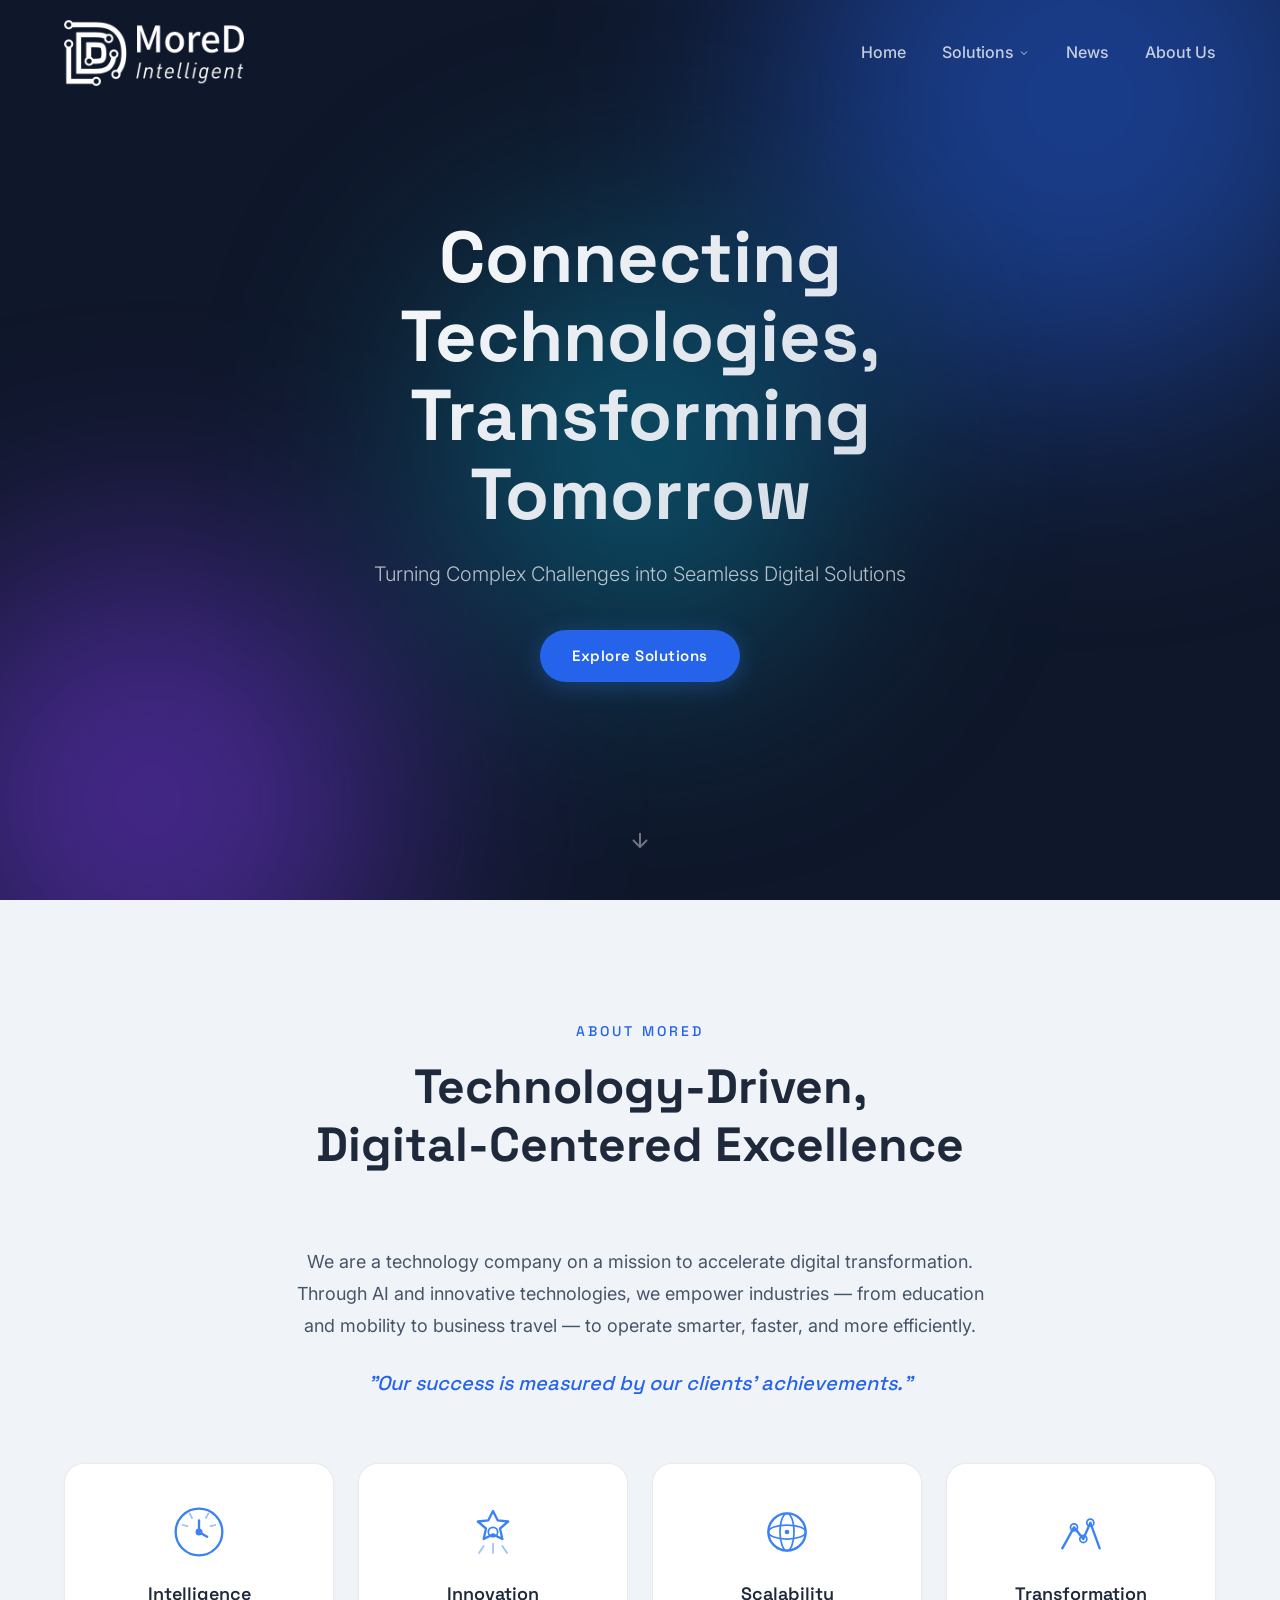
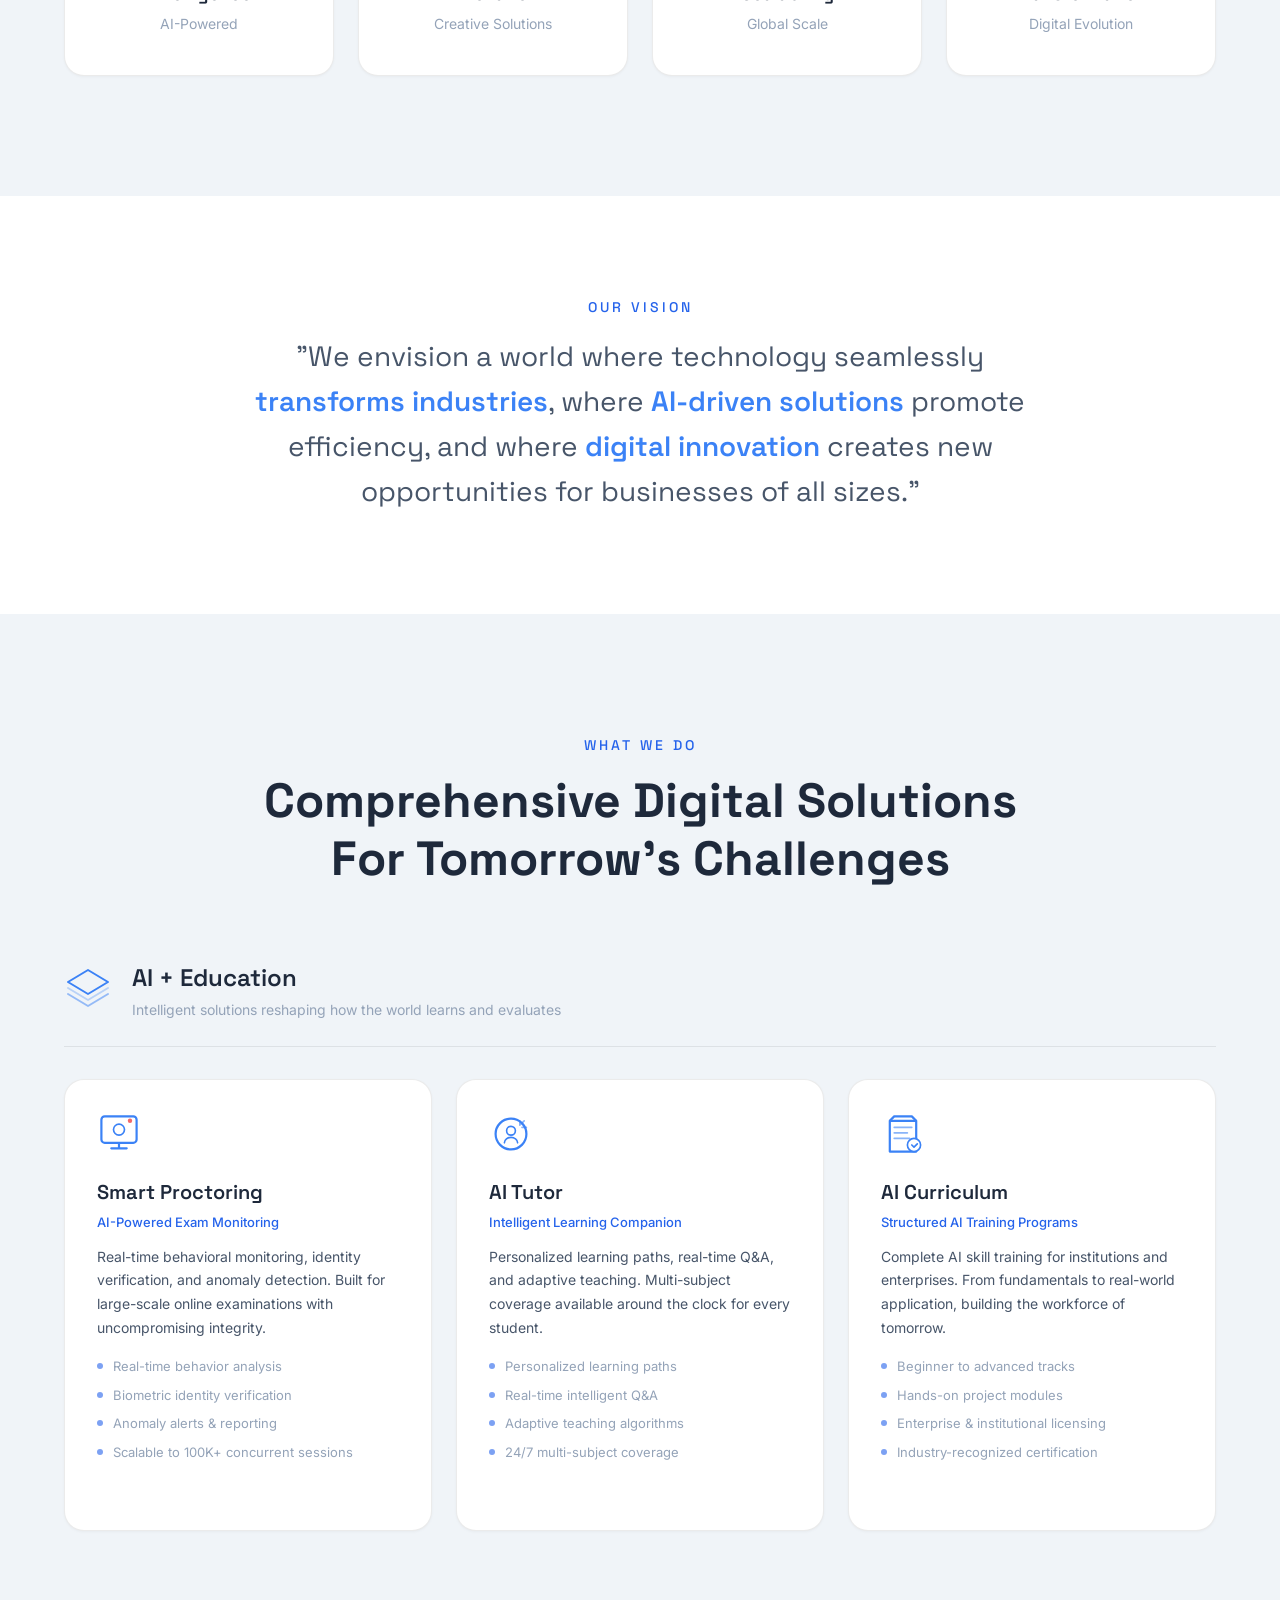
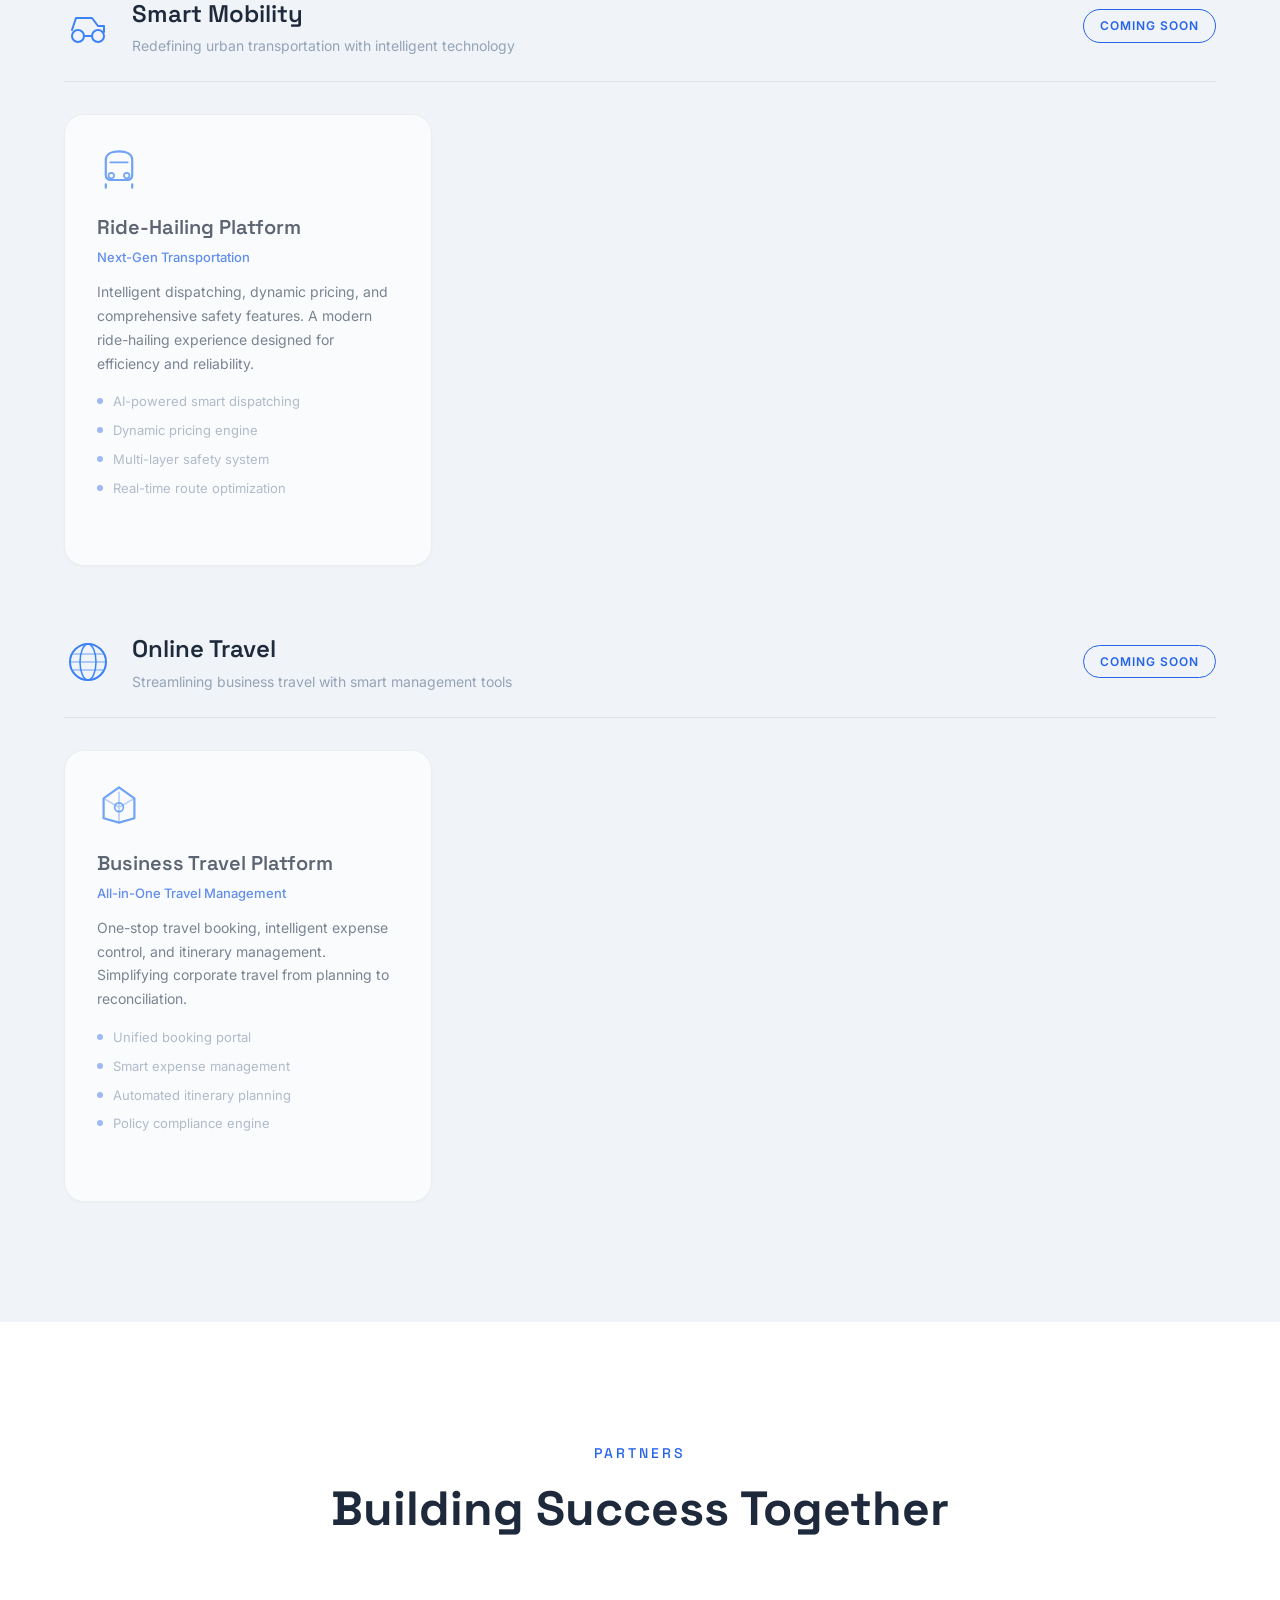
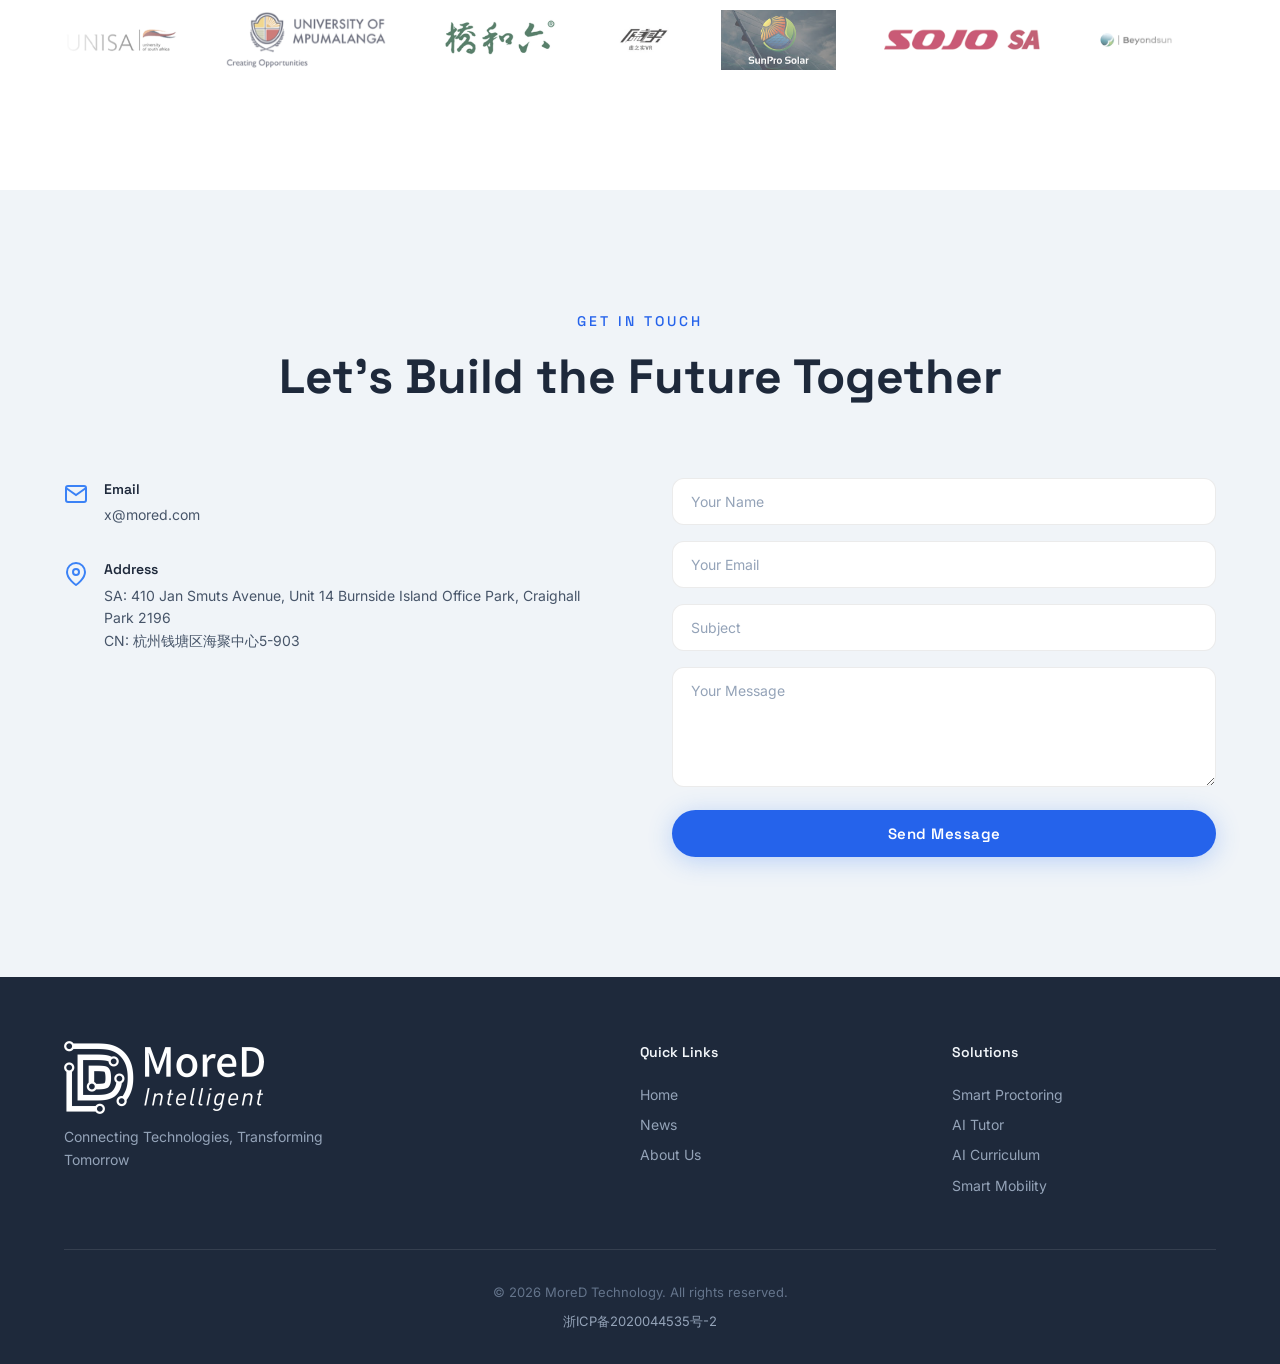
<file: index.html>
<!DOCTYPE html>
<html lang="en">
<head>
    <meta charset="UTF-8">
    <meta name="viewport" content="width=device-width, initial-scale=1.0">
    <title>MoreD Technology — Connecting Technologies, Transforming Tomorrow</title>
    <meta name="description" content="MoreD Technology delivers comprehensive digital solutions powered by AI and innovation. Education, mobility, and travel platforms for tomorrow's challenges.">
    <link rel="preconnect" href="https://fonts.googleapis.com">
    <link rel="preconnect" href="https://fonts.gstatic.com" crossorigin>
    <link href="https://fonts.googleapis.com/css2?family=Inter:wght@300;400;500;600;700&family=Space+Grotesk:wght@400;500;600;700&display=swap" rel="stylesheet">
    <link rel="stylesheet" href="css/style.css?v=2">
</head>
<body class="page-home">
    <!-- Header -->
    <header class="header" id="header">
        <div class="header-container">
            <a href="#hero" class="logo">
                <img class="logo-icon" src="assets/logo-icon.png?v=2" alt="MoreD">
            </a>
            <nav class="nav">
                <a href="index.html" class="nav-link active">Home</a>
                <div class="nav-item">
                    <a href="#solutions" class="nav-link">Solutions <svg class="dropdown-arrow" viewBox="0 0 24 24" fill="none" stroke="currentColor" stroke-width="2"><path d="M6 9l6 6 6-6"/></svg></a>
                    <div class="dropdown-menu">
                        <div class="dropdown-group-title">AI + Education</div>
                        <a href="solutions/smart-proctoring.html" class="dropdown-link">Smart Proctoring</a>
                        <a href="solutions/ai-tutor.html" class="dropdown-link">AI Tutor</a>
                        <a href="solutions/ai-curriculum.html" class="dropdown-link">AI Curriculum</a>
                        <div class="dropdown-divider"></div>
                        <div class="dropdown-group-title">Smart Mobility</div>
                        <a href="solutions/ride-hailing.html" class="dropdown-link">Ride-Hailing Platform <span class="badge-soon">Coming Soon</span></a>
                        <div class="dropdown-divider"></div>
                        <div class="dropdown-group-title">Online Travel</div>
                        <a href="solutions/business-travel.html" class="dropdown-link">Business Travel Platform <span class="badge-soon">Coming Soon</span></a>
                    </div>
                </div>
                <a href="news.html" class="nav-link">News</a>
                <a href="about.html" class="nav-link">About Us</a>
            </nav>
            <button class="mobile-toggle" id="mobile-toggle" aria-label="Toggle navigation">
                <span></span>
                <span></span>
                <span></span>
            </button>
        </div>
    </header>

    <!-- Mobile Nav -->
    <div class="mobile-nav" id="mobile-nav">
        <a href="index.html" class="mobile-nav-link">Home</a>
        <div class="mobile-nav-item">
            <button class="mobile-nav-toggle" id="mobile-solutions-toggle">Solutions <svg class="dropdown-arrow" viewBox="0 0 24 24" fill="none" stroke="currentColor" stroke-width="2"><path d="M6 9l6 6 6-6"/></svg></button>
            <div class="mobile-submenu" id="mobile-submenu">
                <span class="mobile-submenu-title">AI + Education</span>
                <a href="solutions/smart-proctoring.html">Smart Proctoring</a>
                <a href="solutions/ai-tutor.html">AI Tutor</a>
                <a href="solutions/ai-curriculum.html">AI Curriculum</a>
                <span class="mobile-submenu-title">Smart Mobility</span>
                <a href="solutions/ride-hailing.html">Ride-Hailing Platform</a>
                <span class="mobile-submenu-title">Online Travel</span>
                <a href="solutions/business-travel.html">Business Travel Platform</a>
            </div>
        </div>
        <a href="news.html" class="mobile-nav-link">News</a>
        <a href="about.html" class="mobile-nav-link">About Us</a>
    </div>

    <!-- Hero Section -->
    <section class="hero" id="hero">
        <div class="hero-bg">
            <div class="hero-gradient hero-gradient-1"></div>
            <div class="hero-gradient hero-gradient-2"></div>
            <div class="hero-gradient hero-gradient-3"></div>
        </div>
        <div class="hero-content">
            <h1 class="hero-title fade-in">Connecting Technologies,<br>Transforming Tomorrow</h1>
            <p class="hero-subtitle fade-in">Turning Complex Challenges into Seamless Digital Solutions</p>
            <a href="#solutions" class="btn btn-primary fade-in">Explore Solutions</a>
        </div>
        <div class="hero-scroll">
            <svg width="24" height="24" viewBox="0 0 24 24" fill="none" stroke="currentColor" stroke-width="2">
                <path d="M12 5v14M5 12l7 7 7-7"/>
            </svg>
        </div>
    </section>

    <!-- About Section -->
    <section class="section about" id="about">
        <div class="container">
            <div class="section-header">
                <p class="section-tag fade-in">About MoreD</p>
                <h2 class="section-title fade-in">Technology-Driven,<br>Digital-Centered Excellence</h2>
            </div>
            <div class="about-content">
                <div class="about-text fade-in">
                    <p class="about-lead">We are a technology company on a mission to accelerate digital transformation. Through AI and innovative technologies, we empower industries — from education and mobility to business travel — to operate smarter, faster, and more efficiently.</p>
                    <p class="about-quote">"Our success is measured by our clients' achievements."</p>
                </div>
                <div class="about-grid">
                    <div class="about-card fade-in">
                        <div class="about-card-icon">
                            <svg viewBox="0 0 48 48" fill="none" xmlns="http://www.w3.org/2000/svg">
                                <circle cx="24" cy="24" r="20" stroke="#3b82f6" stroke-width="2"/>
                                <path d="M24 14v10l7 4" stroke="#3b82f6" stroke-width="2" stroke-linecap="round"/>
                                <circle cx="24" cy="24" r="3" fill="#3b82f6"/>
                                <path d="M16 8l2 4M32 8l-2 4M10 18l4 1M38 18l-4 1" stroke="#3b82f6" stroke-width="1.5" stroke-linecap="round" opacity="0.5"/>
                            </svg>
                        </div>
                        <h3>Intelligence</h3>
                        <p>AI-Powered</p>
                    </div>
                    <div class="about-card fade-in">
                        <div class="about-card-icon">
                            <svg viewBox="0 0 48 48" fill="none" xmlns="http://www.w3.org/2000/svg">
                                <path d="M24 6l4 8 9 1-7 6 2 9-8-4-8 4 2-9-7-6 9-1z" stroke="#3b82f6" stroke-width="2" stroke-linejoin="round"/>
                                <circle cx="24" cy="24" r="4" stroke="#3b82f6" stroke-width="1.5"/>
                                <path d="M24 34v8M16 36l-4 6M32 36l4 6" stroke="#3b82f6" stroke-width="1.5" stroke-linecap="round" opacity="0.5"/>
                            </svg>
                        </div>
                        <h3>Innovation</h3>
                        <p>Creative Solutions</p>
                    </div>
                    <div class="about-card fade-in">
                        <div class="about-card-icon">
                            <svg viewBox="0 0 48 48" fill="none" xmlns="http://www.w3.org/2000/svg">
                                <circle cx="24" cy="24" r="16" stroke="#3b82f6" stroke-width="2"/>
                                <ellipse cx="24" cy="24" rx="16" ry="6" stroke="#3b82f6" stroke-width="1.5"/>
                                <ellipse cx="24" cy="24" rx="6" ry="16" stroke="#3b82f6" stroke-width="1.5"/>
                                <circle cx="24" cy="24" r="2" fill="#3b82f6"/>
                            </svg>
                        </div>
                        <h3>Scalability</h3>
                        <p>Global Scale</p>
                    </div>
                    <div class="about-card fade-in">
                        <div class="about-card-icon">
                            <svg viewBox="0 0 48 48" fill="none" xmlns="http://www.w3.org/2000/svg">
                                <path d="M8 38L18 20l8 10 6-14 8 22" stroke="#3b82f6" stroke-width="2" stroke-linecap="round" stroke-linejoin="round"/>
                                <circle cx="18" cy="20" r="3" stroke="#3b82f6" stroke-width="1.5"/>
                                <circle cx="26" cy="30" r="3" stroke="#3b82f6" stroke-width="1.5"/>
                                <circle cx="32" cy="16" r="3" stroke="#3b82f6" stroke-width="1.5"/>
                            </svg>
                        </div>
                        <h3>Transformation</h3>
                        <p>Digital Evolution</p>
                    </div>
                </div>
            </div>
        </div>
    </section>

    <!-- Vision Section -->
    <section class="section vision">
        <div class="container">
            <div class="vision-content fade-in">
                <p class="section-tag">Our Vision</p>
                <blockquote class="vision-quote">
                    "We envision a world where technology seamlessly <strong>transforms industries</strong>, where <strong>AI-driven solutions</strong> promote efficiency, and where <strong>digital innovation</strong> creates new opportunities for businesses of all sizes."
                </blockquote>
            </div>
        </div>
    </section>

    <!-- Solutions Section -->
    <section class="section solutions" id="solutions">
        <div class="container">
            <div class="section-header">
                <p class="section-tag fade-in">What We Do</p>
                <h2 class="section-title fade-in">Comprehensive Digital Solutions<br>For Tomorrow's Challenges</h2>
            </div>

            <!-- AI + Education -->
            <div class="solutions-group fade-in">
                <div class="solutions-group-header">
                    <div class="solutions-group-icon">
                        <svg viewBox="0 0 48 48" fill="none" xmlns="http://www.w3.org/2000/svg">
                            <path d="M24 4L4 16l20 12 20-12L24 4z" stroke="#3b82f6" stroke-width="2" stroke-linejoin="round"/>
                            <path d="M4 28l20 12 20-12" stroke="#3b82f6" stroke-width="2" stroke-linecap="round" stroke-linejoin="round" opacity="0.5"/>
                            <path d="M4 22l20 12 20-12" stroke="#3b82f6" stroke-width="2" stroke-linecap="round" stroke-linejoin="round" opacity="0.3"/>
                        </svg>
                    </div>
                    <div>
                        <h3 class="solutions-group-title">AI + Education</h3>
                        <p class="solutions-group-desc">Intelligent solutions reshaping how the world learns and evaluates</p>
                    </div>
                </div>
                <div class="solutions-cards">
                    <a href="solutions/smart-proctoring.html" class="solution-card solution-card--link">
                        <div class="solution-card-icon">
                            <svg viewBox="0 0 40 40" fill="none" xmlns="http://www.w3.org/2000/svg">
                                <rect x="4" y="4" width="32" height="24" rx="3" stroke="#3b82f6" stroke-width="2"/>
                                <circle cx="20" cy="16" r="5" stroke="#3b82f6" stroke-width="1.5"/>
                                <path d="M13 33h14" stroke="#3b82f6" stroke-width="2" stroke-linecap="round"/>
                                <path d="M20 28v5" stroke="#3b82f6" stroke-width="2"/>
                                <circle cx="30" cy="8" r="2" fill="#ef4444" opacity="0.8"/>
                            </svg>
                        </div>
                        <h4 class="solution-card-title">Smart Proctoring</h4>
                        <p class="solution-card-subtitle">AI-Powered Exam Monitoring</p>
                        <p class="solution-card-desc">Real-time behavioral monitoring, identity verification, and anomaly detection. Built for large-scale online examinations with uncompromising integrity.</p>
                        <ul class="solution-card-features">
                            <li>Real-time behavior analysis</li>
                            <li>Biometric identity verification</li>
                            <li>Anomaly alerts & reporting</li>
                            <li>Scalable to 100K+ concurrent sessions</li>
                        </ul>
                        <span class="solution-card-arrow">Learn More →</span>
                    </a>
                    <a href="solutions/ai-tutor.html" class="solution-card solution-card--link">
                        <div class="solution-card-icon">
                            <svg viewBox="0 0 40 40" fill="none" xmlns="http://www.w3.org/2000/svg">
                                <rect x="6" y="6" width="28" height="28" rx="14" stroke="#3b82f6" stroke-width="2"/>
                                <circle cx="20" cy="17" r="4" stroke="#3b82f6" stroke-width="1.5"/>
                                <path d="M14 28c0-3 3-5 6-5s6 2 6 5" stroke="#3b82f6" stroke-width="1.5" stroke-linecap="round"/>
                                <path d="M28 12l4-4M30 14h4M28 12v-4" stroke="#3b82f6" stroke-width="1.5" stroke-linecap="round" opacity="0.6"/>
                            </svg>
                        </div>
                        <h4 class="solution-card-title">AI Tutor</h4>
                        <p class="solution-card-subtitle">Intelligent Learning Companion</p>
                        <p class="solution-card-desc">Personalized learning paths, real-time Q&A, and adaptive teaching. Multi-subject coverage available around the clock for every student.</p>
                        <ul class="solution-card-features">
                            <li>Personalized learning paths</li>
                            <li>Real-time intelligent Q&A</li>
                            <li>Adaptive teaching algorithms</li>
                            <li>24/7 multi-subject coverage</li>
                        </ul>
                        <span class="solution-card-arrow">Learn More →</span>
                    </a>
                    <a href="solutions/ai-curriculum.html" class="solution-card solution-card--link">
                        <div class="solution-card-icon">
                            <svg viewBox="0 0 40 40" fill="none" xmlns="http://www.w3.org/2000/svg">
                                <path d="M8 8h24v28H8z" stroke="#3b82f6" stroke-width="2" stroke-linejoin="round"/>
                                <path d="M12 14h16M12 19h12M12 24h14" stroke="#3b82f6" stroke-width="1.5" stroke-linecap="round" opacity="0.6"/>
                                <path d="M8 8l4-4h16l4 4" stroke="#3b82f6" stroke-width="2" stroke-linejoin="round"/>
                                <circle cx="30" cy="30" r="6" fill="#ffffff" stroke="#3b82f6" stroke-width="1.5"/>
                                <path d="M28 30l2 2 3-3" stroke="#3b82f6" stroke-width="1.5" stroke-linecap="round" stroke-linejoin="round"/>
                            </svg>
                        </div>
                        <h4 class="solution-card-title">AI Curriculum</h4>
                        <p class="solution-card-subtitle">Structured AI Training Programs</p>
                        <p class="solution-card-desc">Complete AI skill training for institutions and enterprises. From fundamentals to real-world application, building the workforce of tomorrow.</p>
                        <ul class="solution-card-features">
                            <li>Beginner to advanced tracks</li>
                            <li>Hands-on project modules</li>
                            <li>Enterprise & institutional licensing</li>
                            <li>Industry-recognized certification</li>
                        </ul>
                        <span class="solution-card-arrow">Learn More →</span>
                    </a>
                </div>
            </div>

            <!-- Smart Mobility -->
            <div class="solutions-group fade-in">
                <div class="solutions-group-header">
                    <div class="solutions-group-icon">
                        <svg viewBox="0 0 48 48" fill="none" xmlns="http://www.w3.org/2000/svg">
                            <circle cx="14" cy="34" r="6" stroke="#3b82f6" stroke-width="2"/>
                            <circle cx="34" cy="34" r="6" stroke="#3b82f6" stroke-width="2"/>
                            <path d="M20 34h8M8 28l4-12h16l6 8h6v6" stroke="#3b82f6" stroke-width="2" stroke-linecap="round" stroke-linejoin="round"/>
                        </svg>
                    </div>
                    <div>
                        <h3 class="solutions-group-title">Smart Mobility</h3>
                        <p class="solutions-group-desc">Redefining urban transportation with intelligent technology</p>
                    </div>
                    <span class="badge-coming-soon">Coming Soon</span>
                </div>
                <div class="solutions-cards">
                    <a href="solutions/ride-hailing.html" class="solution-card solution-card--coming-soon solution-card--link">
                        <div class="solution-card-icon">
                            <svg viewBox="0 0 40 40" fill="none" xmlns="http://www.w3.org/2000/svg">
                                <path d="M20 4c-6 0-12 2-12 8v14c0 2 2 4 4 4h16c2 0 4-2 4-4V12c0-6-6-8-12-8z" stroke="#3b82f6" stroke-width="2"/>
                                <circle cx="13" cy="26" r="2.5" stroke="#3b82f6" stroke-width="1.5"/>
                                <circle cx="27" cy="26" r="2.5" stroke="#3b82f6" stroke-width="1.5"/>
                                <path d="M12 14h16" stroke="#3b82f6" stroke-width="1.5" stroke-linecap="round"/>
                                <path d="M8 34v3M32 34v3" stroke="#3b82f6" stroke-width="2" stroke-linecap="round"/>
                            </svg>
                        </div>
                        <h4 class="solution-card-title">Ride-Hailing Platform</h4>
                        <p class="solution-card-subtitle">Next-Gen Transportation</p>
                        <p class="solution-card-desc">Intelligent dispatching, dynamic pricing, and comprehensive safety features. A modern ride-hailing experience designed for efficiency and reliability.</p>
                        <ul class="solution-card-features">
                            <li>AI-powered smart dispatching</li>
                            <li>Dynamic pricing engine</li>
                            <li>Multi-layer safety system</li>
                            <li>Real-time route optimization</li>
                        </ul>
                        <span class="solution-card-arrow">Learn More →</span>
                    </a>
                </div>
            </div>

            <!-- Online Travel -->
            <div class="solutions-group fade-in">
                <div class="solutions-group-header">
                    <div class="solutions-group-icon">
                        <svg viewBox="0 0 48 48" fill="none" xmlns="http://www.w3.org/2000/svg">
                            <circle cx="24" cy="24" r="18" stroke="#3b82f6" stroke-width="2"/>
                            <ellipse cx="24" cy="24" rx="8" ry="18" stroke="#3b82f6" stroke-width="1.5"/>
                            <path d="M6 24h36M8 16h32M8 32h32" stroke="#3b82f6" stroke-width="1.5" stroke-linecap="round" opacity="0.5"/>
                        </svg>
                    </div>
                    <div>
                        <h3 class="solutions-group-title">Online Travel</h3>
                        <p class="solutions-group-desc">Streamlining business travel with smart management tools</p>
                    </div>
                    <span class="badge-coming-soon">Coming Soon</span>
                </div>
                <div class="solutions-cards">
                    <a href="solutions/business-travel.html" class="solution-card solution-card--coming-soon solution-card--link">
                        <div class="solution-card-icon">
                            <svg viewBox="0 0 40 40" fill="none" xmlns="http://www.w3.org/2000/svg">
                                <path d="M20 4L6 14v18l14 4 14-4V14L20 4z" stroke="#3b82f6" stroke-width="2" stroke-linejoin="round"/>
                                <path d="M20 8v28M6 14l14 8 14-8" stroke="#3b82f6" stroke-width="1.5" stroke-linejoin="round" opacity="0.5"/>
                                <circle cx="20" cy="22" r="4" stroke="#3b82f6" stroke-width="1.5"/>
                            </svg>
                        </div>
                        <h4 class="solution-card-title">Business Travel Platform</h4>
                        <p class="solution-card-subtitle">All-in-One Travel Management</p>
                        <p class="solution-card-desc">One-stop travel booking, intelligent expense control, and itinerary management. Simplifying corporate travel from planning to reconciliation.</p>
                        <ul class="solution-card-features">
                            <li>Unified booking portal</li>
                            <li>Smart expense management</li>
                            <li>Automated itinerary planning</li>
                            <li>Policy compliance engine</li>
                        </ul>
                        <span class="solution-card-arrow">Learn More →</span>
                    </a>
                </div>
            </div>
        </div>
    </section>

    <!-- Partners Section -->
    <section class="section partners" id="partners">
        <div class="container">
            <div class="section-header">
                <p class="section-tag fade-in">Partners</p>
                <h2 class="section-title fade-in">Building Success Together</h2>
            </div>
            <div class="partners-track-wrapper fade-in">
                <div class="partners-track">
                    <div class="partner-logo"><img src="assets/partners/unisa.png" alt="UNISA"></div>
                    <div class="partner-logo"><img src="assets/partners/ump.png" alt="University of Mpumalanga"></div>
                    <div class="partner-logo"><img src="assets/partners/qiaohe.png" alt="Qiaohe"></div>
                    <div class="partner-logo"><img src="assets/partners/vir.png" alt="VIR VR"></div>
                    <div class="partner-logo"><img src="assets/partners/sunpro.png" alt="Sunpro Solar"></div>
                    <div class="partner-logo"><img src="assets/partners/sojo.png" alt="SOJO Electrical"></div>
                    <div class="partner-logo"><img src="assets/partners/beyondsun.png" alt="Beyondsun"></div>
                    <!-- Duplicated for seamless scroll -->
                    <div class="partner-logo"><img src="assets/partners/unisa.png" alt="UNISA"></div>
                    <div class="partner-logo"><img src="assets/partners/ump.png" alt="University of Mpumalanga"></div>
                    <div class="partner-logo"><img src="assets/partners/qiaohe.png" alt="Qiaohe"></div>
                    <div class="partner-logo"><img src="assets/partners/vir.png" alt="VIR VR"></div>
                    <div class="partner-logo"><img src="assets/partners/sunpro.png" alt="Sunpro Solar"></div>
                    <div class="partner-logo"><img src="assets/partners/sojo.png" alt="SOJO Electrical"></div>
                    <div class="partner-logo"><img src="assets/partners/beyondsun.png" alt="Beyondsun"></div>
                </div>
            </div>
        </div>
    </section>

    <!-- Contact Section -->
    <section class="section contact" id="contact">
        <div class="container">
            <div class="section-header">
                <p class="section-tag fade-in">Get in Touch</p>
                <h2 class="section-title fade-in">Let's Build the Future Together</h2>
            </div>
            <div class="contact-grid">
                <div class="contact-info fade-in">
                    <div class="contact-item">
                        <div class="contact-item-icon">
                            <svg viewBox="0 0 24 24" fill="none" stroke="#3b82f6" stroke-width="2">
                                <path d="M4 4h16c1.1 0 2 .9 2 2v12c0 1.1-.9 2-2 2H4c-1.1 0-2-.9-2-2V6c0-1.1.9-2 2-2z"/>
                                <path d="M22 6l-10 7L2 6"/>
                            </svg>
                        </div>
                        <div>
                            <h4>Email</h4>
                            <p>x@mored.com</p>
                        </div>
                    </div>
                    <div class="contact-item">
                        <div class="contact-item-icon">
                            <svg viewBox="0 0 24 24" fill="none" stroke="#3b82f6" stroke-width="2">
                                <path d="M21 10c0 7-9 13-9 13s-9-6-9-13a9 9 0 0118 0z"/>
                                <circle cx="12" cy="10" r="3"/>
                            </svg>
                        </div>
                        <div>
                            <h4>Address</h4>
                            <p>SA: 410 Jan Smuts Avenue, Unit 14 Burnside Island Office Park, Craighall Park 2196</p>
                            <p>CN: 杭州钱塘区海聚中心5-903</p>
                        </div>
                    </div>
                </div>
                <form class="contact-form fade-in" id="contact-form">
                    <div class="form-group">
                        <input type="text" id="name" name="name" placeholder="Your Name" required>
                    </div>
                    <div class="form-group">
                        <input type="email" id="email" name="email" placeholder="Your Email" required>
                    </div>
                    <div class="form-group">
                        <input type="text" id="subject" name="subject" placeholder="Subject">
                    </div>
                    <div class="form-group">
                        <textarea id="message" name="message" rows="5" placeholder="Your Message" required></textarea>
                    </div>
                    <button type="submit" class="btn btn-primary btn-full">Send Message</button>
                </form>
            </div>
        </div>
    </section>

    <!-- Footer -->
    <footer class="footer">
        <div class="container">
            <div class="footer-grid">
                <div class="footer-brand">
                    <a href="#hero" class="logo">
                        <img class="logo-icon" src="assets/logo-icon.png?v=2" alt="MoreD">
                    </a>
                    <p class="footer-tagline">Connecting Technologies, Transforming Tomorrow</p>
                </div>
                <div class="footer-links">
                    <h4>Quick Links</h4>
                    <a href="index.html">Home</a>
                    <a href="news.html">News</a>
                    <a href="about.html">About Us</a>
                </div>
                <div class="footer-links">
                    <h4>Solutions</h4>
                    <a href="solutions/smart-proctoring.html">Smart Proctoring</a>
                    <a href="solutions/ai-tutor.html">AI Tutor</a>
                    <a href="solutions/ai-curriculum.html">AI Curriculum</a>
                    <a href="solutions/ride-hailing.html">Smart Mobility</a>
                </div>
            </div>
            <div class="footer-bottom">
                <p>&copy; 2026 MoreD Technology. All rights reserved.</p>
                <p class="footer-icp"><a href="https://beian.miit.gov.cn/" target="_blank" rel="noopener noreferrer" lang="zh-CN">浙ICP备2020044535号-2</a></p>
            </div>
        </div>
    </footer>

    <script src="js/main.js"></script>
</body>
</html>
</file>
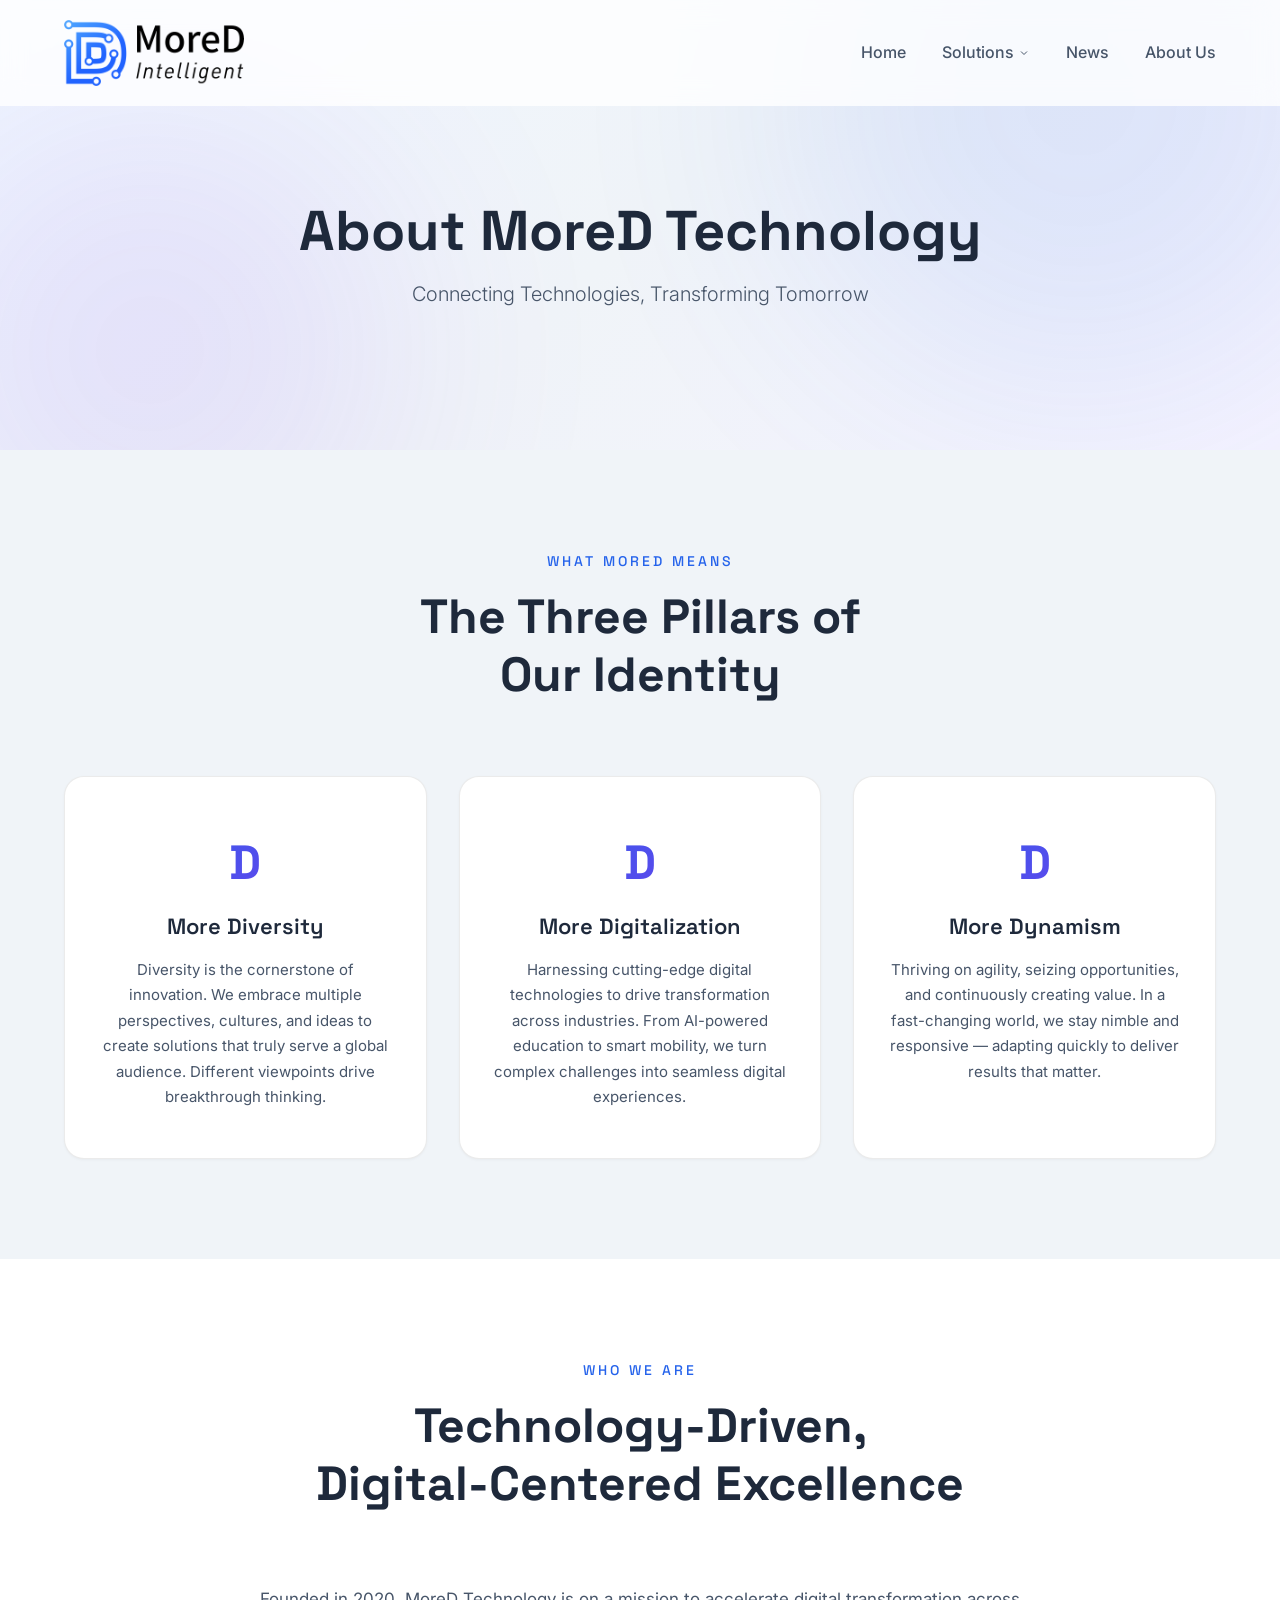
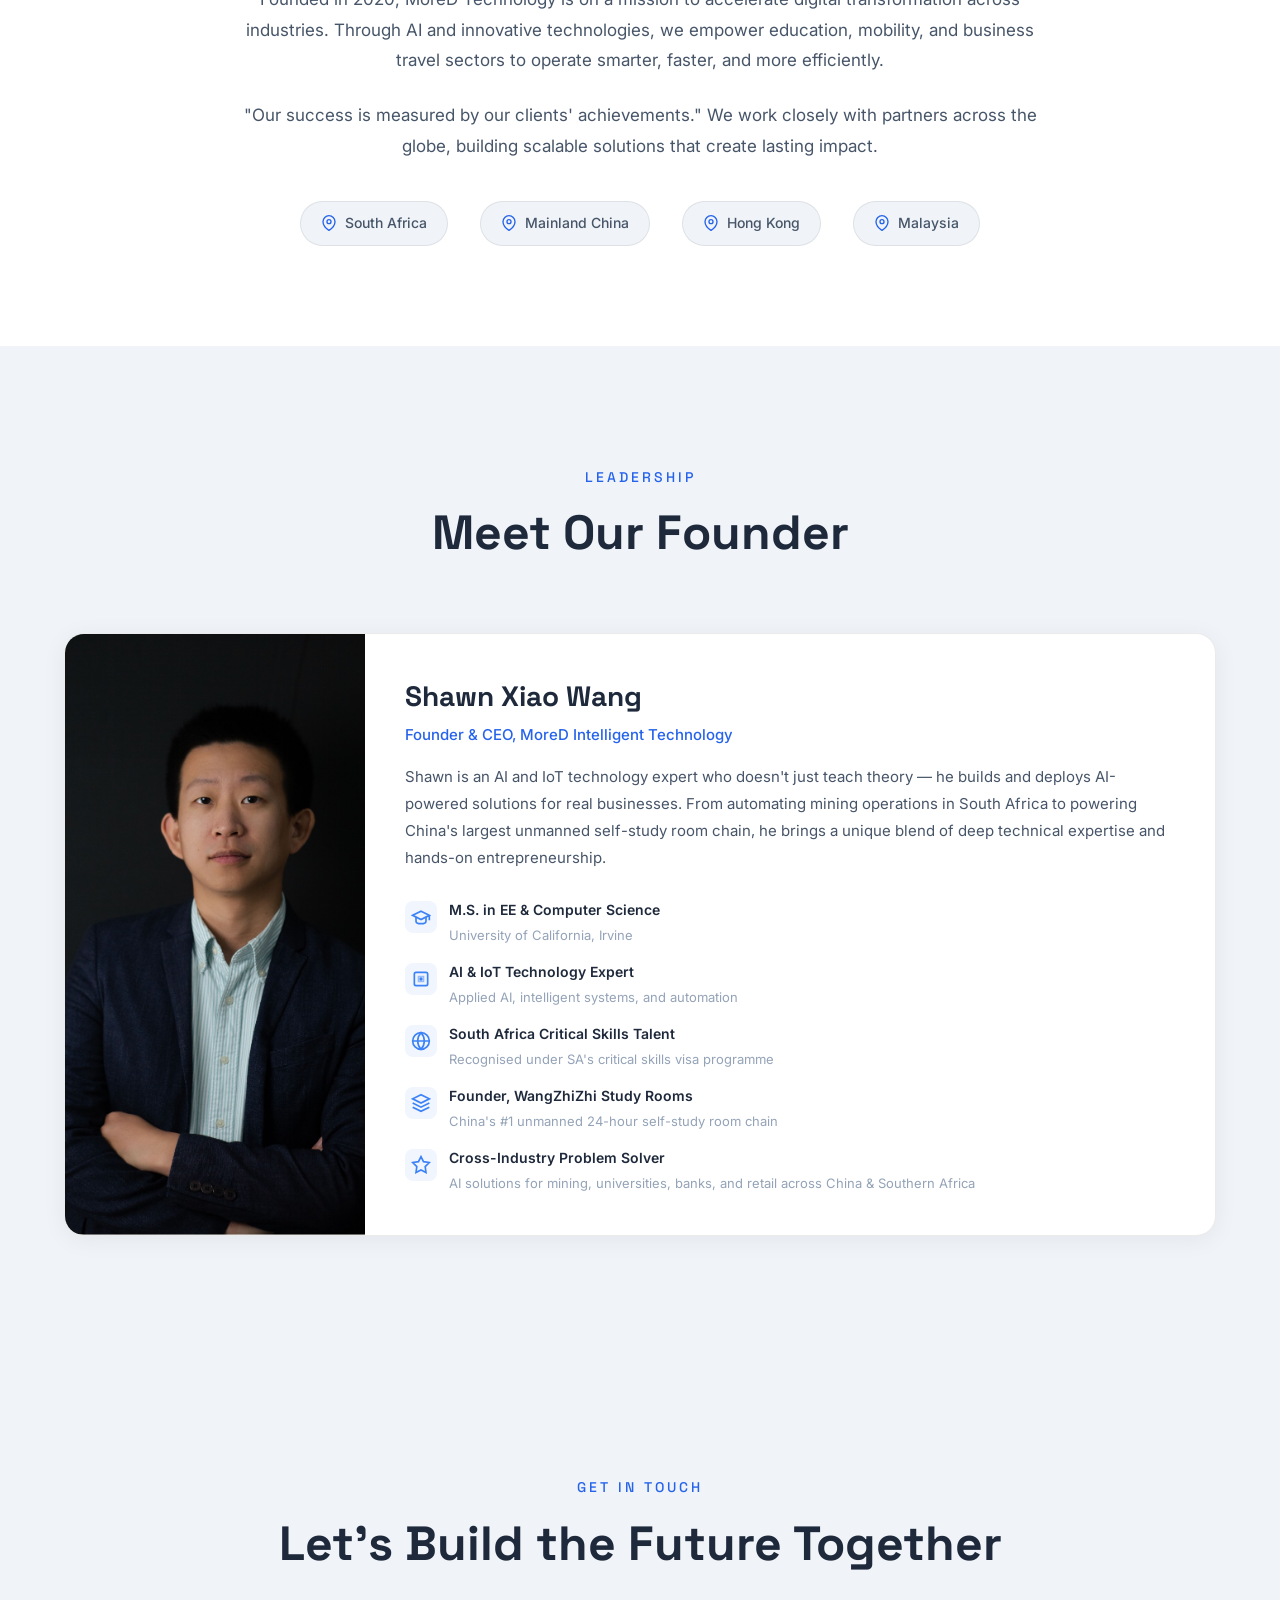
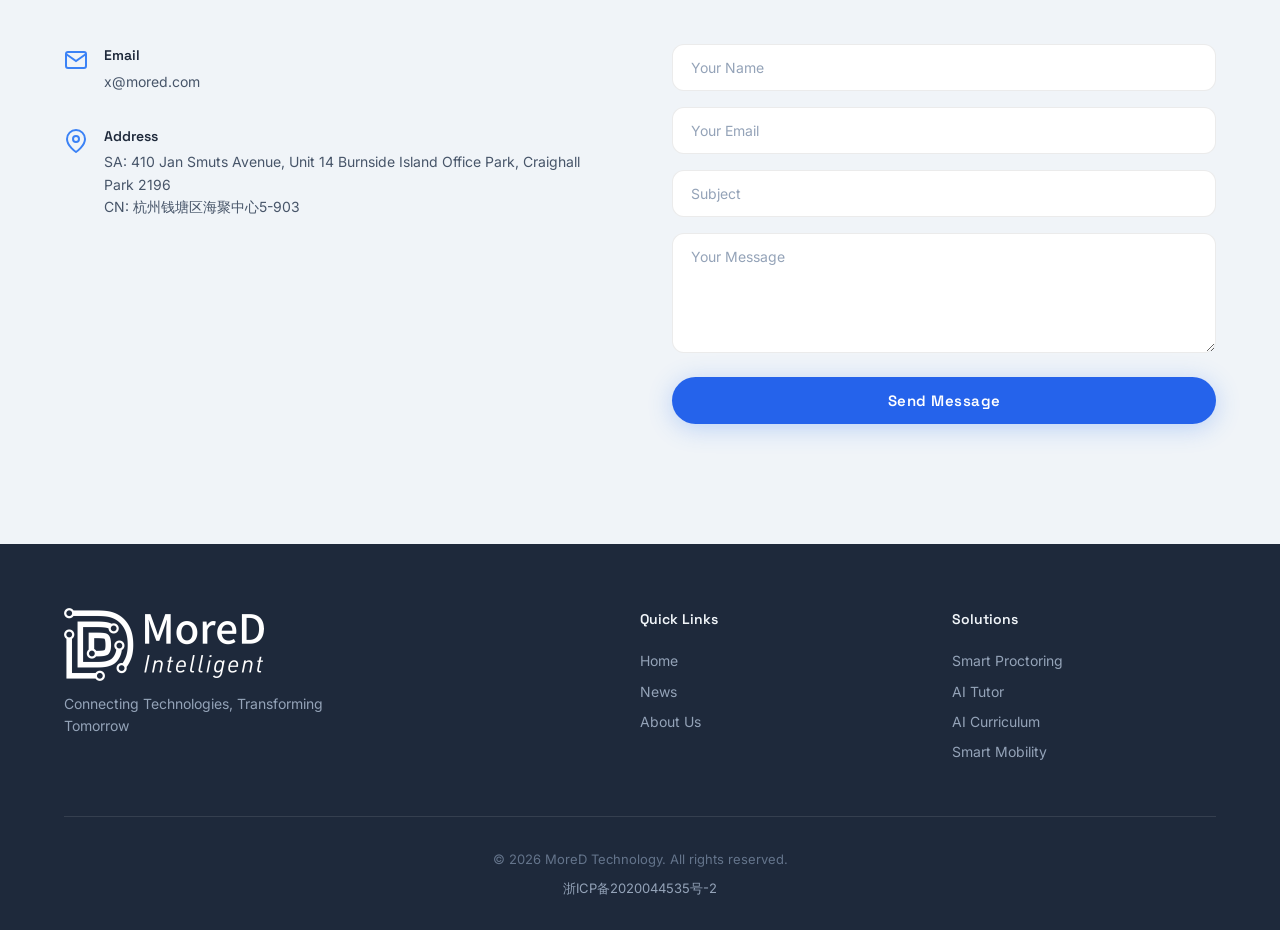
<file: about.html>
<!DOCTYPE html>
<html lang="en">
<head>
    <meta charset="UTF-8">
    <meta name="viewport" content="width=device-width, initial-scale=1.0">
    <title>About Us — MoreD Technology</title>
    <meta name="description" content="Learn about MoreD Technology — More Diversity, More Digitalization, More Dynamism. Connecting technologies, transforming tomorrow.">
    <link rel="preconnect" href="https://fonts.googleapis.com">
    <link rel="preconnect" href="https://fonts.gstatic.com" crossorigin>
    <link href="https://fonts.googleapis.com/css2?family=Inter:wght@300;400;500;600;700&family=Space+Grotesk:wght@400;500;600;700&display=swap" rel="stylesheet">
    <link rel="stylesheet" href="css/style.css?v=2">
    <link rel="stylesheet" href="css/solution.css">
    <style>
        /* About Page Specific Styles */
        .about-hero {
            position: relative;
            min-height: 50vh;
            display: flex;
            align-items: center;
            justify-content: center;
            overflow: hidden;
            background: linear-gradient(135deg, #eff6ff 0%, #f0f4f8 50%, #f5f3ff 100%);
        }

        .about-hero-bg {
            position: absolute;
            inset: 0;
            overflow: hidden;
        }

        .about-hero-bg .hero-gradient {
            opacity: 0.1;
        }

        .about-hero-content {
            position: relative;
            z-index: 1;
            text-align: center;
            padding: 120px 24px 60px;
            max-width: 800px;
            margin: 0 auto;
        }

        .about-hero-title {
            font-family: var(--font-heading);
            font-size: clamp(36px, 6vw, 56px);
            font-weight: 700;
            line-height: 1.1;
            margin-bottom: 16px;
            color: var(--text-primary);
        }

        .about-hero-subtitle {
            font-size: clamp(16px, 2.5vw, 20px);
            color: var(--text-secondary);
            font-weight: 300;
        }

        /* MoreD Meaning Section */
        .meaning-section {
            background: var(--bg-secondary);
            padding: 100px 0;
        }

        .meaning-grid {
            display: grid;
            grid-template-columns: repeat(3, 1fr);
            gap: 32px;
            margin-top: 64px;
        }

        .meaning-card {
            text-align: center;
            padding: 48px 32px;
            background: #ffffff;
            border: 1px solid var(--border);
            border-radius: var(--radius-lg);
            transition: var(--transition);
            position: relative;
            overflow: hidden;
            box-shadow: 0 1px 3px rgba(0, 0, 0, 0.04);
        }

        .meaning-card::before {
            content: '';
            position: absolute;
            top: 0;
            left: 0;
            right: 0;
            height: 3px;
            background: linear-gradient(90deg, var(--gradient-1), var(--gradient-2));
            opacity: 0;
            transition: var(--transition);
        }

        .meaning-card:hover {
            background: rgba(37, 99, 235, 0.04);
            border-color: rgba(37, 99, 235, 0.2);
            transform: translateY(-4px);
        }

        .meaning-card:hover::before {
            opacity: 1;
        }

        .meaning-letter {
            font-family: var(--font-heading);
            font-size: 48px;
            font-weight: 700;
            background: linear-gradient(135deg, var(--accent) 0%, var(--gradient-2) 100%);
            -webkit-background-clip: text;
            -webkit-text-fill-color: transparent;
            background-clip: text;
            margin-bottom: 8px;
        }

        .meaning-card h3 {
            font-family: var(--font-heading);
            font-size: 22px;
            font-weight: 600;
            margin-bottom: 12px;
            color: var(--text-primary);
        }

        .meaning-card p {
            font-size: 15px;
            color: var(--text-secondary);
            line-height: 1.7;
        }

        /* Company Info Section */
        .company-section {
            background: var(--bg-primary);
            padding: 100px 0;
        }

        .company-content {
            max-width: 800px;
            margin: 0 auto;
            text-align: center;
        }

        .company-content p {
            font-size: 17px;
            color: var(--text-secondary);
            line-height: 1.8;
            margin-bottom: 24px;
        }

        .company-locations {
            display: flex;
            justify-content: center;
            flex-wrap: wrap;
            gap: 16px 32px;
            margin-top: 40px;
        }

        .location-tag {
            display: flex;
            align-items: center;
            gap: 8px;
            padding: 10px 20px;
            background: var(--bg-secondary);
            border: 1px solid var(--border);
            border-radius: 50px;
            font-size: 14px;
            color: var(--text-secondary);
            font-weight: 500;
        }

        .location-tag svg {
            width: 16px;
            height: 16px;
            color: var(--accent);
        }

        /* Founder Section */
        .founder-card {
            display: grid;
            grid-template-columns: 300px 1fr;
            background: #ffffff;
            border: 1px solid var(--border);
            border-radius: var(--radius-lg);
            overflow: hidden;
            box-shadow: 0 4px 24px rgba(0, 0, 0, 0.06);
        }

        .founder-photo {
            background: linear-gradient(135deg, #1e293b, #334155);
            display: flex;
            align-items: center;
            justify-content: center;
        }

        .founder-photo img {
            width: 100%;
            height: 100%;
            object-fit: cover;
        }

        .founder-info {
            padding: 40px;
        }

        .founder-name {
            font-family: var(--font-heading);
            font-size: 28px;
            font-weight: 700;
            color: var(--text-primary);
            margin-bottom: 4px;
        }

        .founder-role {
            font-size: 15px;
            font-weight: 500;
            color: var(--accent);
            margin-bottom: 16px;
        }

        .founder-bio {
            font-size: 15px;
            color: var(--text-secondary);
            line-height: 1.8;
            margin-bottom: 28px;
        }

        .founder-highlights {
            display: flex;
            flex-direction: column;
            gap: 14px;
        }

        .founder-highlight {
            display: flex;
            align-items: flex-start;
            gap: 12px;
        }

        .founder-highlight-icon {
            width: 32px;
            height: 32px;
            flex-shrink: 0;
            background: rgba(59, 130, 246, 0.08);
            border-radius: 8px;
            display: flex;
            align-items: center;
            justify-content: center;
            padding: 6px;
            margin-top: 2px;
        }

        .founder-highlight-icon svg {
            width: 100%;
            height: 100%;
        }

        .founder-highlight strong {
            display: block;
            font-size: 14px;
            font-weight: 600;
            color: var(--text-primary);
        }

        .founder-highlight span {
            font-size: 13px;
            color: var(--text-muted);
        }

        @media (max-width: 768px) {
            .founder-card {
                grid-template-columns: 1fr;
            }

            .founder-photo {
                max-height: 320px;
            }

            .founder-info {
                padding: 28px 24px;
            }

            .founder-name {
                font-size: 24px;
            }

            .founder-bio {
                font-size: 14px;
            }

            .about-hero-content {
                padding: 100px 20px 48px;
            }

            .meaning-section {
                padding: 64px 0;
            }

            .meaning-grid {
                grid-template-columns: 1fr;
                gap: 20px;
                margin-top: 40px;
            }

            .meaning-card {
                padding: 32px 24px;
            }

            .meaning-letter {
                font-size: 36px;
            }

            .meaning-card h3 {
                font-size: 19px;
            }

            .meaning-card p {
                font-size: 14px;
            }

            .company-section {
                padding: 64px 0;
            }

            .company-content p {
                font-size: 15px;
            }

            .location-tag {
                padding: 8px 16px;
                font-size: 13px;
            }
        }

        @media (max-width: 480px) {
            .about-hero-content {
                padding: 96px 16px 40px;
            }

            .meaning-card {
                padding: 28px 20px;
            }

            .company-locations {
                gap: 10px 16px;
            }
        }
    </style>
</head>
<body>
    <!-- Header -->
    <header class="header" id="header">
        <div class="header-container">
            <a href="index.html" class="logo">
                <img class="logo-icon" src="assets/logo-icon.png?v=2" alt="MoreD">
            </a>
            <nav class="nav">
                <a href="index.html" class="nav-link">Home</a>
                <div class="nav-item">
                    <a href="index.html#solutions" class="nav-link">Solutions <svg class="dropdown-arrow" viewBox="0 0 24 24" fill="none" stroke="currentColor" stroke-width="2"><path d="M6 9l6 6 6-6"/></svg></a>
                    <div class="dropdown-menu">
                        <div class="dropdown-group-title">AI + Education</div>
                        <a href="solutions/smart-proctoring.html" class="dropdown-link">Smart Proctoring</a>
                        <a href="solutions/ai-tutor.html" class="dropdown-link">AI Tutor</a>
                        <a href="solutions/ai-curriculum.html" class="dropdown-link">AI Curriculum</a>
                        <div class="dropdown-divider"></div>
                        <div class="dropdown-group-title">Smart Mobility</div>
                        <a href="solutions/ride-hailing.html" class="dropdown-link">Ride-Hailing Platform <span class="badge-soon">Coming Soon</span></a>
                        <div class="dropdown-divider"></div>
                        <div class="dropdown-group-title">Online Travel</div>
                        <a href="solutions/business-travel.html" class="dropdown-link">Business Travel Platform <span class="badge-soon">Coming Soon</span></a>
                    </div>
                </div>
                <a href="news.html" class="nav-link">News</a>
                <a href="about.html" class="nav-link active">About Us</a>
            </nav>
            <button class="mobile-toggle" id="mobile-toggle" aria-label="Toggle navigation">
                <span></span>
                <span></span>
                <span></span>
            </button>
        </div>
    </header>

    <!-- Mobile Nav -->
    <div class="mobile-nav" id="mobile-nav">
        <a href="index.html" class="mobile-nav-link">Home</a>
        <div class="mobile-nav-item">
            <button class="mobile-nav-toggle" id="mobile-solutions-toggle">Solutions <svg class="dropdown-arrow" viewBox="0 0 24 24" fill="none" stroke="currentColor" stroke-width="2"><path d="M6 9l6 6 6-6"/></svg></button>
            <div class="mobile-submenu" id="mobile-submenu">
                <span class="mobile-submenu-title">AI + Education</span>
                <a href="solutions/smart-proctoring.html">Smart Proctoring</a>
                <a href="solutions/ai-tutor.html">AI Tutor</a>
                <a href="solutions/ai-curriculum.html">AI Curriculum</a>
                <span class="mobile-submenu-title">Smart Mobility</span>
                <a href="solutions/ride-hailing.html">Ride-Hailing Platform</a>
                <span class="mobile-submenu-title">Online Travel</span>
                <a href="solutions/business-travel.html">Business Travel Platform</a>
            </div>
        </div>
        <a href="news.html" class="mobile-nav-link">News</a>
        <a href="about.html" class="mobile-nav-link">About Us</a>
    </div>

    <!-- Hero -->
    <section class="about-hero">
        <div class="about-hero-bg">
            <div class="hero-gradient hero-gradient-1"></div>
            <div class="hero-gradient hero-gradient-2"></div>
        </div>
        <div class="about-hero-content">
            <h1 class="about-hero-title fade-in">About MoreD Technology</h1>
            <p class="about-hero-subtitle fade-in">Connecting Technologies, Transforming Tomorrow</p>
        </div>
    </section>

    <!-- MoreD Meaning -->
    <section class="meaning-section">
        <div class="container">
            <div class="section-header">
                <p class="section-tag fade-in">What MoreD Means</p>
                <h2 class="section-title fade-in">The Three Pillars of<br>Our Identity</h2>
            </div>
            <div class="meaning-grid">
                <div class="meaning-card fade-in">
                    <div class="meaning-letter">D</div>
                    <h3>More Diversity</h3>
                    <p>Diversity is the cornerstone of innovation. We embrace multiple perspectives, cultures, and ideas to create solutions that truly serve a global audience. Different viewpoints drive breakthrough thinking.</p>
                </div>
                <div class="meaning-card fade-in">
                    <div class="meaning-letter">D</div>
                    <h3>More Digitalization</h3>
                    <p>Harnessing cutting-edge digital technologies to drive transformation across industries. From AI-powered education to smart mobility, we turn complex challenges into seamless digital experiences.</p>
                </div>
                <div class="meaning-card fade-in">
                    <div class="meaning-letter">D</div>
                    <h3>More Dynamism</h3>
                    <p>Thriving on agility, seizing opportunities, and continuously creating value. In a fast-changing world, we stay nimble and responsive — adapting quickly to deliver results that matter.</p>
                </div>
            </div>
        </div>
    </section>

    <!-- Company Overview -->
    <section class="company-section">
        <div class="container">
            <div class="section-header">
                <p class="section-tag fade-in">Who We Are</p>
                <h2 class="section-title fade-in">Technology-Driven,<br>Digital-Centered Excellence</h2>
            </div>
            <div class="company-content">
                <p class="fade-in">Founded in 2020, MoreD Technology is on a mission to accelerate digital transformation across industries. Through AI and innovative technologies, we empower education, mobility, and business travel sectors to operate smarter, faster, and more efficiently.</p>
                <p class="fade-in">"Our success is measured by our clients' achievements." We work closely with partners across the globe, building scalable solutions that create lasting impact.</p>
                <div class="company-locations fade-in">
                    <span class="location-tag">
                        <svg viewBox="0 0 24 24" fill="none" stroke="currentColor" stroke-width="2"><path d="M21 10c0 7-9 13-9 13s-9-6-9-13a9 9 0 0118 0z"/><circle cx="12" cy="10" r="3"/></svg>
                        South Africa
                    </span>
                    <span class="location-tag">
                        <svg viewBox="0 0 24 24" fill="none" stroke="currentColor" stroke-width="2"><path d="M21 10c0 7-9 13-9 13s-9-6-9-13a9 9 0 0118 0z"/><circle cx="12" cy="10" r="3"/></svg>
                        Mainland China
                    </span>
                    <span class="location-tag">
                        <svg viewBox="0 0 24 24" fill="none" stroke="currentColor" stroke-width="2"><path d="M21 10c0 7-9 13-9 13s-9-6-9-13a9 9 0 0118 0z"/><circle cx="12" cy="10" r="3"/></svg>
                        Hong Kong
                    </span>
                    <span class="location-tag">
                        <svg viewBox="0 0 24 24" fill="none" stroke="currentColor" stroke-width="2"><path d="M21 10c0 7-9 13-9 13s-9-6-9-13a9 9 0 0118 0z"/><circle cx="12" cy="10" r="3"/></svg>
                        Malaysia
                    </span>
                </div>
            </div>
        </div>
    </section>

    <!-- Founder -->
    <section class="section founder-section" style="background: var(--bg-secondary);">
        <div class="container">
            <div class="section-header">
                <p class="section-tag fade-in">Leadership</p>
                <h2 class="section-title fade-in">Meet Our Founder</h2>
            </div>
            <div class="founder-card fade-in">
                <div class="founder-photo">
                    <img src="assets/shawn.jpg" alt="Shawn Xiao Wang — Founder & CEO of MoreD Technology">
                </div>
                <div class="founder-info">
                    <h3 class="founder-name">Shawn Xiao Wang</h3>
                    <p class="founder-role">Founder & CEO, MoreD Intelligent Technology</p>
                    <p class="founder-bio">Shawn is an AI and IoT technology expert who doesn't just teach theory — he builds and deploys AI-powered solutions for real businesses. From automating mining operations in South Africa to powering China's largest unmanned self-study room chain, he brings a unique blend of deep technical expertise and hands-on entrepreneurship.</p>
                    <div class="founder-highlights">
                        <div class="founder-highlight">
                            <div class="founder-highlight-icon">
                                <svg viewBox="0 0 24 24" fill="none" stroke="#3b82f6" stroke-width="2"><path d="M22 10v6M2 10l10-5 10 5-10 5z"/><path d="M6 12v5c0 2 3 3 6 3s6-1 6-3v-5"/></svg>
                            </div>
                            <div>
                                <strong>M.S. in EE & Computer Science</strong>
                                <span>University of California, Irvine</span>
                            </div>
                        </div>
                        <div class="founder-highlight">
                            <div class="founder-highlight-icon">
                                <svg viewBox="0 0 24 24" fill="none" stroke="#3b82f6" stroke-width="2"><rect x="4" y="4" width="16" height="16" rx="2"/><path d="M9 9h6v6H9z" opacity="0.5"/><circle cx="12" cy="12" r="1" fill="#3b82f6"/></svg>
                            </div>
                            <div>
                                <strong>AI & IoT Technology Expert</strong>
                                <span>Applied AI, intelligent systems, and automation</span>
                            </div>
                        </div>
                        <div class="founder-highlight">
                            <div class="founder-highlight-icon">
                                <svg viewBox="0 0 24 24" fill="none" stroke="#3b82f6" stroke-width="2"><circle cx="12" cy="12" r="10"/><path d="M2 12h20M12 2a15 15 0 014 10 15 15 0 01-4 10 15 15 0 01-4-10A15 15 0 0112 2z"/></svg>
                            </div>
                            <div>
                                <strong>South Africa Critical Skills Talent</strong>
                                <span>Recognised under SA's critical skills visa programme</span>
                            </div>
                        </div>
                        <div class="founder-highlight">
                            <div class="founder-highlight-icon">
                                <svg viewBox="0 0 24 24" fill="none" stroke="#3b82f6" stroke-width="2"><path d="M12 2L2 7l10 5 10-5-10-5z"/><path d="M2 17l10 5 10-5M2 12l10 5 10-5"/></svg>
                            </div>
                            <div>
                                <strong>Founder, WangZhiZhi Study Rooms</strong>
                                <span>China's #1 unmanned 24-hour self-study room chain</span>
                            </div>
                        </div>
                        <div class="founder-highlight">
                            <div class="founder-highlight-icon">
                                <svg viewBox="0 0 24 24" fill="none" stroke="#3b82f6" stroke-width="2"><path d="M12 2l3 6 7 1-5 5 1 7-6-3-6 3 1-7-5-5 7-1z"/></svg>
                            </div>
                            <div>
                                <strong>Cross-Industry Problem Solver</strong>
                                <span>AI solutions for mining, universities, banks, and retail across China & Southern Africa</span>
                            </div>
                        </div>
                    </div>
                </div>
            </div>
        </div>
    </section>

    <!-- Contact Section -->
    <section class="section contact" id="contact">
        <div class="container">
            <div class="section-header">
                <p class="section-tag fade-in">Get in Touch</p>
                <h2 class="section-title fade-in">Let's Build the Future Together</h2>
            </div>
            <div class="contact-grid">
                <div class="contact-info fade-in">
                    <div class="contact-item">
                        <div class="contact-item-icon">
                            <svg viewBox="0 0 24 24" fill="none" stroke="#3b82f6" stroke-width="2">
                                <path d="M4 4h16c1.1 0 2 .9 2 2v12c0 1.1-.9 2-2 2H4c-1.1 0-2-.9-2-2V6c0-1.1.9-2 2-2z"/>
                                <path d="M22 6l-10 7L2 6"/>
                            </svg>
                        </div>
                        <div>
                            <h4>Email</h4>
                            <p>x@mored.com</p>
                        </div>
                    </div>
                    <div class="contact-item">
                        <div class="contact-item-icon">
                            <svg viewBox="0 0 24 24" fill="none" stroke="#3b82f6" stroke-width="2">
                                <path d="M21 10c0 7-9 13-9 13s-9-6-9-13a9 9 0 0118 0z"/>
                                <circle cx="12" cy="10" r="3"/>
                            </svg>
                        </div>
                        <div>
                            <h4>Address</h4>
                            <p>SA: 410 Jan Smuts Avenue, Unit 14 Burnside Island Office Park, Craighall Park 2196</p>
                            <p>CN: 杭州钱塘区海聚中心5-903</p>
                        </div>
                    </div>
                </div>
                <form class="contact-form fade-in" id="contact-form">
                    <div class="form-group">
                        <input type="text" id="name" name="name" placeholder="Your Name" required>
                    </div>
                    <div class="form-group">
                        <input type="email" id="email" name="email" placeholder="Your Email" required>
                    </div>
                    <div class="form-group">
                        <input type="text" id="subject" name="subject" placeholder="Subject">
                    </div>
                    <div class="form-group">
                        <textarea id="message" name="message" rows="5" placeholder="Your Message" required></textarea>
                    </div>
                    <button type="submit" class="btn btn-primary btn-full">Send Message</button>
                </form>
            </div>
        </div>
    </section>

    <!-- Footer -->
    <footer class="footer">
        <div class="container">
            <div class="footer-grid">
                <div class="footer-brand">
                    <a href="index.html" class="logo">
                        <img class="logo-icon" src="assets/logo-icon.png?v=2" alt="MoreD">
                    </a>
                    <p class="footer-tagline">Connecting Technologies, Transforming Tomorrow</p>
                </div>
                <div class="footer-links">
                    <h4>Quick Links</h4>
                    <a href="index.html">Home</a>
                    <a href="news.html">News</a>
                    <a href="about.html">About Us</a>
                </div>
                <div class="footer-links">
                    <h4>Solutions</h4>
                    <a href="solutions/smart-proctoring.html">Smart Proctoring</a>
                    <a href="solutions/ai-tutor.html">AI Tutor</a>
                    <a href="solutions/ai-curriculum.html">AI Curriculum</a>
                    <a href="solutions/ride-hailing.html">Smart Mobility</a>
                </div>
            </div>
            <div class="footer-bottom">
                <p>&copy; 2026 MoreD Technology. All rights reserved.</p>
                <p class="footer-icp"><a href="https://beian.miit.gov.cn/" target="_blank" rel="noopener noreferrer" lang="zh-CN">浙ICP备2020044535号-2</a></p>
            </div>
        </div>
    </footer>

    <script src="js/main.js"></script>
</body>
</html>
</file>
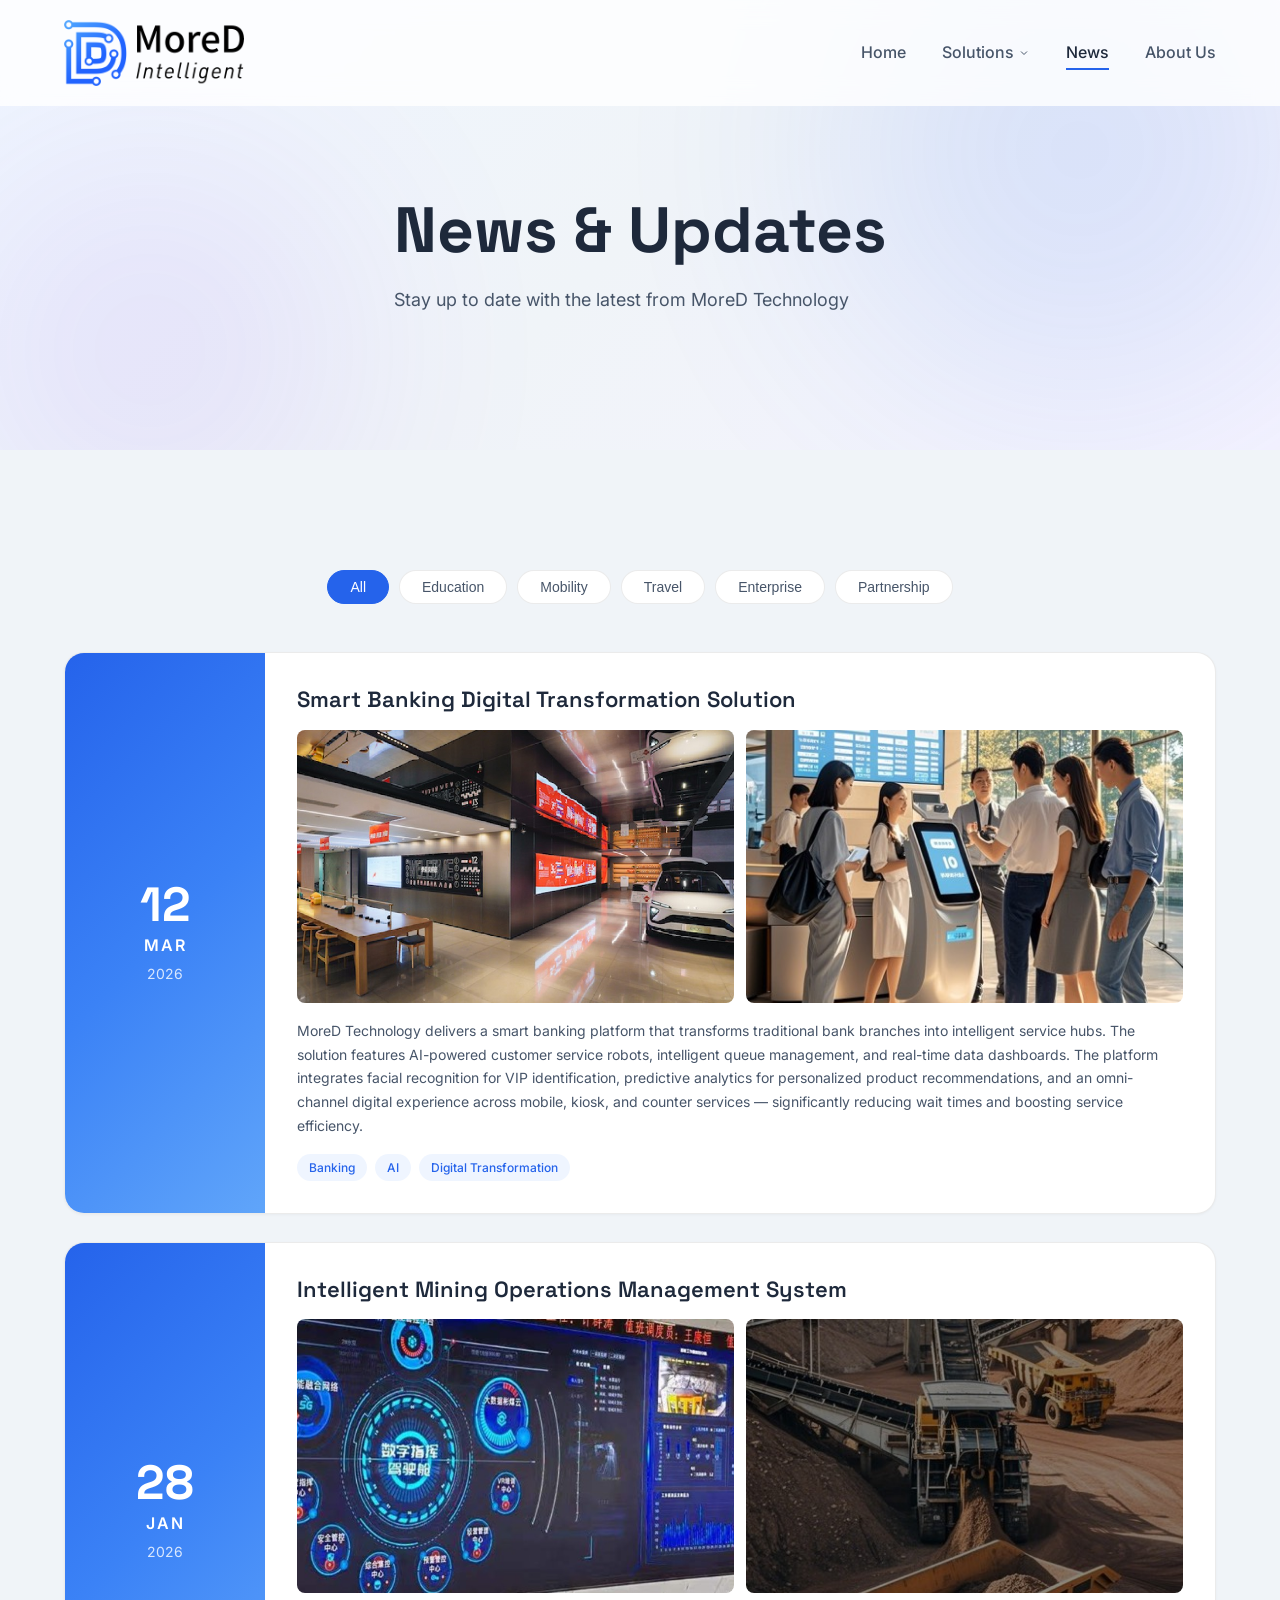
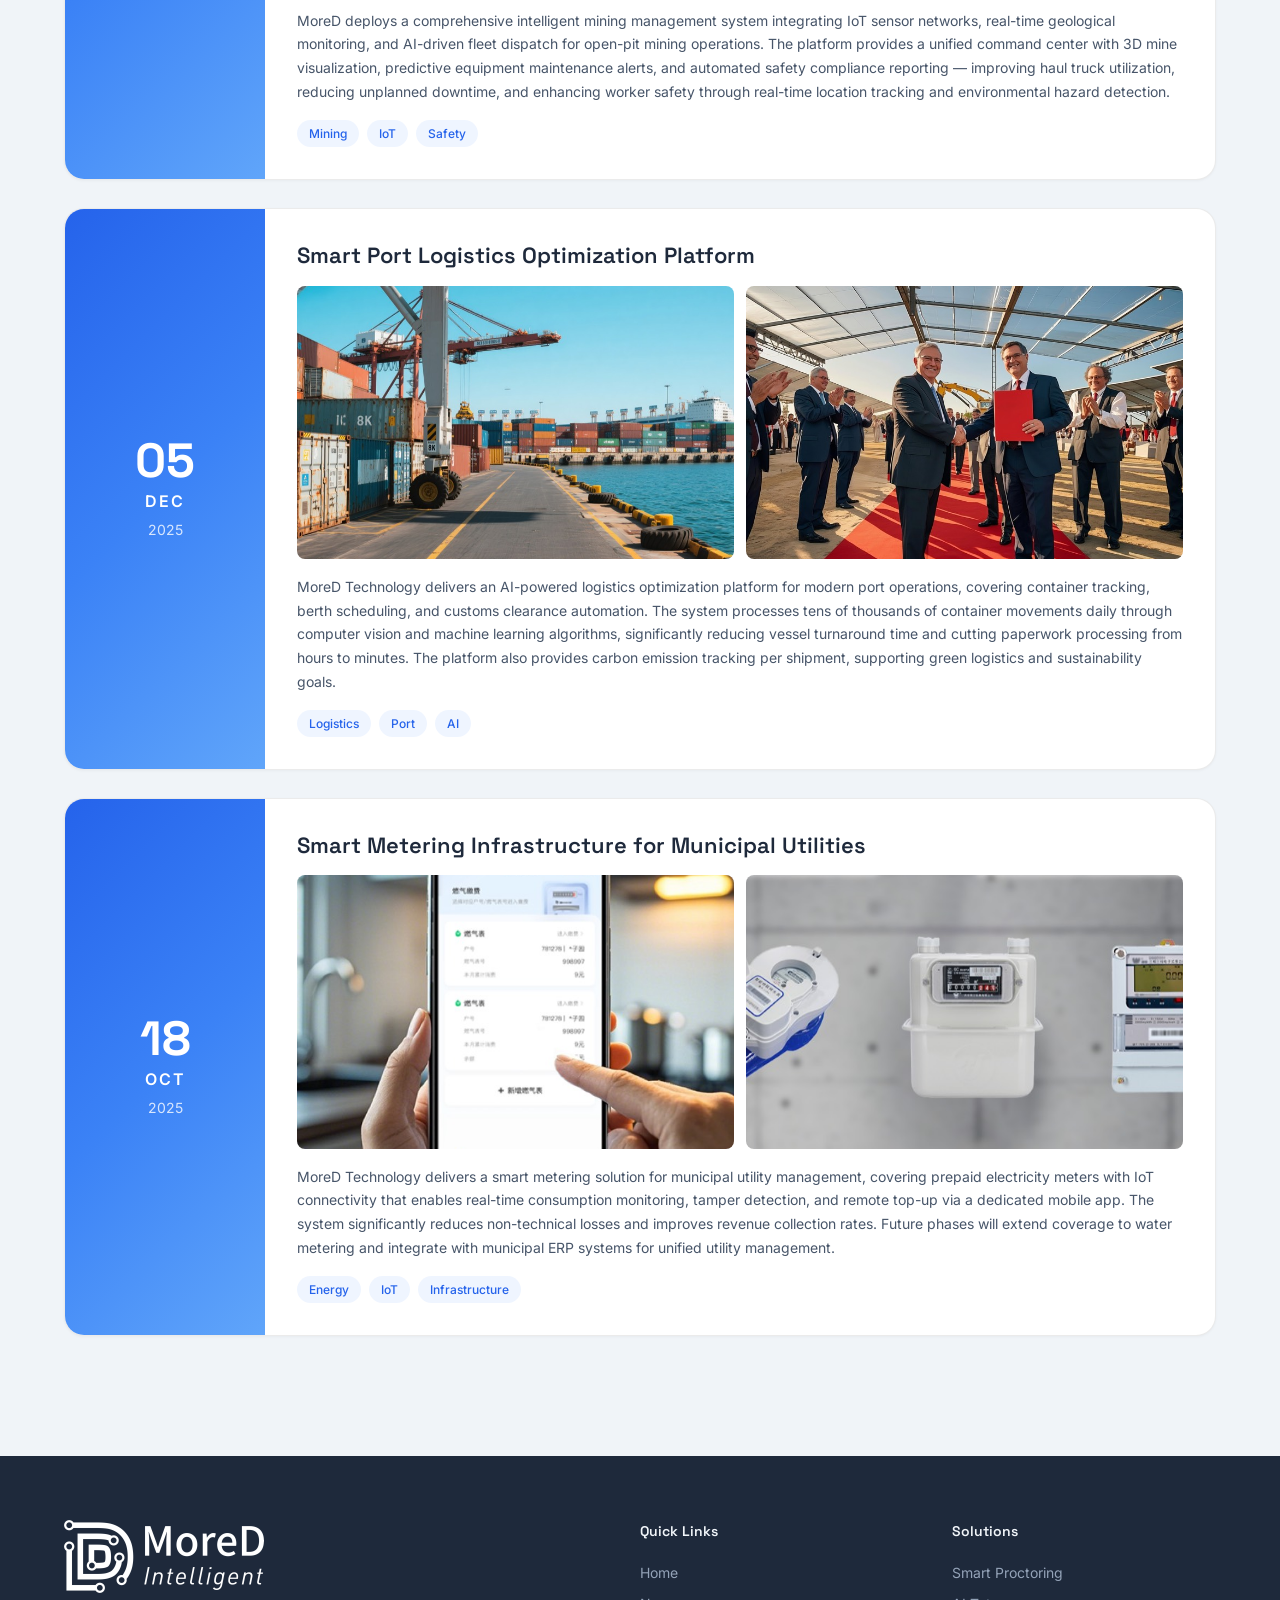
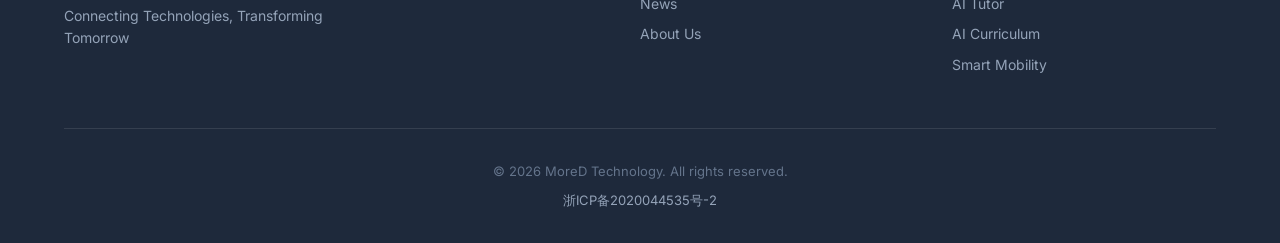
<file: news.html>
<!DOCTYPE html>
<html lang="en">
<head>
    <meta charset="UTF-8">
    <meta name="viewport" content="width=device-width, initial-scale=1.0">
    <title>News — MoreD Technology</title>
    <meta name="description" content="Latest news and updates from MoreD Technology — partnerships, product launches, and industry milestones.">
    <link rel="preconnect" href="https://fonts.googleapis.com">
    <link rel="preconnect" href="https://fonts.gstatic.com" crossorigin>
    <link href="https://fonts.googleapis.com/css2?family=Inter:wght@300;400;500;600;700&family=Space+Grotesk:wght@400;500;600;700&display=swap" rel="stylesheet">
    <link rel="stylesheet" href="css/style.css?v=2">
    <link rel="stylesheet" href="css/solution.css">
</head>
<body>
    <!-- Header -->
    <header class="header" id="header">
        <div class="header-container">
            <a href="index.html" class="logo">
                <img class="logo-icon" src="assets/logo-icon.png?v=2" alt="MoreD">
            </a>
            <nav class="nav">
                <a href="index.html" class="nav-link">Home</a>
                <div class="nav-item">
                    <a href="index.html#solutions" class="nav-link">Solutions <svg class="dropdown-arrow" viewBox="0 0 24 24" fill="none" stroke="currentColor" stroke-width="2"><path d="M6 9l6 6 6-6"/></svg></a>
                    <div class="dropdown-menu">
                        <div class="dropdown-group-title">AI + Education</div>
                        <a href="solutions/smart-proctoring.html" class="dropdown-link">Smart Proctoring</a>
                        <a href="solutions/ai-tutor.html" class="dropdown-link">AI Tutor</a>
                        <a href="solutions/ai-curriculum.html" class="dropdown-link">AI Curriculum</a>
                        <div class="dropdown-divider"></div>
                        <div class="dropdown-group-title">Smart Mobility</div>
                        <a href="solutions/ride-hailing.html" class="dropdown-link">Ride-Hailing Platform <span class="badge-soon">Coming Soon</span></a>
                        <div class="dropdown-divider"></div>
                        <div class="dropdown-group-title">Online Travel</div>
                        <a href="solutions/business-travel.html" class="dropdown-link">Business Travel Platform <span class="badge-soon">Coming Soon</span></a>
                    </div>
                </div>
                <a href="news.html" class="nav-link active">News</a>
                <a href="about.html" class="nav-link">About Us</a>
            </nav>
            <button class="mobile-toggle" id="mobile-toggle" aria-label="Toggle navigation">
                <span></span>
                <span></span>
                <span></span>
            </button>
        </div>
    </header>

    <!-- Mobile Nav -->
    <div class="mobile-nav" id="mobile-nav">
        <a href="index.html" class="mobile-nav-link">Home</a>
        <div class="mobile-nav-item">
            <button class="mobile-nav-toggle" id="mobile-solutions-toggle">Solutions <svg class="dropdown-arrow" viewBox="0 0 24 24" fill="none" stroke="currentColor" stroke-width="2"><path d="M6 9l6 6 6-6"/></svg></button>
            <div class="mobile-submenu" id="mobile-submenu">
                <span class="mobile-submenu-title">AI + Education</span>
                <a href="solutions/smart-proctoring.html">Smart Proctoring</a>
                <a href="solutions/ai-tutor.html">AI Tutor</a>
                <a href="solutions/ai-curriculum.html">AI Curriculum</a>
                <span class="mobile-submenu-title">Smart Mobility</span>
                <a href="solutions/ride-hailing.html">Ride-Hailing Platform</a>
                <span class="mobile-submenu-title">Online Travel</span>
                <a href="solutions/business-travel.html">Business Travel Platform</a>
            </div>
        </div>
        <a href="news.html" class="mobile-nav-link">News</a>
        <a href="about.html" class="mobile-nav-link">About Us</a>
    </div>

    <!-- News Hero -->
    <section class="solution-hero" style="min-height: 50vh;">
        <div class="solution-hero-bg">
            <div class="hero-gradient hero-gradient-1"></div>
            <div class="hero-gradient hero-gradient-2"></div>
        </div>
        <div class="container solution-hero-content">
            <h1 class="solution-hero-title fade-in">News & Updates</h1>
            <p class="solution-hero-subtitle fade-in">Stay up to date with the latest from MoreD Technology</p>
        </div>
    </section>

    <!-- Gallery Section -->
    <section class="section gallery-section">
        <div class="container">
            <!-- Filter Buttons -->
            <div class="gallery-filters fade-in">
                <button class="gallery-filter-btn active" data-filter="all">All</button>
                <button class="gallery-filter-btn" data-filter="education">Education</button>
                <button class="gallery-filter-btn" data-filter="mobility">Mobility</button>
                <button class="gallery-filter-btn" data-filter="travel">Travel</button>
                <button class="gallery-filter-btn" data-filter="enterprise">Enterprise</button>
                <button class="gallery-filter-btn" data-filter="partnership">Partnership</button>
            </div>

            <!-- Timeline Gallery -->
            <div class="gallery-timeline">
                <!-- Smart Banking -->
                <article class="gallery-item fade-in" data-category="enterprise">
                    <div class="gallery-date">
                        <span class="gallery-date-day">12</span>
                        <span class="gallery-date-month">Mar</span>
                        <span class="gallery-date-year">2026</span>
                    </div>
                    <div class="gallery-content">
                        <h3 class="gallery-title">Smart Banking Digital Transformation Solution</h3>
                        <div class="gallery-images">
                            <img src="assets/news/bank-1.jpg" alt="Smart banking digital showroom">
                            <img src="assets/news/bank-2.jpg" alt="AI robot assisting customers in bank lobby">
                        </div>
                        <p class="gallery-desc">MoreD Technology delivers a smart banking platform that transforms traditional bank branches into intelligent service hubs. The solution features AI-powered customer service robots, intelligent queue management, and real-time data dashboards. The platform integrates facial recognition for VIP identification, predictive analytics for personalized product recommendations, and an omni-channel digital experience across mobile, kiosk, and counter services — significantly reducing wait times and boosting service efficiency.</p>
                        <div class="gallery-tags">
                            <span class="gallery-tag">Banking</span>
                            <span class="gallery-tag">AI</span>
                            <span class="gallery-tag">Digital Transformation</span>
                        </div>
                    </div>
                </article>

                <!-- Smart Mining -->
                <article class="gallery-item fade-in" data-category="enterprise">
                    <div class="gallery-date">
                        <span class="gallery-date-day">28</span>
                        <span class="gallery-date-month">Jan</span>
                        <span class="gallery-date-year">2026</span>
                    </div>
                    <div class="gallery-content">
                        <h3 class="gallery-title">Intelligent Mining Operations Management System</h3>
                        <div class="gallery-images">
                            <img src="assets/news/mining-1.jpg" alt="Mining operations digital dashboard">
                            <img src="assets/news/mining-2.jpg" alt="Aerial view of mining operations">
                        </div>
                        <p class="gallery-desc">MoreD deploys a comprehensive intelligent mining management system integrating IoT sensor networks, real-time geological monitoring, and AI-driven fleet dispatch for open-pit mining operations. The platform provides a unified command center with 3D mine visualization, predictive equipment maintenance alerts, and automated safety compliance reporting — improving haul truck utilization, reducing unplanned downtime, and enhancing worker safety through real-time location tracking and environmental hazard detection.</p>
                        <div class="gallery-tags">
                            <span class="gallery-tag">Mining</span>
                            <span class="gallery-tag">IoT</span>
                            <span class="gallery-tag">Safety</span>
                        </div>
                    </div>
                </article>

                <!-- Smart Port -->
                <article class="gallery-item fade-in" data-category="enterprise">
                    <div class="gallery-date">
                        <span class="gallery-date-day">05</span>
                        <span class="gallery-date-month">Dec</span>
                        <span class="gallery-date-year">2025</span>
                    </div>
                    <div class="gallery-content">
                        <h3 class="gallery-title">Smart Port Logistics Optimization Platform</h3>
                        <div class="gallery-images">
                            <img src="assets/news/port-1.jpg" alt="Smart port container yard with automated logistics">
                            <img src="assets/news/port-2.jpg" alt="Strategic partnership signing for port digitalization">
                        </div>
                        <p class="gallery-desc">MoreD Technology delivers an AI-powered logistics optimization platform for modern port operations, covering container tracking, berth scheduling, and customs clearance automation. The system processes tens of thousands of container movements daily through computer vision and machine learning algorithms, significantly reducing vessel turnaround time and cutting paperwork processing from hours to minutes. The platform also provides carbon emission tracking per shipment, supporting green logistics and sustainability goals.</p>
                        <div class="gallery-tags">
                            <span class="gallery-tag">Logistics</span>
                            <span class="gallery-tag">Port</span>
                            <span class="gallery-tag">AI</span>
                        </div>
                    </div>
                </article>

                <!-- Smart Metering -->
                <article class="gallery-item fade-in" data-category="enterprise">
                    <div class="gallery-date">
                        <span class="gallery-date-day">18</span>
                        <span class="gallery-date-month">Oct</span>
                        <span class="gallery-date-year">2025</span>
                    </div>
                    <div class="gallery-content">
                        <h3 class="gallery-title">Smart Metering Infrastructure for Municipal Utilities</h3>
                        <div class="gallery-images">
                            <img src="assets/news/meter-1.jpg" alt="Smart metering mobile app interface">
                            <img src="assets/news/meter-2.jpg" alt="Smart metering hardware devices">
                        </div>
                        <p class="gallery-desc">MoreD Technology delivers a smart metering solution for municipal utility management, covering prepaid electricity meters with IoT connectivity that enables real-time consumption monitoring, tamper detection, and remote top-up via a dedicated mobile app. The system significantly reduces non-technical losses and improves revenue collection rates. Future phases will extend coverage to water metering and integrate with municipal ERP systems for unified utility management.</p>
                        <div class="gallery-tags">
                            <span class="gallery-tag">Energy</span>
                            <span class="gallery-tag">IoT</span>
                            <span class="gallery-tag">Infrastructure</span>
                        </div>
                    </div>
                </article>
            </div>
        </div>
    </section>

    <!-- Footer -->
    <footer class="footer">
        <div class="container">
            <div class="footer-grid">
                <div class="footer-brand">
                    <a href="index.html" class="logo">
                        <img class="logo-icon" src="assets/logo-icon.png?v=2" alt="MoreD">
                    </a>
                    <p class="footer-tagline">Connecting Technologies, Transforming Tomorrow</p>
                </div>
                <div class="footer-links">
                    <h4>Quick Links</h4>
                    <a href="index.html">Home</a>
                    <a href="news.html">News</a>
                    <a href="about.html">About Us</a>
                </div>
                <div class="footer-links">
                    <h4>Solutions</h4>
                    <a href="solutions/smart-proctoring.html">Smart Proctoring</a>
                    <a href="solutions/ai-tutor.html">AI Tutor</a>
                    <a href="solutions/ai-curriculum.html">AI Curriculum</a>
                    <a href="solutions/ride-hailing.html">Smart Mobility</a>
                </div>
            </div>
            <div class="footer-bottom">
                <p>&copy; 2026 MoreD Technology. All rights reserved.</p>
                <p class="footer-icp"><a href="https://beian.miit.gov.cn/" target="_blank" rel="noopener noreferrer" lang="zh-CN">浙ICP备2020044535号-2</a></p>
            </div>
        </div>
    </footer>

    <script src="js/main.js"></script>
</body>
</html>
</file>
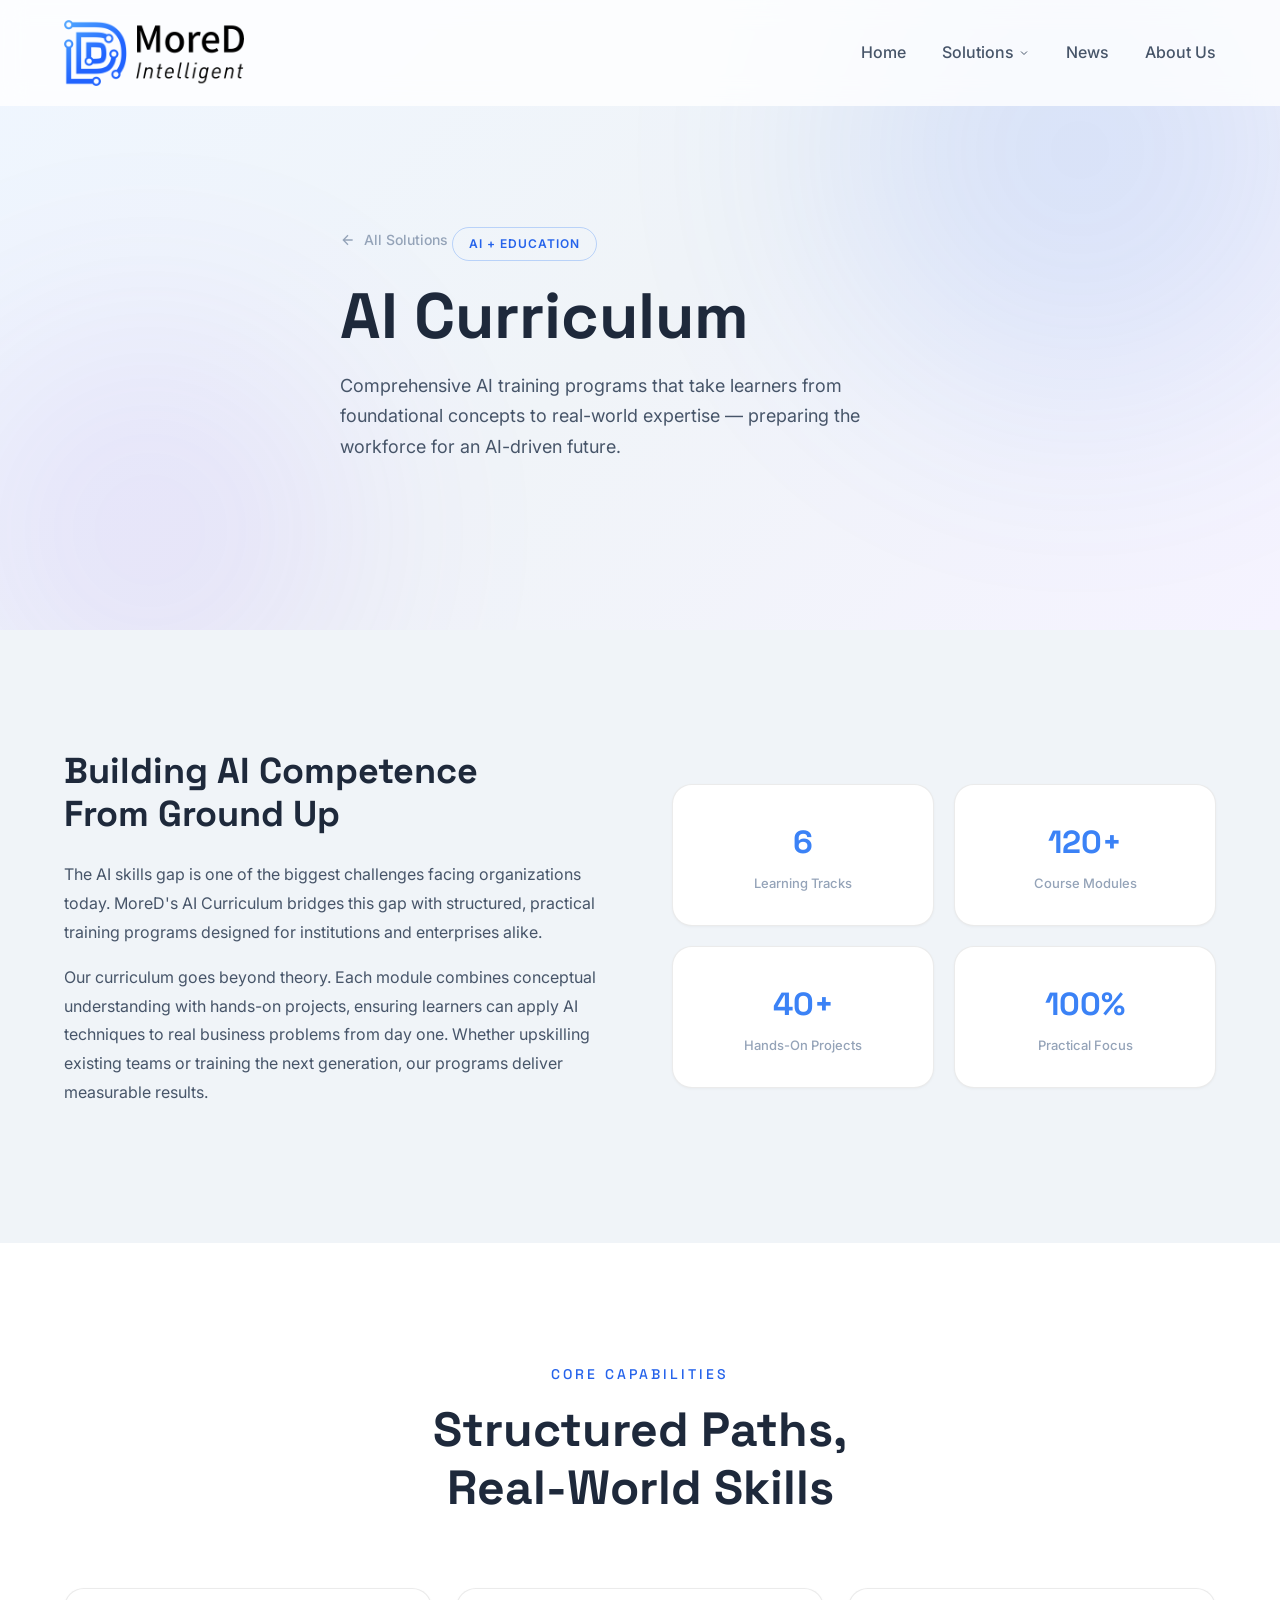
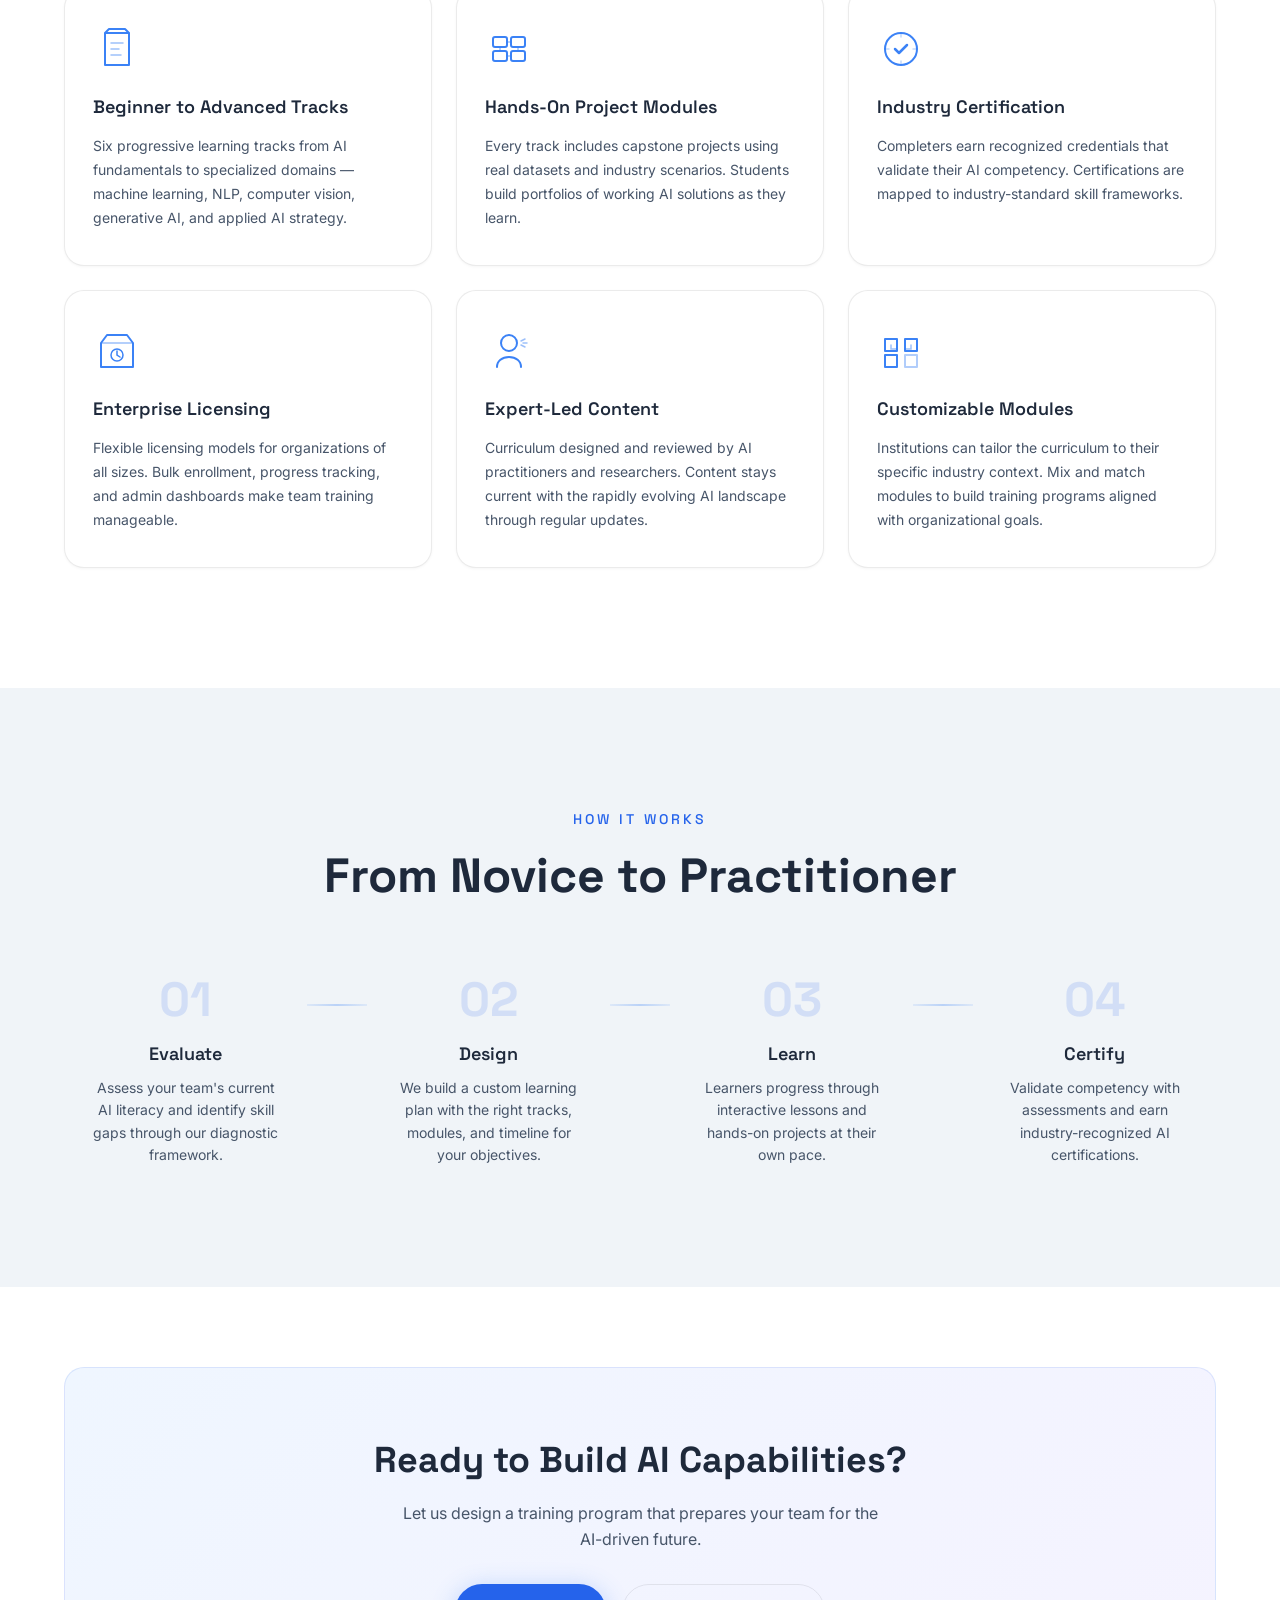
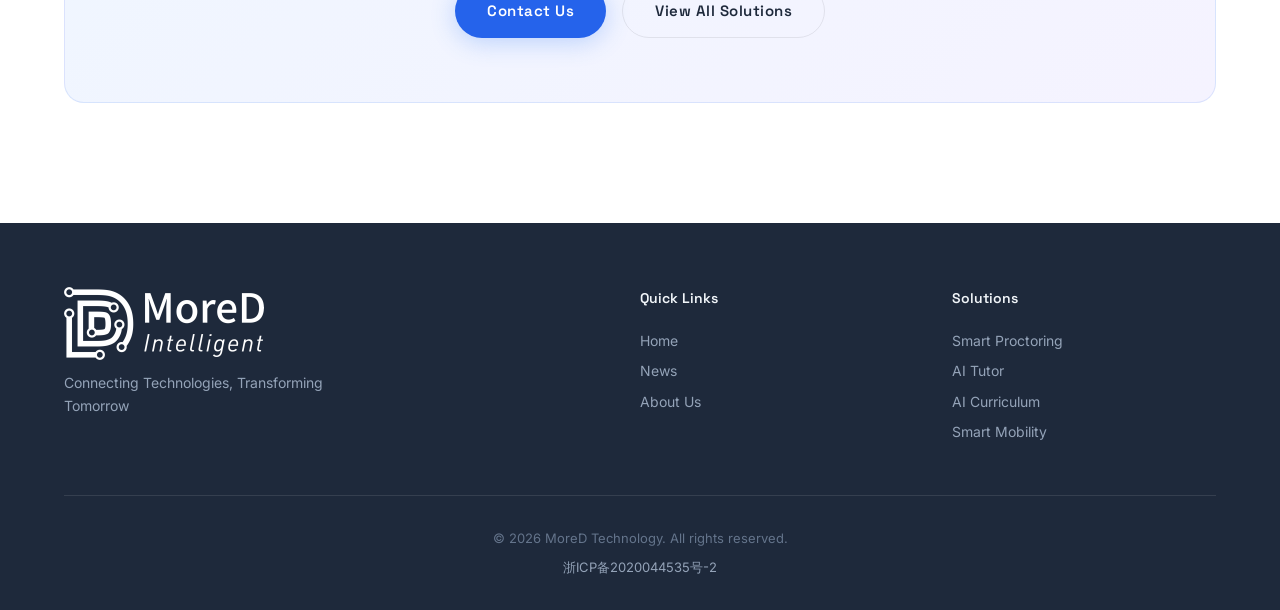
<file: solutions/ai-curriculum.html>
<!DOCTYPE html>
<html lang="en">
<head>
    <meta charset="UTF-8">
    <meta name="viewport" content="width=device-width, initial-scale=1.0">
    <title>AI Curriculum — MoreD Technology</title>
    <meta name="description" content="Structured AI training programs for institutions and enterprises — from fundamentals to real-world application, building the workforce of tomorrow.">
    <link rel="preconnect" href="https://fonts.googleapis.com">
    <link rel="preconnect" href="https://fonts.gstatic.com" crossorigin>
    <link href="https://fonts.googleapis.com/css2?family=Inter:wght@300;400;500;600;700&family=Space+Grotesk:wght@400;500;600;700&display=swap" rel="stylesheet">
    <link rel="stylesheet" href="../css/style.css?v=2">
    <link rel="stylesheet" href="../css/solution.css">
</head>
<body>
    <!-- Header -->
    <header class="header" id="header">
        <div class="header-container">
            <a href="../index.html" class="logo">
                <img class="logo-icon" src="../assets/logo-icon.png?v=2" alt="MoreD">
            </a>
            <nav class="nav">
                <a href="../index.html" class="nav-link">Home</a>
                <div class="nav-item">
                    <a href="../index.html#solutions" class="nav-link">Solutions <svg class="dropdown-arrow" viewBox="0 0 24 24" fill="none" stroke="currentColor" stroke-width="2"><path d="M6 9l6 6 6-6"/></svg></a>
                    <div class="dropdown-menu">
                        <div class="dropdown-group-title">AI + Education</div>
                        <a href="smart-proctoring.html" class="dropdown-link">Smart Proctoring</a>
                        <a href="ai-tutor.html" class="dropdown-link">AI Tutor</a>
                        <a href="ai-curriculum.html" class="dropdown-link">AI Curriculum</a>
                        <div class="dropdown-divider"></div>
                        <div class="dropdown-group-title">Smart Mobility</div>
                        <a href="ride-hailing.html" class="dropdown-link">Ride-Hailing Platform <span class="badge-soon">Coming Soon</span></a>
                        <div class="dropdown-divider"></div>
                        <div class="dropdown-group-title">Online Travel</div>
                        <a href="business-travel.html" class="dropdown-link">Business Travel Platform <span class="badge-soon">Coming Soon</span></a>
                    </div>
                </div>
                <a href="../news.html" class="nav-link">News</a>
                <a href="../about.html" class="nav-link">About Us</a>
            </nav>
            <button class="mobile-toggle" id="mobile-toggle" aria-label="Toggle navigation">
                <span></span>
                <span></span>
                <span></span>
            </button>
        </div>
    </header>

    <!-- Mobile Nav -->
    <div class="mobile-nav" id="mobile-nav">
        <a href="../index.html" class="mobile-nav-link">Home</a>
        <div class="mobile-nav-item">
            <button class="mobile-nav-toggle" id="mobile-solutions-toggle">Solutions <svg class="dropdown-arrow" viewBox="0 0 24 24" fill="none" stroke="currentColor" stroke-width="2"><path d="M6 9l6 6 6-6"/></svg></button>
            <div class="mobile-submenu" id="mobile-submenu">
                <span class="mobile-submenu-title">AI + Education</span>
                <a href="smart-proctoring.html">Smart Proctoring</a>
                <a href="ai-tutor.html">AI Tutor</a>
                <a href="ai-curriculum.html">AI Curriculum</a>
                <span class="mobile-submenu-title">Smart Mobility</span>
                <a href="ride-hailing.html">Ride-Hailing Platform</a>
                <span class="mobile-submenu-title">Online Travel</span>
                <a href="business-travel.html">Business Travel Platform</a>
            </div>
        </div>
        <a href="../news.html" class="mobile-nav-link">News</a>
        <a href="../about.html" class="mobile-nav-link">About Us</a>
    </div>

    <!-- Solution Hero -->
    <section class="solution-hero">
        <div class="solution-hero-bg">
            <div class="hero-gradient hero-gradient-1"></div>
            <div class="hero-gradient hero-gradient-2"></div>
        </div>
        <div class="container solution-hero-content">
            <a href="../index.html#solutions" class="solution-breadcrumb fade-in">
                <svg width="16" height="16" viewBox="0 0 24 24" fill="none" stroke="currentColor" stroke-width="2">
                    <path d="M19 12H5M12 19l-7-7 7-7"/>
                </svg>
                All Solutions
            </a>
            <div class="solution-hero-badge fade-in">AI + Education</div>
            <h1 class="solution-hero-title fade-in">AI Curriculum</h1>
            <p class="solution-hero-subtitle fade-in">Comprehensive AI training programs that take learners from foundational concepts to real-world expertise — preparing the workforce for an AI-driven future.</p>
        </div>
    </section>

    <!-- Overview -->
    <section class="section solution-overview">
        <div class="container">
            <div class="overview-grid">
                <div class="overview-main fade-in">
                    <h2 class="overview-title">Building AI Competence<br>From Ground Up</h2>
                    <p>The AI skills gap is one of the biggest challenges facing organizations today. MoreD's AI Curriculum bridges this gap with structured, practical training programs designed for institutions and enterprises alike.</p>
                    <p>Our curriculum goes beyond theory. Each module combines conceptual understanding with hands-on projects, ensuring learners can apply AI techniques to real business problems from day one. Whether upskilling existing teams or training the next generation, our programs deliver measurable results.</p>
                </div>
                <div class="overview-stats fade-in">
                    <div class="stat-card">
                        <div class="stat-number">6</div>
                        <div class="stat-label">Learning Tracks</div>
                    </div>
                    <div class="stat-card">
                        <div class="stat-number">120+</div>
                        <div class="stat-label">Course Modules</div>
                    </div>
                    <div class="stat-card">
                        <div class="stat-number">40+</div>
                        <div class="stat-label">Hands-On Projects</div>
                    </div>
                    <div class="stat-card">
                        <div class="stat-number">100%</div>
                        <div class="stat-label">Practical Focus</div>
                    </div>
                </div>
            </div>
        </div>
    </section>

    <!-- Features -->
    <section class="section solution-features">
        <div class="container">
            <div class="section-header">
                <p class="section-tag fade-in">Core Capabilities</p>
                <h2 class="section-title fade-in">Structured Paths,<br>Real-World Skills</h2>
            </div>
            <div class="features-grid">
                <div class="feature-card fade-in">
                    <div class="feature-icon">
                        <svg viewBox="0 0 48 48" fill="none" xmlns="http://www.w3.org/2000/svg">
                            <path d="M12 8h24v32H12z" stroke="#3b82f6" stroke-width="2" stroke-linejoin="round"/>
                            <path d="M12 8l4-4h16l4 4" stroke="#3b82f6" stroke-width="2" stroke-linejoin="round"/>
                            <path d="M18 18h12M18 24h8M18 30h10" stroke="#3b82f6" stroke-width="1.5" stroke-linecap="round" opacity="0.5"/>
                        </svg>
                    </div>
                    <h3>Beginner to Advanced Tracks</h3>
                    <p>Six progressive learning tracks from AI fundamentals to specialized domains — machine learning, NLP, computer vision, generative AI, and applied AI strategy.</p>
                </div>
                <div class="feature-card fade-in">
                    <div class="feature-icon">
                        <svg viewBox="0 0 48 48" fill="none" xmlns="http://www.w3.org/2000/svg">
                            <rect x="8" y="12" width="14" height="10" rx="2" stroke="#3b82f6" stroke-width="2"/>
                            <rect x="26" y="12" width="14" height="10" rx="2" stroke="#3b82f6" stroke-width="2"/>
                            <rect x="8" y="26" width="14" height="10" rx="2" stroke="#3b82f6" stroke-width="2"/>
                            <rect x="26" y="26" width="14" height="10" rx="2" stroke="#3b82f6" stroke-width="2"/>
                            <path d="M22 17h4M22 31h4M15 22v4M33 22v4" stroke="#3b82f6" stroke-width="1.5" stroke-linecap="round" opacity="0.5"/>
                        </svg>
                    </div>
                    <h3>Hands-On Project Modules</h3>
                    <p>Every track includes capstone projects using real datasets and industry scenarios. Students build portfolios of working AI solutions as they learn.</p>
                </div>
                <div class="feature-card fade-in">
                    <div class="feature-icon">
                        <svg viewBox="0 0 48 48" fill="none" xmlns="http://www.w3.org/2000/svg">
                            <circle cx="24" cy="24" r="16" stroke="#3b82f6" stroke-width="2"/>
                            <path d="M18 24l4 4 8-8" stroke="#3b82f6" stroke-width="2.5" stroke-linecap="round" stroke-linejoin="round"/>
                            <path d="M24 8v4M24 36v4M8 24h4M36 24h4" stroke="#3b82f6" stroke-width="1.5" stroke-linecap="round" opacity="0.3"/>
                        </svg>
                    </div>
                    <h3>Industry Certification</h3>
                    <p>Completers earn recognized credentials that validate their AI competency. Certifications are mapped to industry-standard skill frameworks.</p>
                </div>
                <div class="feature-card fade-in">
                    <div class="feature-icon">
                        <svg viewBox="0 0 48 48" fill="none" xmlns="http://www.w3.org/2000/svg">
                            <path d="M14 8h20l6 8v24H8V16l6-8z" stroke="#3b82f6" stroke-width="2" stroke-linejoin="round"/>
                            <path d="M8 16h32" stroke="#3b82f6" stroke-width="1.5" opacity="0.5"/>
                            <circle cx="24" cy="28" r="6" stroke="#3b82f6" stroke-width="1.5"/>
                            <path d="M24 24v4l3 2" stroke="#3b82f6" stroke-width="1.5" stroke-linecap="round"/>
                        </svg>
                    </div>
                    <h3>Enterprise Licensing</h3>
                    <p>Flexible licensing models for organizations of all sizes. Bulk enrollment, progress tracking, and admin dashboards make team training manageable.</p>
                </div>
                <div class="feature-card fade-in">
                    <div class="feature-icon">
                        <svg viewBox="0 0 48 48" fill="none" xmlns="http://www.w3.org/2000/svg">
                            <circle cx="24" cy="16" r="8" stroke="#3b82f6" stroke-width="2"/>
                            <path d="M12 40c0-6 5-10 12-10s12 4 12 10" stroke="#3b82f6" stroke-width="2" stroke-linecap="round"/>
                            <path d="M36 14l4-2M36 18l4 2M38 16h4" stroke="#3b82f6" stroke-width="1.5" stroke-linecap="round" opacity="0.5"/>
                        </svg>
                    </div>
                    <h3>Expert-Led Content</h3>
                    <p>Curriculum designed and reviewed by AI practitioners and researchers. Content stays current with the rapidly evolving AI landscape through regular updates.</p>
                </div>
                <div class="feature-card fade-in">
                    <div class="feature-icon">
                        <svg viewBox="0 0 48 48" fill="none" xmlns="http://www.w3.org/2000/svg">
                            <path d="M8 12h12v12H8zM28 12h12v12H28zM8 28h12v12H8z" stroke="#3b82f6" stroke-width="2" stroke-linejoin="round"/>
                            <path d="M28 28h12v12H28z" stroke="#3b82f6" stroke-width="2" stroke-linejoin="round" opacity="0.4"/>
                            <path d="M14 18v4h6M34 18v4h-6" stroke="#3b82f6" stroke-width="1.5" stroke-linecap="round" opacity="0.5"/>
                        </svg>
                    </div>
                    <h3>Customizable Modules</h3>
                    <p>Institutions can tailor the curriculum to their specific industry context. Mix and match modules to build training programs aligned with organizational goals.</p>
                </div>
            </div>
        </div>
    </section>

    <!-- How It Works -->
    <section class="section solution-process">
        <div class="container">
            <div class="section-header">
                <p class="section-tag fade-in">How It Works</p>
                <h2 class="section-title fade-in">From Novice to Practitioner</h2>
            </div>
            <div class="process-steps">
                <div class="process-step fade-in">
                    <div class="process-step-number">01</div>
                    <h3>Evaluate</h3>
                    <p>Assess your team's current AI literacy and identify skill gaps through our diagnostic framework.</p>
                </div>
                <div class="process-step-connector"></div>
                <div class="process-step fade-in">
                    <div class="process-step-number">02</div>
                    <h3>Design</h3>
                    <p>We build a custom learning plan with the right tracks, modules, and timeline for your objectives.</p>
                </div>
                <div class="process-step-connector"></div>
                <div class="process-step fade-in">
                    <div class="process-step-number">03</div>
                    <h3>Learn</h3>
                    <p>Learners progress through interactive lessons and hands-on projects at their own pace.</p>
                </div>
                <div class="process-step-connector"></div>
                <div class="process-step fade-in">
                    <div class="process-step-number">04</div>
                    <h3>Certify</h3>
                    <p>Validate competency with assessments and earn industry-recognized AI certifications.</p>
                </div>
            </div>
        </div>
    </section>

    <!-- CTA -->
    <section class="section solution-cta">
        <div class="container">
            <div class="cta-box fade-in">
                <h2>Ready to Build AI Capabilities?</h2>
                <p>Let us design a training program that prepares your team for the AI-driven future.</p>
                <div class="cta-buttons">
                    <a href="../index.html#contact" class="btn btn-primary">Contact Us</a>
                    <a href="../index.html#solutions" class="btn btn-outline">View All Solutions</a>
                </div>
            </div>
        </div>
    </section>

    <!-- Footer -->
    <footer class="footer">
        <div class="container">
            <div class="footer-grid">
                <div class="footer-brand">
                    <a href="../index.html" class="logo">
                        <img class="logo-icon" src="../assets/logo-icon.png?v=2" alt="MoreD">
                    </a>
                    <p class="footer-tagline">Connecting Technologies, Transforming Tomorrow</p>
                </div>
                <div class="footer-links">
                    <h4>Quick Links</h4>
                    <a href="../index.html">Home</a>
                    <a href="../news.html">News</a>
                    <a href="../about.html">About Us</a>
                </div>
                <div class="footer-links">
                    <h4>Solutions</h4>
                    <a href="smart-proctoring.html">Smart Proctoring</a>
                    <a href="ai-tutor.html">AI Tutor</a>
                    <a href="ai-curriculum.html">AI Curriculum</a>
                    <a href="ride-hailing.html">Smart Mobility</a>
                </div>
            </div>
            <div class="footer-bottom">
                <p>&copy; 2026 MoreD Technology. All rights reserved.</p>
                <p class="footer-icp"><a href="https://beian.miit.gov.cn/" target="_blank" rel="noopener noreferrer" lang="zh-CN">浙ICP备2020044535号-2</a></p>
            </div>
        </div>
    </footer>

    <script src="../js/main.js"></script>
</body>
</html>
</file>
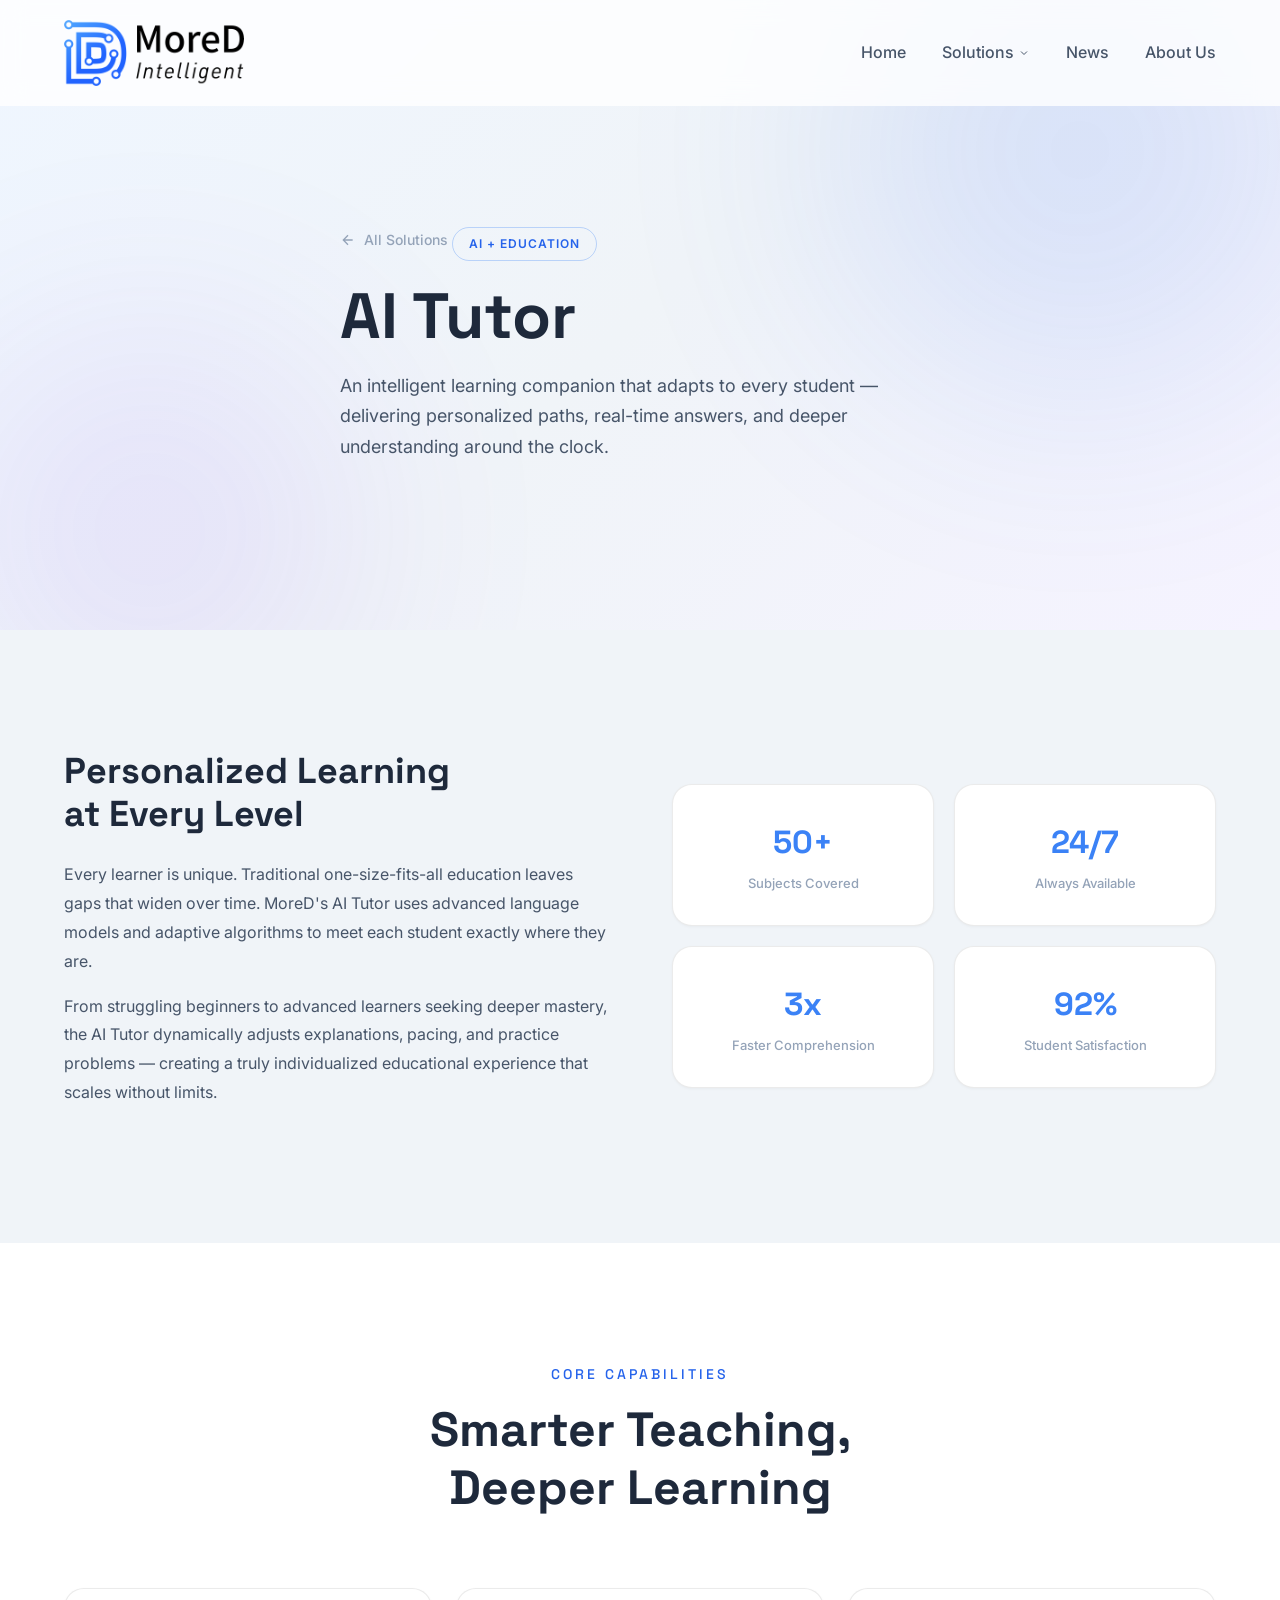
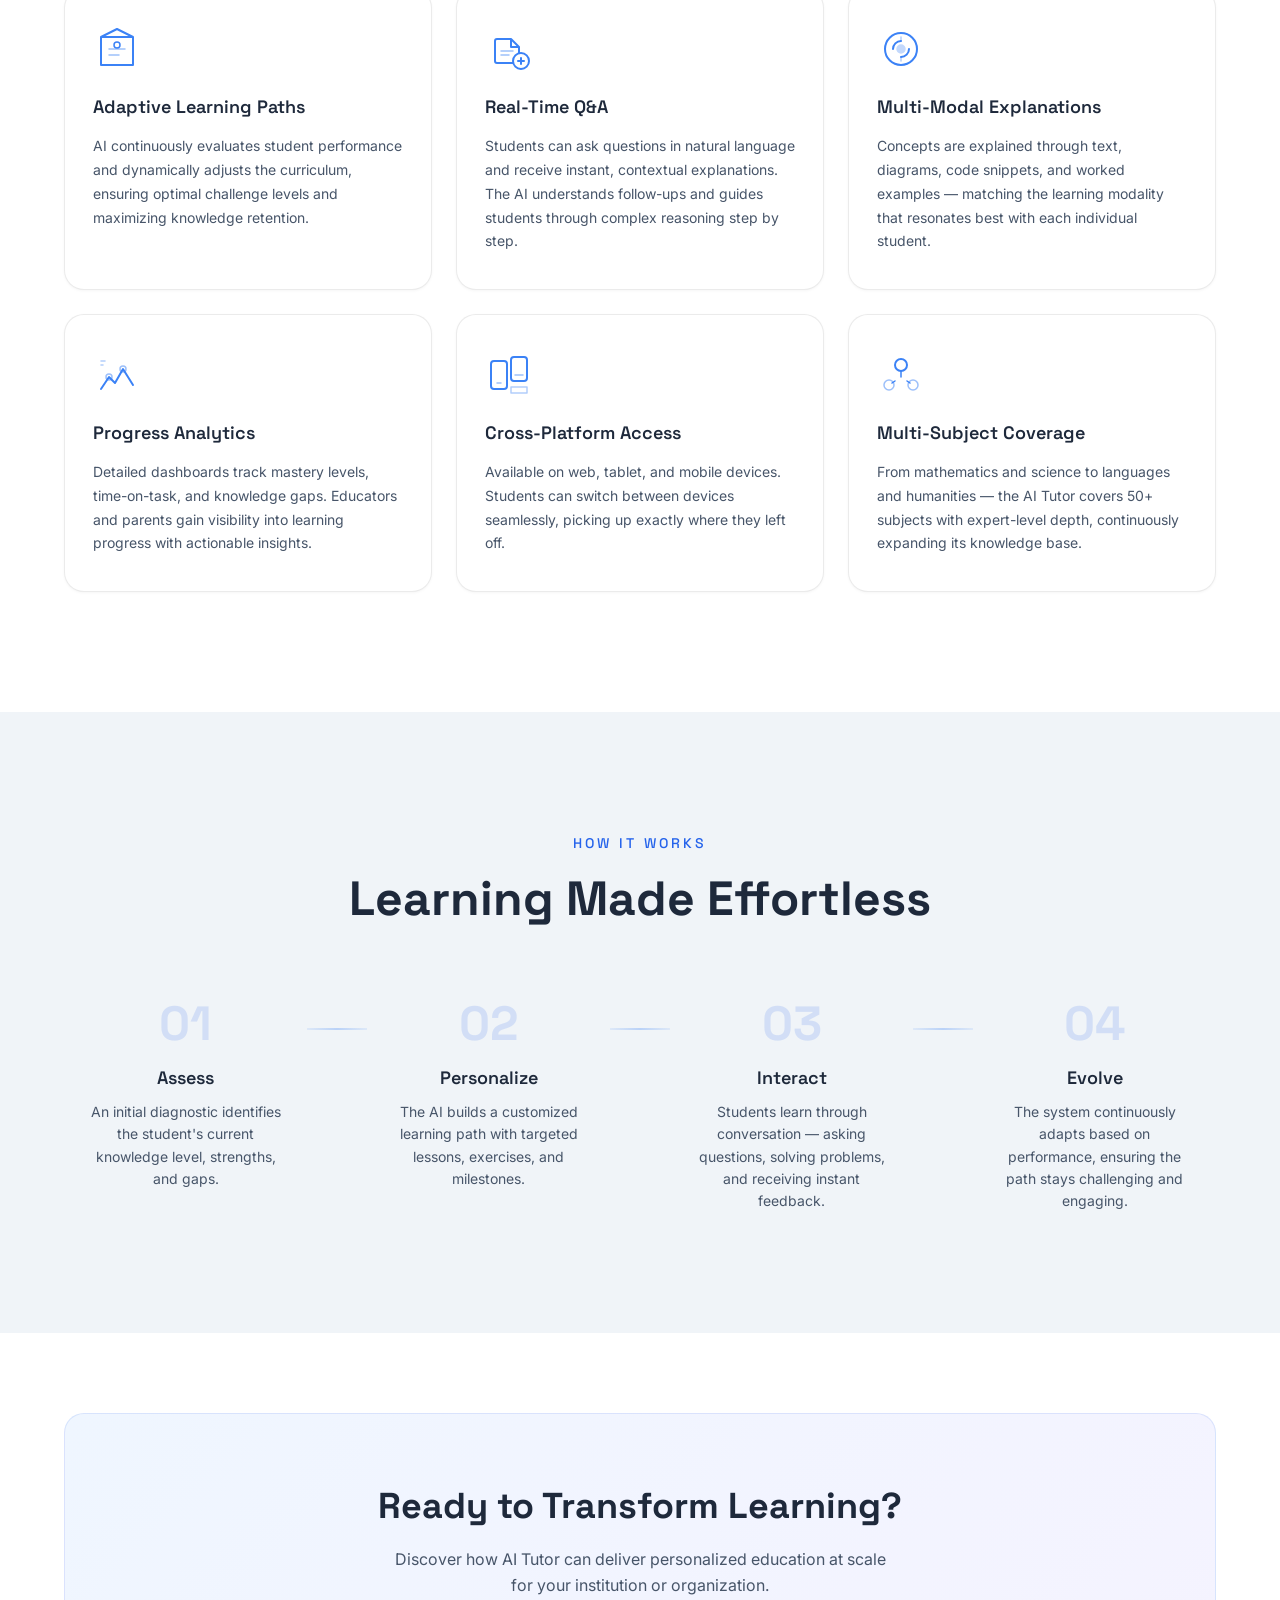
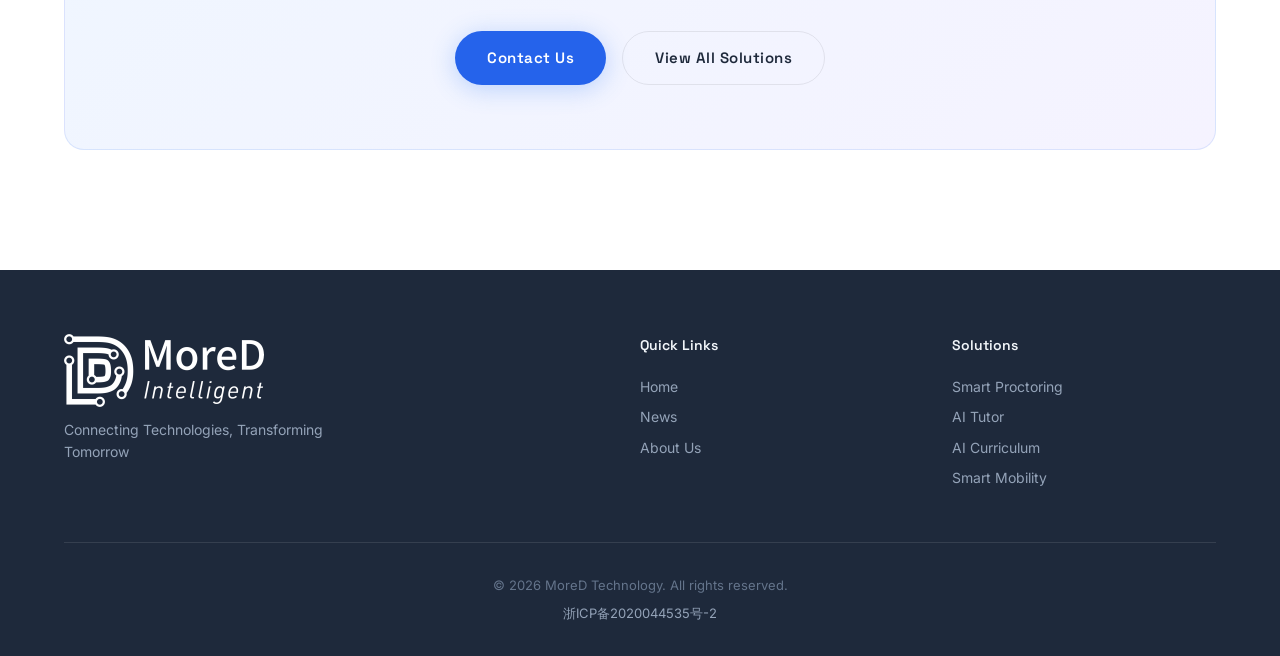
<file: solutions/ai-tutor.html>
<!DOCTYPE html>
<html lang="en">
<head>
    <meta charset="UTF-8">
    <meta name="viewport" content="width=device-width, initial-scale=1.0">
    <title>AI Tutor — MoreD Technology</title>
    <meta name="description" content="Intelligent learning companion providing personalized learning paths, real-time Q&A, and adaptive teaching across multiple subjects, available 24/7.">
    <link rel="preconnect" href="https://fonts.googleapis.com">
    <link rel="preconnect" href="https://fonts.gstatic.com" crossorigin>
    <link href="https://fonts.googleapis.com/css2?family=Inter:wght@300;400;500;600;700&family=Space+Grotesk:wght@400;500;600;700&display=swap" rel="stylesheet">
    <link rel="stylesheet" href="../css/style.css?v=2">
    <link rel="stylesheet" href="../css/solution.css">
</head>
<body>
    <!-- Header -->
    <header class="header" id="header">
        <div class="header-container">
            <a href="../index.html" class="logo">
                <img class="logo-icon" src="../assets/logo-icon.png?v=2" alt="MoreD">
            </a>
            <nav class="nav">
                <a href="../index.html" class="nav-link">Home</a>
                <div class="nav-item">
                    <a href="../index.html#solutions" class="nav-link">Solutions <svg class="dropdown-arrow" viewBox="0 0 24 24" fill="none" stroke="currentColor" stroke-width="2"><path d="M6 9l6 6 6-6"/></svg></a>
                    <div class="dropdown-menu">
                        <div class="dropdown-group-title">AI + Education</div>
                        <a href="smart-proctoring.html" class="dropdown-link">Smart Proctoring</a>
                        <a href="ai-tutor.html" class="dropdown-link">AI Tutor</a>
                        <a href="ai-curriculum.html" class="dropdown-link">AI Curriculum</a>
                        <div class="dropdown-divider"></div>
                        <div class="dropdown-group-title">Smart Mobility</div>
                        <a href="ride-hailing.html" class="dropdown-link">Ride-Hailing Platform <span class="badge-soon">Coming Soon</span></a>
                        <div class="dropdown-divider"></div>
                        <div class="dropdown-group-title">Online Travel</div>
                        <a href="business-travel.html" class="dropdown-link">Business Travel Platform <span class="badge-soon">Coming Soon</span></a>
                    </div>
                </div>
                <a href="../news.html" class="nav-link">News</a>
                <a href="../about.html" class="nav-link">About Us</a>
            </nav>
            <button class="mobile-toggle" id="mobile-toggle" aria-label="Toggle navigation">
                <span></span>
                <span></span>
                <span></span>
            </button>
        </div>
    </header>

    <!-- Mobile Nav -->
    <div class="mobile-nav" id="mobile-nav">
        <a href="../index.html" class="mobile-nav-link">Home</a>
        <div class="mobile-nav-item">
            <button class="mobile-nav-toggle" id="mobile-solutions-toggle">Solutions <svg class="dropdown-arrow" viewBox="0 0 24 24" fill="none" stroke="currentColor" stroke-width="2"><path d="M6 9l6 6 6-6"/></svg></button>
            <div class="mobile-submenu" id="mobile-submenu">
                <span class="mobile-submenu-title">AI + Education</span>
                <a href="smart-proctoring.html">Smart Proctoring</a>
                <a href="ai-tutor.html">AI Tutor</a>
                <a href="ai-curriculum.html">AI Curriculum</a>
                <span class="mobile-submenu-title">Smart Mobility</span>
                <a href="ride-hailing.html">Ride-Hailing Platform</a>
                <span class="mobile-submenu-title">Online Travel</span>
                <a href="business-travel.html">Business Travel Platform</a>
            </div>
        </div>
        <a href="../news.html" class="mobile-nav-link">News</a>
        <a href="../about.html" class="mobile-nav-link">About Us</a>
    </div>

    <!-- Solution Hero -->
    <section class="solution-hero">
        <div class="solution-hero-bg">
            <div class="hero-gradient hero-gradient-1"></div>
            <div class="hero-gradient hero-gradient-2"></div>
        </div>
        <div class="container solution-hero-content">
            <a href="../index.html#solutions" class="solution-breadcrumb fade-in">
                <svg width="16" height="16" viewBox="0 0 24 24" fill="none" stroke="currentColor" stroke-width="2">
                    <path d="M19 12H5M12 19l-7-7 7-7"/>
                </svg>
                All Solutions
            </a>
            <div class="solution-hero-badge fade-in">AI + Education</div>
            <h1 class="solution-hero-title fade-in">AI Tutor</h1>
            <p class="solution-hero-subtitle fade-in">An intelligent learning companion that adapts to every student — delivering personalized paths, real-time answers, and deeper understanding around the clock.</p>
        </div>
    </section>

    <!-- Overview -->
    <section class="section solution-overview">
        <div class="container">
            <div class="overview-grid">
                <div class="overview-main fade-in">
                    <h2 class="overview-title">Personalized Learning<br>at Every Level</h2>
                    <p>Every learner is unique. Traditional one-size-fits-all education leaves gaps that widen over time. MoreD's AI Tutor uses advanced language models and adaptive algorithms to meet each student exactly where they are.</p>
                    <p>From struggling beginners to advanced learners seeking deeper mastery, the AI Tutor dynamically adjusts explanations, pacing, and practice problems — creating a truly individualized educational experience that scales without limits.</p>
                </div>
                <div class="overview-stats fade-in">
                    <div class="stat-card">
                        <div class="stat-number">50+</div>
                        <div class="stat-label">Subjects Covered</div>
                    </div>
                    <div class="stat-card">
                        <div class="stat-number">24/7</div>
                        <div class="stat-label">Always Available</div>
                    </div>
                    <div class="stat-card">
                        <div class="stat-number">3x</div>
                        <div class="stat-label">Faster Comprehension</div>
                    </div>
                    <div class="stat-card">
                        <div class="stat-number">92%</div>
                        <div class="stat-label">Student Satisfaction</div>
                    </div>
                </div>
            </div>
        </div>
    </section>

    <!-- Features -->
    <section class="section solution-features">
        <div class="container">
            <div class="section-header">
                <p class="section-tag fade-in">Core Capabilities</p>
                <h2 class="section-title fade-in">Smarter Teaching,<br>Deeper Learning</h2>
            </div>
            <div class="features-grid">
                <div class="feature-card fade-in">
                    <div class="feature-icon">
                        <svg viewBox="0 0 48 48" fill="none" xmlns="http://www.w3.org/2000/svg">
                            <path d="M8 12h32v28H8z" stroke="#3b82f6" stroke-width="2" stroke-linejoin="round"/>
                            <path d="M8 12l16-8 16 8" stroke="#3b82f6" stroke-width="2" stroke-linejoin="round"/>
                            <path d="M16 24h16M16 30h10" stroke="#3b82f6" stroke-width="1.5" stroke-linecap="round" opacity="0.5"/>
                            <circle cx="24" cy="20" r="3" stroke="#3b82f6" stroke-width="1.5"/>
                        </svg>
                    </div>
                    <h3>Adaptive Learning Paths</h3>
                    <p>AI continuously evaluates student performance and dynamically adjusts the curriculum, ensuring optimal challenge levels and maximizing knowledge retention.</p>
                </div>
                <div class="feature-card fade-in">
                    <div class="feature-icon">
                        <svg viewBox="0 0 48 48" fill="none" xmlns="http://www.w3.org/2000/svg">
                            <path d="M10 36V16a2 2 0 012-2h14l8 8v14a2 2 0 01-2 2H12a2 2 0 01-2-2z" stroke="#3b82f6" stroke-width="2" stroke-linejoin="round"/>
                            <path d="M26 14v8h8" stroke="#3b82f6" stroke-width="2" stroke-linejoin="round"/>
                            <path d="M16 26h12M16 30h8" stroke="#3b82f6" stroke-width="1.5" stroke-linecap="round" opacity="0.5"/>
                            <circle cx="36" cy="36" r="8" fill="#ffffff" stroke="#3b82f6" stroke-width="2"/>
                            <path d="M33 36h6M36 33v6" stroke="#3b82f6" stroke-width="2" stroke-linecap="round"/>
                        </svg>
                    </div>
                    <h3>Real-Time Q&A</h3>
                    <p>Students can ask questions in natural language and receive instant, contextual explanations. The AI understands follow-ups and guides students through complex reasoning step by step.</p>
                </div>
                <div class="feature-card fade-in">
                    <div class="feature-icon">
                        <svg viewBox="0 0 48 48" fill="none" xmlns="http://www.w3.org/2000/svg">
                            <circle cx="24" cy="24" r="16" stroke="#3b82f6" stroke-width="2"/>
                            <path d="M16 24c0-4.4 3.6-8 8-8M32 24c0 4.4-3.6 8-8 8" stroke="#3b82f6" stroke-width="2" stroke-linecap="round"/>
                            <circle cx="24" cy="24" r="4" fill="#3b82f6" opacity="0.3" stroke="#3b82f6" stroke-width="1.5"/>
                            <path d="M24 16v-4M24 36v-4" stroke="#3b82f6" stroke-width="1.5" stroke-linecap="round" opacity="0.4"/>
                        </svg>
                    </div>
                    <h3>Multi-Modal Explanations</h3>
                    <p>Concepts are explained through text, diagrams, code snippets, and worked examples — matching the learning modality that resonates best with each individual student.</p>
                </div>
                <div class="feature-card fade-in">
                    <div class="feature-icon">
                        <svg viewBox="0 0 48 48" fill="none" xmlns="http://www.w3.org/2000/svg">
                            <path d="M8 38l8-12 6 6 8-14 10 16" stroke="#3b82f6" stroke-width="2" stroke-linecap="round" stroke-linejoin="round"/>
                            <circle cx="16" cy="26" r="3" stroke="#3b82f6" stroke-width="1.5" opacity="0.5"/>
                            <circle cx="30" cy="18" r="3" stroke="#3b82f6" stroke-width="1.5" opacity="0.5"/>
                            <path d="M8 10h4M8 14h2" stroke="#3b82f6" stroke-width="1.5" stroke-linecap="round" opacity="0.4"/>
                        </svg>
                    </div>
                    <h3>Progress Analytics</h3>
                    <p>Detailed dashboards track mastery levels, time-on-task, and knowledge gaps. Educators and parents gain visibility into learning progress with actionable insights.</p>
                </div>
                <div class="feature-card fade-in">
                    <div class="feature-icon">
                        <svg viewBox="0 0 48 48" fill="none" xmlns="http://www.w3.org/2000/svg">
                            <rect x="6" y="10" width="16" height="28" rx="3" stroke="#3b82f6" stroke-width="2"/>
                            <rect x="26" y="6" width="16" height="24" rx="3" stroke="#3b82f6" stroke-width="2"/>
                            <path d="M12 32h4M30 24h8" stroke="#3b82f6" stroke-width="1.5" stroke-linecap="round" opacity="0.5"/>
                            <path d="M26 36h16v6H26z" stroke="#3b82f6" stroke-width="1.5" stroke-linejoin="round" opacity="0.4"/>
                        </svg>
                    </div>
                    <h3>Cross-Platform Access</h3>
                    <p>Available on web, tablet, and mobile devices. Students can switch between devices seamlessly, picking up exactly where they left off.</p>
                </div>
                <div class="feature-card fade-in">
                    <div class="feature-icon">
                        <svg viewBox="0 0 48 48" fill="none" xmlns="http://www.w3.org/2000/svg">
                            <circle cx="24" cy="14" r="6" stroke="#3b82f6" stroke-width="2"/>
                            <circle cx="12" cy="34" r="5" stroke="#3b82f6" stroke-width="1.5" opacity="0.5"/>
                            <circle cx="36" cy="34" r="5" stroke="#3b82f6" stroke-width="1.5" opacity="0.5"/>
                            <path d="M24 20v6M18 30l-3 2M30 30l3 2" stroke="#3b82f6" stroke-width="1.5" stroke-linecap="round"/>
                        </svg>
                    </div>
                    <h3>Multi-Subject Coverage</h3>
                    <p>From mathematics and science to languages and humanities — the AI Tutor covers 50+ subjects with expert-level depth, continuously expanding its knowledge base.</p>
                </div>
            </div>
        </div>
    </section>

    <!-- How It Works -->
    <section class="section solution-process">
        <div class="container">
            <div class="section-header">
                <p class="section-tag fade-in">How It Works</p>
                <h2 class="section-title fade-in">Learning Made Effortless</h2>
            </div>
            <div class="process-steps">
                <div class="process-step fade-in">
                    <div class="process-step-number">01</div>
                    <h3>Assess</h3>
                    <p>An initial diagnostic identifies the student's current knowledge level, strengths, and gaps.</p>
                </div>
                <div class="process-step-connector"></div>
                <div class="process-step fade-in">
                    <div class="process-step-number">02</div>
                    <h3>Personalize</h3>
                    <p>The AI builds a customized learning path with targeted lessons, exercises, and milestones.</p>
                </div>
                <div class="process-step-connector"></div>
                <div class="process-step fade-in">
                    <div class="process-step-number">03</div>
                    <h3>Interact</h3>
                    <p>Students learn through conversation — asking questions, solving problems, and receiving instant feedback.</p>
                </div>
                <div class="process-step-connector"></div>
                <div class="process-step fade-in">
                    <div class="process-step-number">04</div>
                    <h3>Evolve</h3>
                    <p>The system continuously adapts based on performance, ensuring the path stays challenging and engaging.</p>
                </div>
            </div>
        </div>
    </section>

    <!-- CTA -->
    <section class="section solution-cta">
        <div class="container">
            <div class="cta-box fade-in">
                <h2>Ready to Transform Learning?</h2>
                <p>Discover how AI Tutor can deliver personalized education at scale for your institution or organization.</p>
                <div class="cta-buttons">
                    <a href="../index.html#contact" class="btn btn-primary">Contact Us</a>
                    <a href="../index.html#solutions" class="btn btn-outline">View All Solutions</a>
                </div>
            </div>
        </div>
    </section>

    <!-- Footer -->
    <footer class="footer">
        <div class="container">
            <div class="footer-grid">
                <div class="footer-brand">
                    <a href="../index.html" class="logo">
                        <img class="logo-icon" src="../assets/logo-icon.png?v=2" alt="MoreD">
                    </a>
                    <p class="footer-tagline">Connecting Technologies, Transforming Tomorrow</p>
                </div>
                <div class="footer-links">
                    <h4>Quick Links</h4>
                    <a href="../index.html">Home</a>
                    <a href="../news.html">News</a>
                    <a href="../about.html">About Us</a>
                </div>
                <div class="footer-links">
                    <h4>Solutions</h4>
                    <a href="smart-proctoring.html">Smart Proctoring</a>
                    <a href="ai-tutor.html">AI Tutor</a>
                    <a href="ai-curriculum.html">AI Curriculum</a>
                    <a href="ride-hailing.html">Smart Mobility</a>
                </div>
            </div>
            <div class="footer-bottom">
                <p>&copy; 2026 MoreD Technology. All rights reserved.</p>
                <p class="footer-icp"><a href="https://beian.miit.gov.cn/" target="_blank" rel="noopener noreferrer" lang="zh-CN">浙ICP备2020044535号-2</a></p>
            </div>
        </div>
    </footer>

    <script src="../js/main.js"></script>
</body>
</html>
</file>
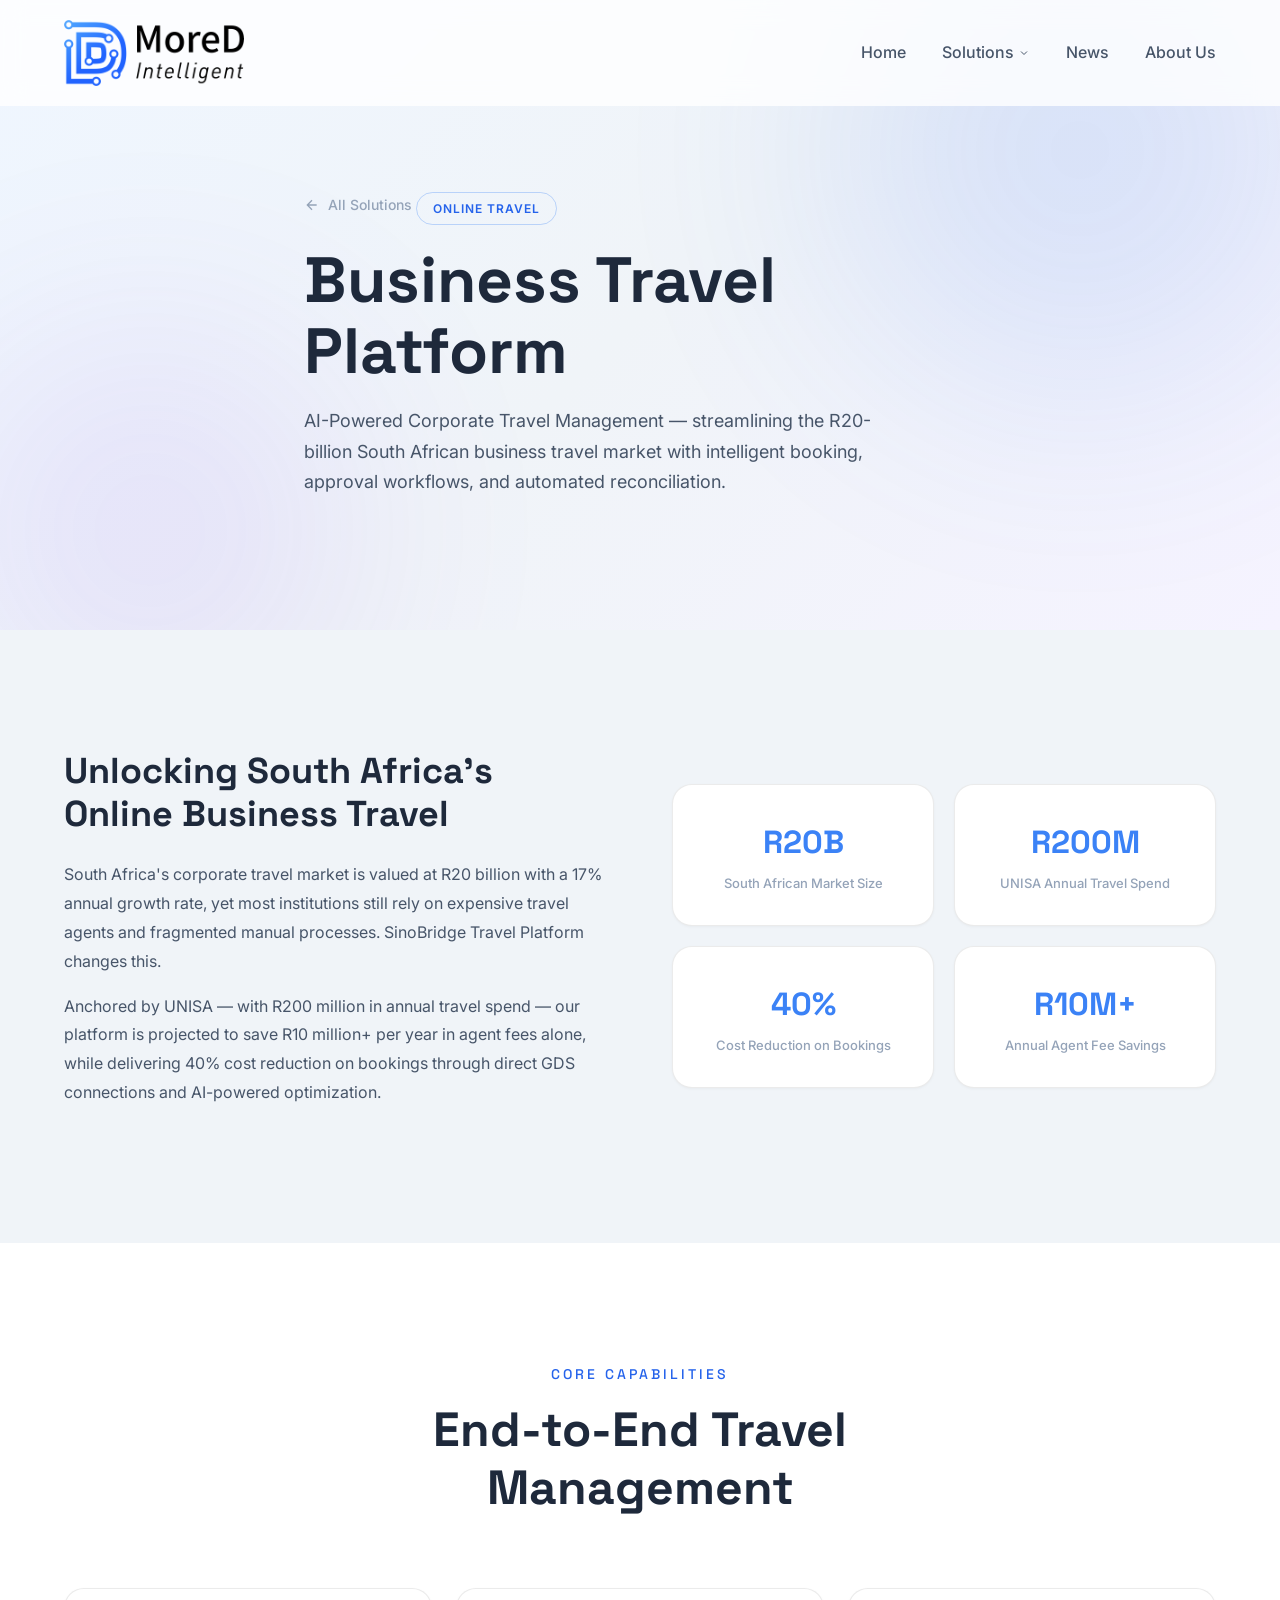
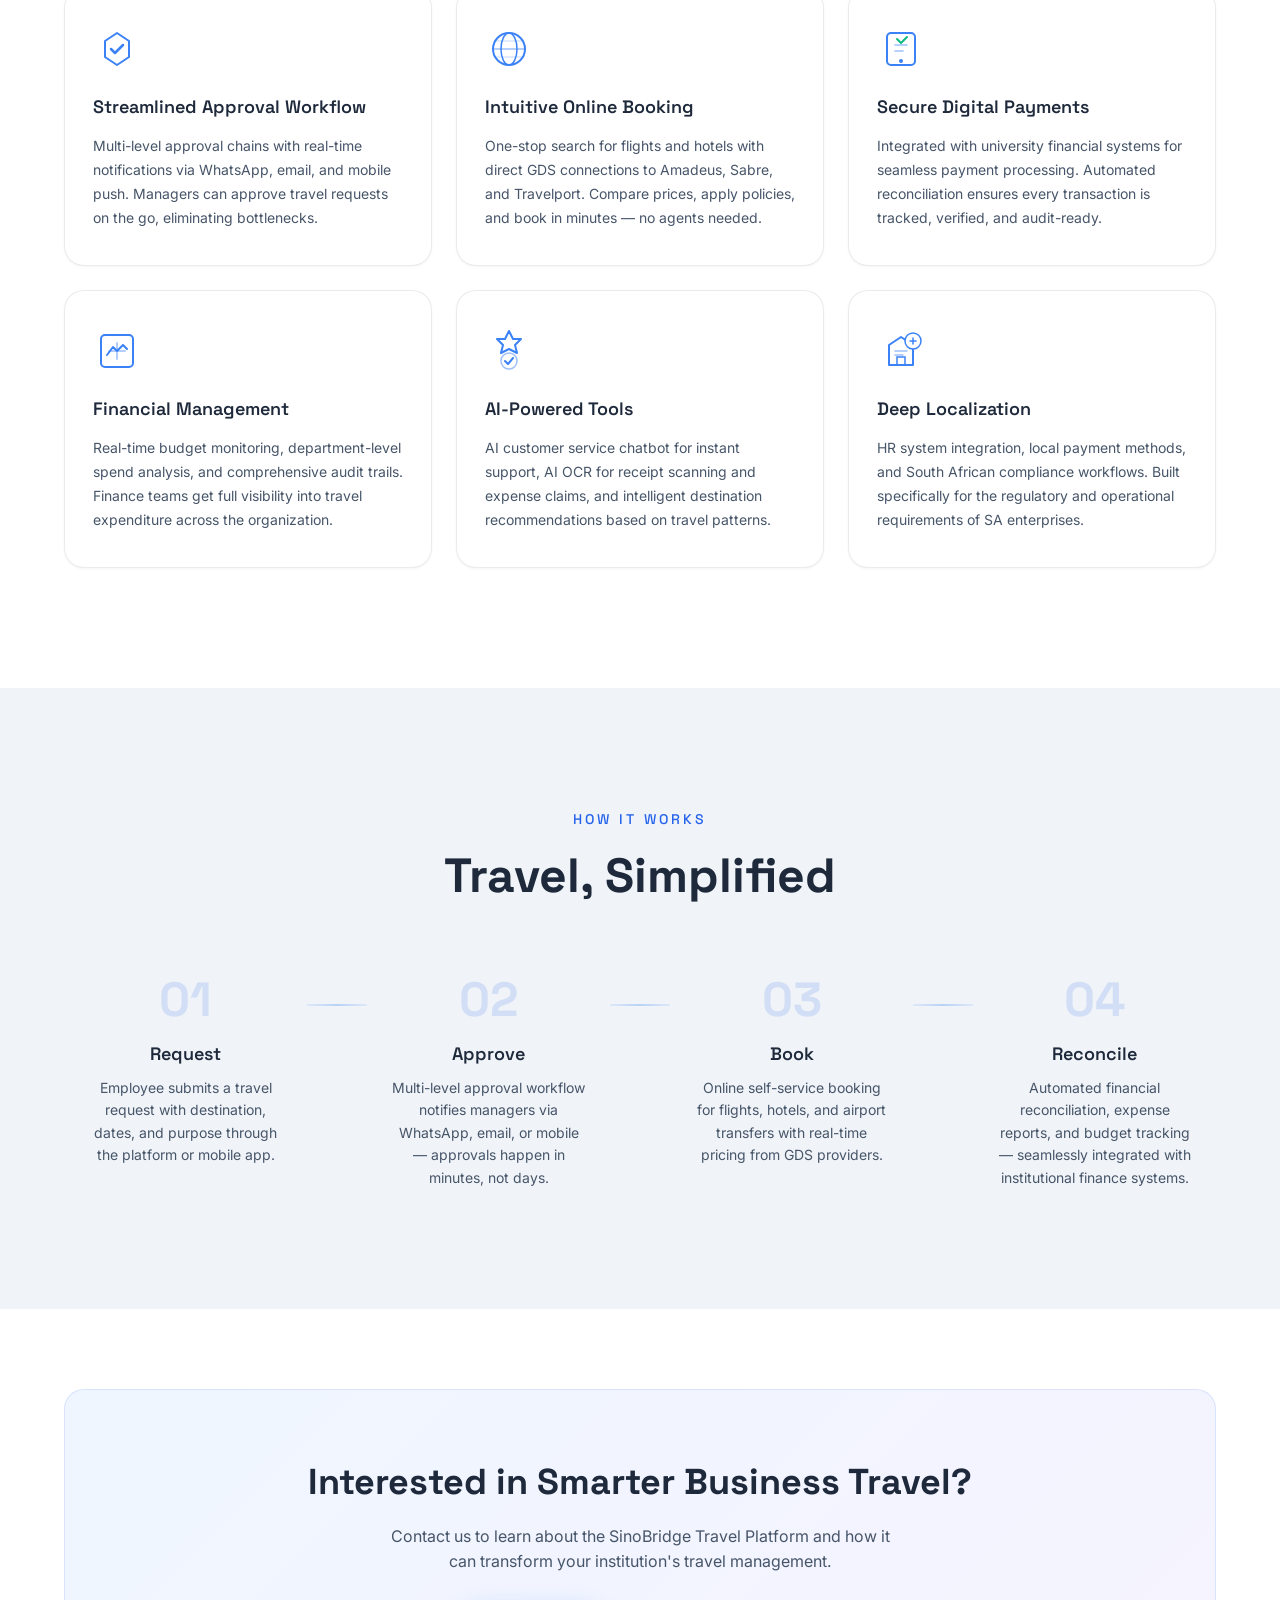
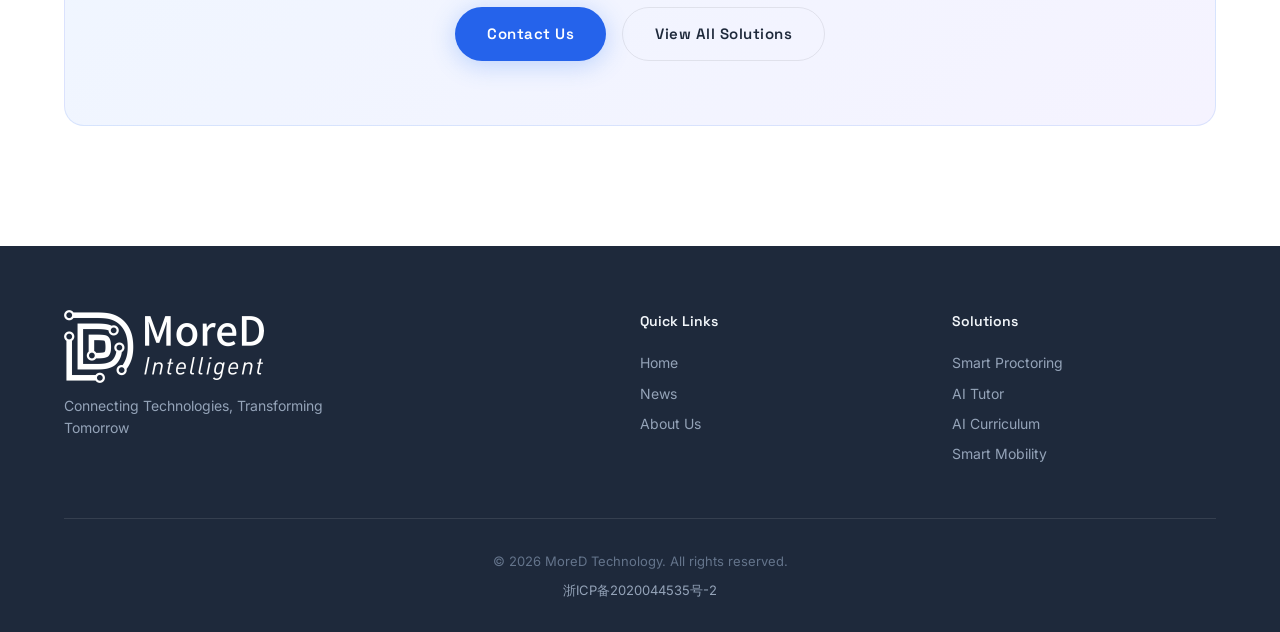
<file: solutions/business-travel.html>
<!DOCTYPE html>
<html lang="en">
<head>
    <meta charset="UTF-8">
    <meta name="viewport" content="width=device-width, initial-scale=1.0">
    <title>Business Travel Platform — MoreD Technology</title>
    <meta name="description" content="SinoBridge Travel — AI-powered corporate travel management platform for South African enterprises, with streamlined approvals, online booking, and automated financial reconciliation.">
    <link rel="preconnect" href="https://fonts.googleapis.com">
    <link rel="preconnect" href="https://fonts.gstatic.com" crossorigin>
    <link href="https://fonts.googleapis.com/css2?family=Inter:wght@300;400;500;600;700&family=Space+Grotesk:wght@400;500;600;700&display=swap" rel="stylesheet">
    <link rel="stylesheet" href="../css/style.css?v=2">
    <link rel="stylesheet" href="../css/solution.css">
</head>
<body>
    <!-- Header -->
    <header class="header" id="header">
        <div class="header-container">
            <a href="../index.html" class="logo">
                <img class="logo-icon" src="../assets/logo-icon.png?v=2" alt="MoreD">
            </a>
            <nav class="nav">
                <a href="../index.html" class="nav-link">Home</a>
                <div class="nav-item">
                    <a href="../index.html#solutions" class="nav-link">Solutions <svg class="dropdown-arrow" viewBox="0 0 24 24" fill="none" stroke="currentColor" stroke-width="2"><path d="M6 9l6 6 6-6"/></svg></a>
                    <div class="dropdown-menu">
                        <div class="dropdown-group-title">AI + Education</div>
                        <a href="smart-proctoring.html" class="dropdown-link">Smart Proctoring</a>
                        <a href="ai-tutor.html" class="dropdown-link">AI Tutor</a>
                        <a href="ai-curriculum.html" class="dropdown-link">AI Curriculum</a>
                        <div class="dropdown-divider"></div>
                        <div class="dropdown-group-title">Smart Mobility</div>
                        <a href="ride-hailing.html" class="dropdown-link">Ride-Hailing Platform <span class="badge-soon">Coming Soon</span></a>
                        <div class="dropdown-divider"></div>
                        <div class="dropdown-group-title">Online Travel</div>
                        <a href="business-travel.html" class="dropdown-link">Business Travel Platform <span class="badge-soon">Coming Soon</span></a>
                    </div>
                </div>
                <a href="../news.html" class="nav-link">News</a>
                <a href="../about.html" class="nav-link">About Us</a>
            </nav>
            <button class="mobile-toggle" id="mobile-toggle" aria-label="Toggle navigation">
                <span></span>
                <span></span>
                <span></span>
            </button>
        </div>
    </header>

    <!-- Mobile Nav -->
    <div class="mobile-nav" id="mobile-nav">
        <a href="../index.html" class="mobile-nav-link">Home</a>
        <div class="mobile-nav-item">
            <button class="mobile-nav-toggle" id="mobile-solutions-toggle">Solutions <svg class="dropdown-arrow" viewBox="0 0 24 24" fill="none" stroke="currentColor" stroke-width="2"><path d="M6 9l6 6 6-6"/></svg></button>
            <div class="mobile-submenu" id="mobile-submenu">
                <span class="mobile-submenu-title">AI + Education</span>
                <a href="smart-proctoring.html">Smart Proctoring</a>
                <a href="ai-tutor.html">AI Tutor</a>
                <a href="ai-curriculum.html">AI Curriculum</a>
                <span class="mobile-submenu-title">Smart Mobility</span>
                <a href="ride-hailing.html">Ride-Hailing Platform</a>
                <span class="mobile-submenu-title">Online Travel</span>
                <a href="business-travel.html">Business Travel Platform</a>
            </div>
        </div>
        <a href="../news.html" class="mobile-nav-link">News</a>
        <a href="../about.html" class="mobile-nav-link">About Us</a>
    </div>

    <!-- Solution Hero -->
    <section class="solution-hero">
        <div class="solution-hero-bg">
            <div class="hero-gradient hero-gradient-1"></div>
            <div class="hero-gradient hero-gradient-2"></div>
        </div>
        <div class="container solution-hero-content">
            <a href="../index.html#solutions" class="solution-breadcrumb fade-in">
                <svg width="16" height="16" viewBox="0 0 24 24" fill="none" stroke="currentColor" stroke-width="2">
                    <path d="M19 12H5M12 19l-7-7 7-7"/>
                </svg>
                All Solutions
            </a>
            <div class="solution-hero-badge fade-in">Online Travel</div>
            <h1 class="solution-hero-title fade-in">Business Travel Platform</h1>
            <p class="solution-hero-subtitle fade-in">AI-Powered Corporate Travel Management — streamlining the R20-billion South African business travel market with intelligent booking, approval workflows, and automated reconciliation.</p>
        </div>
    </section>

    <!-- Overview -->
    <section class="section solution-overview">
        <div class="container">
            <div class="overview-grid">
                <div class="overview-main fade-in">
                    <h2 class="overview-title">Unlocking South Africa's<br>Online Business Travel</h2>
                    <p>South Africa's corporate travel market is valued at R20 billion with a 17% annual growth rate, yet most institutions still rely on expensive travel agents and fragmented manual processes. SinoBridge Travel Platform changes this.</p>
                    <p>Anchored by UNISA — with R200 million in annual travel spend — our platform is projected to save R10 million+ per year in agent fees alone, while delivering 40% cost reduction on bookings through direct GDS connections and AI-powered optimization.</p>
                </div>
                <div class="overview-stats fade-in">
                    <div class="stat-card">
                        <div class="stat-number">R20B</div>
                        <div class="stat-label">South African Market Size</div>
                    </div>
                    <div class="stat-card">
                        <div class="stat-number">R200M</div>
                        <div class="stat-label">UNISA Annual Travel Spend</div>
                    </div>
                    <div class="stat-card">
                        <div class="stat-number">40%</div>
                        <div class="stat-label">Cost Reduction on Bookings</div>
                    </div>
                    <div class="stat-card">
                        <div class="stat-number">R10M+</div>
                        <div class="stat-label">Annual Agent Fee Savings</div>
                    </div>
                </div>
            </div>
        </div>
    </section>

    <!-- Features -->
    <section class="section solution-features">
        <div class="container">
            <div class="section-header">
                <p class="section-tag fade-in">Core Capabilities</p>
                <h2 class="section-title fade-in">End-to-End Travel<br>Management</h2>
            </div>
            <div class="features-grid">
                <div class="feature-card fade-in">
                    <div class="feature-icon">
                        <svg viewBox="0 0 48 48" fill="none" xmlns="http://www.w3.org/2000/svg">
                            <path d="M24 8l-12 8v16l12 8 12-8V16L24 8z" stroke="#3b82f6" stroke-width="2" stroke-linejoin="round"/>
                            <path d="M18 24l4 4 8-8" stroke="#3b82f6" stroke-width="2.5" stroke-linecap="round" stroke-linejoin="round"/>
                        </svg>
                    </div>
                    <h3>Streamlined Approval Workflow</h3>
                    <p>Multi-level approval chains with real-time notifications via WhatsApp, email, and mobile push. Managers can approve travel requests on the go, eliminating bottlenecks.</p>
                </div>
                <div class="feature-card fade-in">
                    <div class="feature-icon">
                        <svg viewBox="0 0 48 48" fill="none" xmlns="http://www.w3.org/2000/svg">
                            <circle cx="24" cy="24" r="16" stroke="#3b82f6" stroke-width="2"/>
                            <ellipse cx="24" cy="24" rx="8" ry="16" stroke="#3b82f6" stroke-width="1.5"/>
                            <path d="M8 24h32" stroke="#3b82f6" stroke-width="1.5" opacity="0.5"/>
                            <path d="M10 16h28M10 32h28" stroke="#3b82f6" stroke-width="1" opacity="0.3"/>
                        </svg>
                    </div>
                    <h3>Intuitive Online Booking</h3>
                    <p>One-stop search for flights and hotels with direct GDS connections to Amadeus, Sabre, and Travelport. Compare prices, apply policies, and book in minutes — no agents needed.</p>
                </div>
                <div class="feature-card fade-in">
                    <div class="feature-icon">
                        <svg viewBox="0 0 48 48" fill="none" xmlns="http://www.w3.org/2000/svg">
                            <rect x="10" y="8" width="28" height="32" rx="4" stroke="#3b82f6" stroke-width="2"/>
                            <path d="M18 20h12M18 26h8" stroke="#3b82f6" stroke-width="1.5" stroke-linecap="round" opacity="0.5"/>
                            <circle cx="24" cy="36" r="2" fill="#3b82f6"/>
                            <path d="M20 14l4 4 6-6" stroke="#10b981" stroke-width="2" stroke-linecap="round" stroke-linejoin="round"/>
                        </svg>
                    </div>
                    <h3>Secure Digital Payments</h3>
                    <p>Integrated with university financial systems for seamless payment processing. Automated reconciliation ensures every transaction is tracked, verified, and audit-ready.</p>
                </div>
                <div class="feature-card fade-in">
                    <div class="feature-icon">
                        <svg viewBox="0 0 48 48" fill="none" xmlns="http://www.w3.org/2000/svg">
                            <rect x="8" y="8" width="32" height="32" rx="4" stroke="#3b82f6" stroke-width="2"/>
                            <path d="M16 24h16M24 16v16" stroke="#3b82f6" stroke-width="2" stroke-linecap="round" opacity="0.4"/>
                            <path d="M14 28l6-8 4 4 6-6 4 4" stroke="#3b82f6" stroke-width="2" stroke-linecap="round" stroke-linejoin="round"/>
                        </svg>
                    </div>
                    <h3>Financial Management</h3>
                    <p>Real-time budget monitoring, department-level spend analysis, and comprehensive audit trails. Finance teams get full visibility into travel expenditure across the organization.</p>
                </div>
                <div class="feature-card fade-in">
                    <div class="feature-icon">
                        <svg viewBox="0 0 48 48" fill="none" xmlns="http://www.w3.org/2000/svg">
                            <path d="M24 4l4 8h8l-6 6 2 8-8-4-8 4 2-8-6-6h8l4-8z" stroke="#3b82f6" stroke-width="2" stroke-linejoin="round"/>
                            <circle cx="24" cy="34" r="8" stroke="#3b82f6" stroke-width="1.5" opacity="0.5"/>
                            <path d="M20 34l3 3 5-6" stroke="#3b82f6" stroke-width="2" stroke-linecap="round" stroke-linejoin="round"/>
                        </svg>
                    </div>
                    <h3>AI-Powered Tools</h3>
                    <p>AI customer service chatbot for instant support, AI OCR for receipt scanning and expense claims, and intelligent destination recommendations based on travel patterns.</p>
                </div>
                <div class="feature-card fade-in">
                    <div class="feature-icon">
                        <svg viewBox="0 0 48 48" fill="none" xmlns="http://www.w3.org/2000/svg">
                            <path d="M12 38V18l12-8 12 8v20H12z" stroke="#3b82f6" stroke-width="2" stroke-linejoin="round"/>
                            <path d="M20 38v-8h8v8" stroke="#3b82f6" stroke-width="1.5"/>
                            <path d="M18 24h12M18 28h8" stroke="#3b82f6" stroke-width="1.5" stroke-linecap="round" opacity="0.5"/>
                            <circle cx="36" cy="14" r="8" fill="#ffffff" stroke="#3b82f6" stroke-width="1.5"/>
                            <path d="M33 14h6M36 11v6" stroke="#3b82f6" stroke-width="1.5" stroke-linecap="round"/>
                        </svg>
                    </div>
                    <h3>Deep Localization</h3>
                    <p>HR system integration, local payment methods, and South African compliance workflows. Built specifically for the regulatory and operational requirements of SA enterprises.</p>
                </div>
            </div>
        </div>
    </section>

    <!-- How It Works -->
    <section class="section solution-process">
        <div class="container">
            <div class="section-header">
                <p class="section-tag fade-in">How It Works</p>
                <h2 class="section-title fade-in">Travel, Simplified</h2>
            </div>
            <div class="process-steps">
                <div class="process-step fade-in">
                    <div class="process-step-number">01</div>
                    <h3>Request</h3>
                    <p>Employee submits a travel request with destination, dates, and purpose through the platform or mobile app.</p>
                </div>
                <div class="process-step-connector"></div>
                <div class="process-step fade-in">
                    <div class="process-step-number">02</div>
                    <h3>Approve</h3>
                    <p>Multi-level approval workflow notifies managers via WhatsApp, email, or mobile — approvals happen in minutes, not days.</p>
                </div>
                <div class="process-step-connector"></div>
                <div class="process-step fade-in">
                    <div class="process-step-number">03</div>
                    <h3>Book</h3>
                    <p>Online self-service booking for flights, hotels, and airport transfers with real-time pricing from GDS providers.</p>
                </div>
                <div class="process-step-connector"></div>
                <div class="process-step fade-in">
                    <div class="process-step-number">04</div>
                    <h3>Reconcile</h3>
                    <p>Automated financial reconciliation, expense reports, and budget tracking — seamlessly integrated with institutional finance systems.</p>
                </div>
            </div>
        </div>
    </section>


    <!-- CTA -->
    <section class="section solution-cta">
        <div class="container">
            <div class="cta-box fade-in">
                <h2>Interested in Smarter Business Travel?</h2>
                <p>Contact us to learn about the SinoBridge Travel Platform and how it can transform your institution's travel management.</p>
                <div class="cta-buttons">
                    <a href="../index.html#contact" class="btn btn-primary">Contact Us</a>
                    <a href="../index.html#solutions" class="btn btn-outline">View All Solutions</a>
                </div>
            </div>
        </div>
    </section>

    <!-- Footer -->
    <footer class="footer">
        <div class="container">
            <div class="footer-grid">
                <div class="footer-brand">
                    <a href="../index.html" class="logo">
                        <img class="logo-icon" src="../assets/logo-icon.png?v=2" alt="MoreD">
                    </a>
                    <p class="footer-tagline">Connecting Technologies, Transforming Tomorrow</p>
                </div>
                <div class="footer-links">
                    <h4>Quick Links</h4>
                    <a href="../index.html">Home</a>
                    <a href="../news.html">News</a>
                    <a href="../about.html">About Us</a>
                </div>
                <div class="footer-links">
                    <h4>Solutions</h4>
                    <a href="smart-proctoring.html">Smart Proctoring</a>
                    <a href="ai-tutor.html">AI Tutor</a>
                    <a href="ai-curriculum.html">AI Curriculum</a>
                    <a href="ride-hailing.html">Smart Mobility</a>
                </div>
            </div>
            <div class="footer-bottom">
                <p>&copy; 2026 MoreD Technology. All rights reserved.</p>
                <p class="footer-icp"><a href="https://beian.miit.gov.cn/" target="_blank" rel="noopener noreferrer" lang="zh-CN">浙ICP备2020044535号-2</a></p>
            </div>
        </div>
    </footer>

    <script src="../js/main.js"></script>
</body>
</html>
</file>
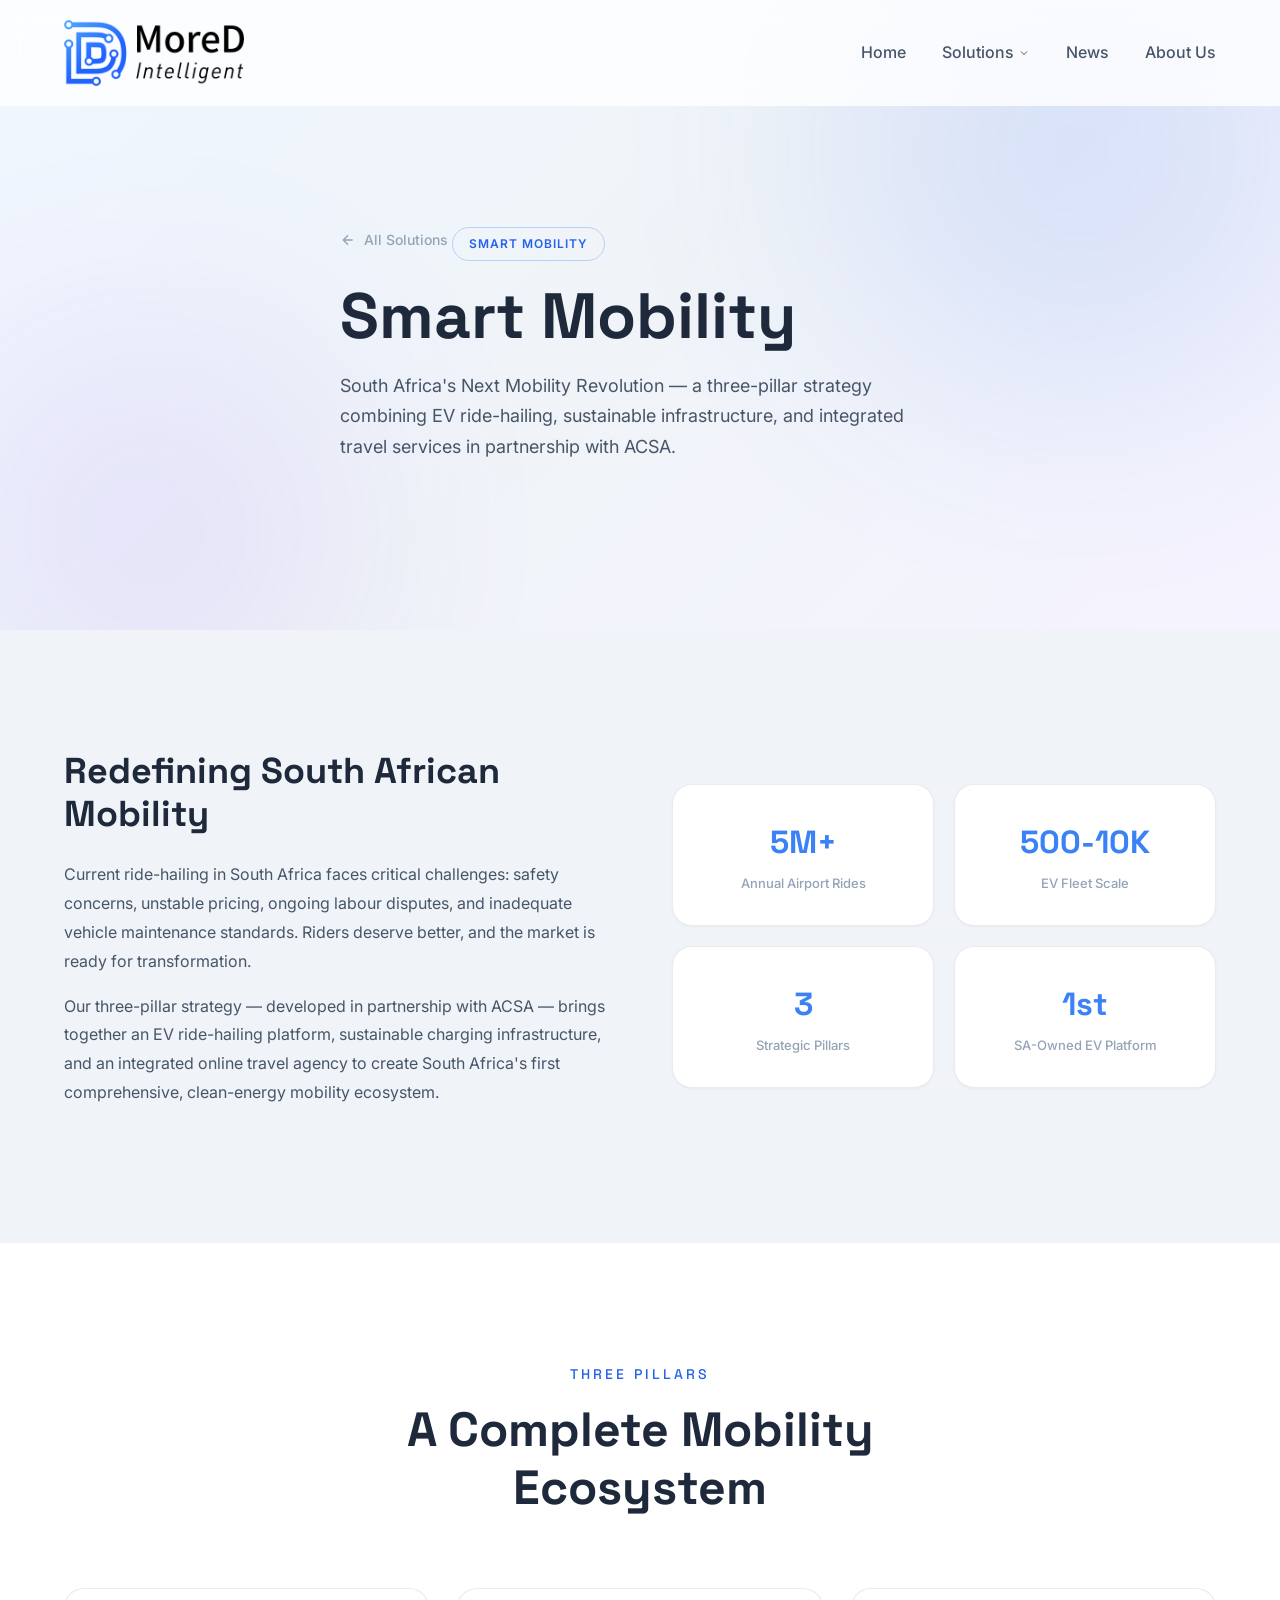
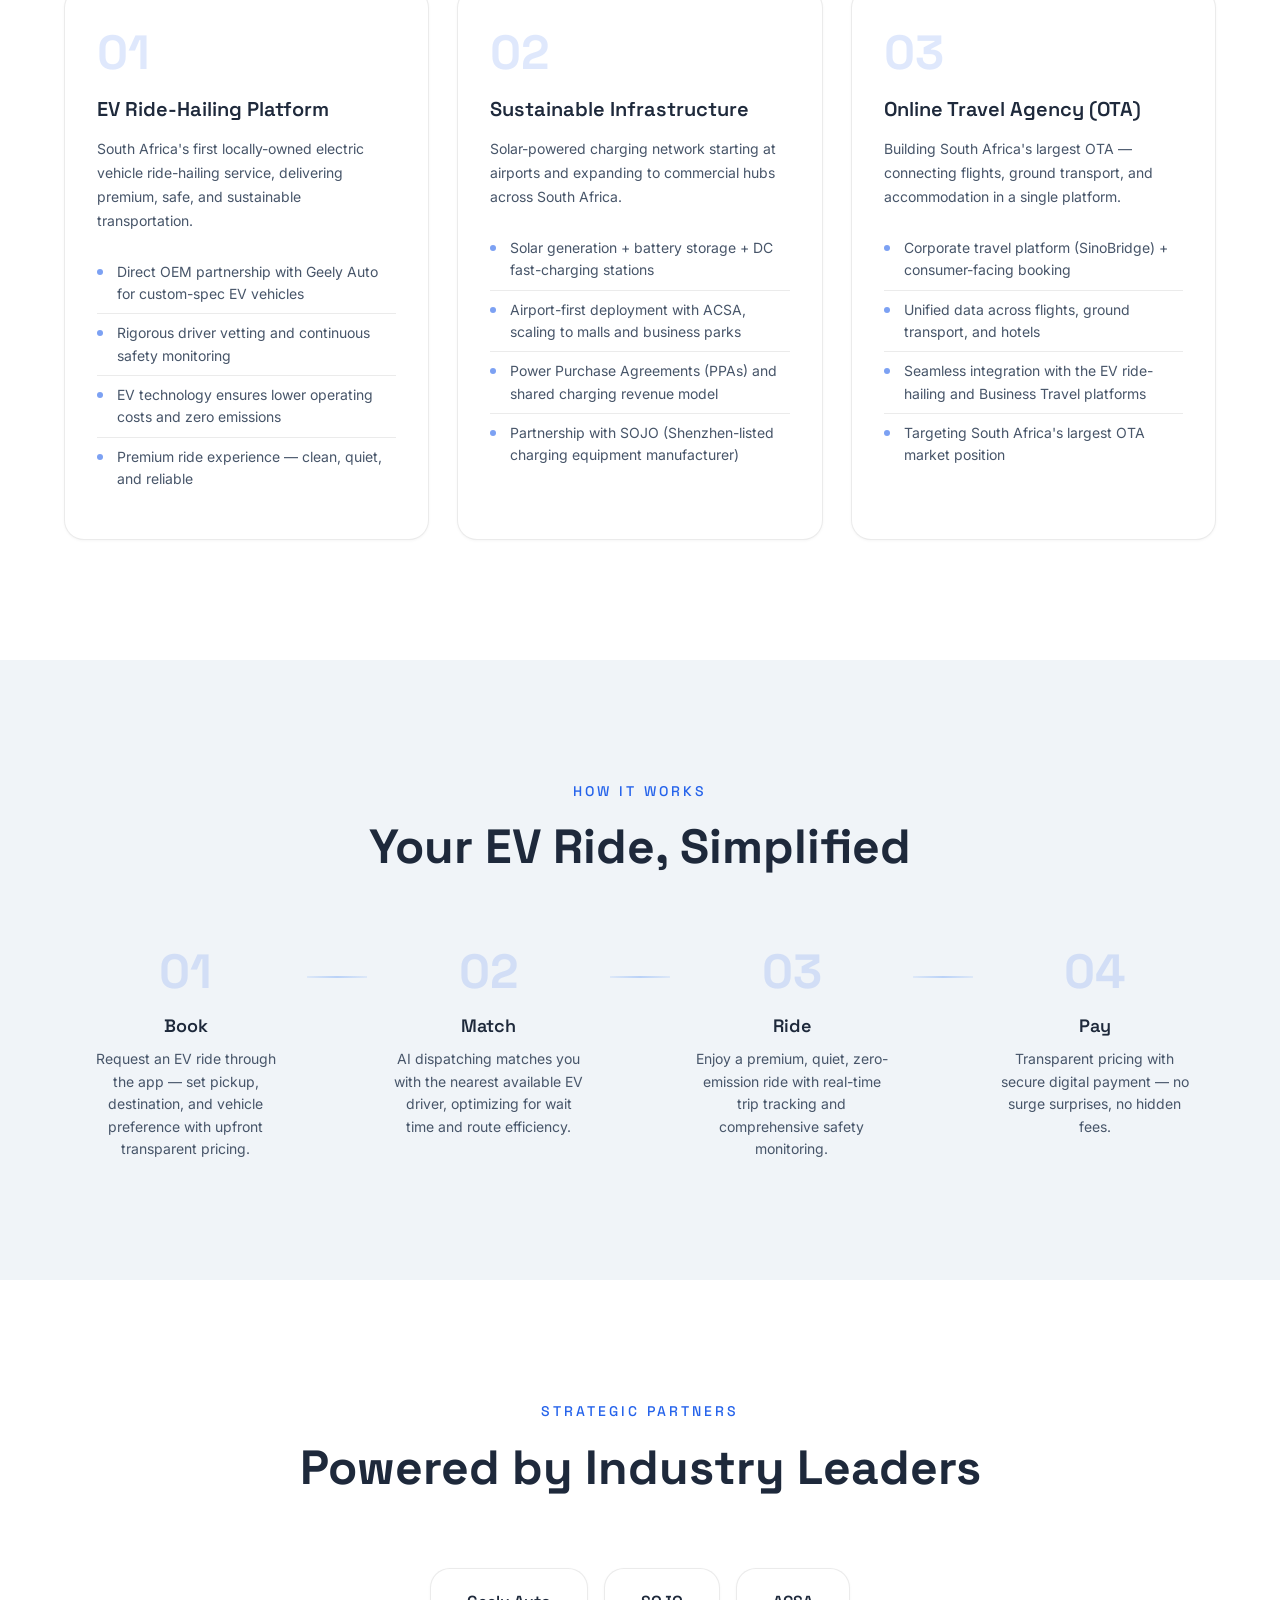
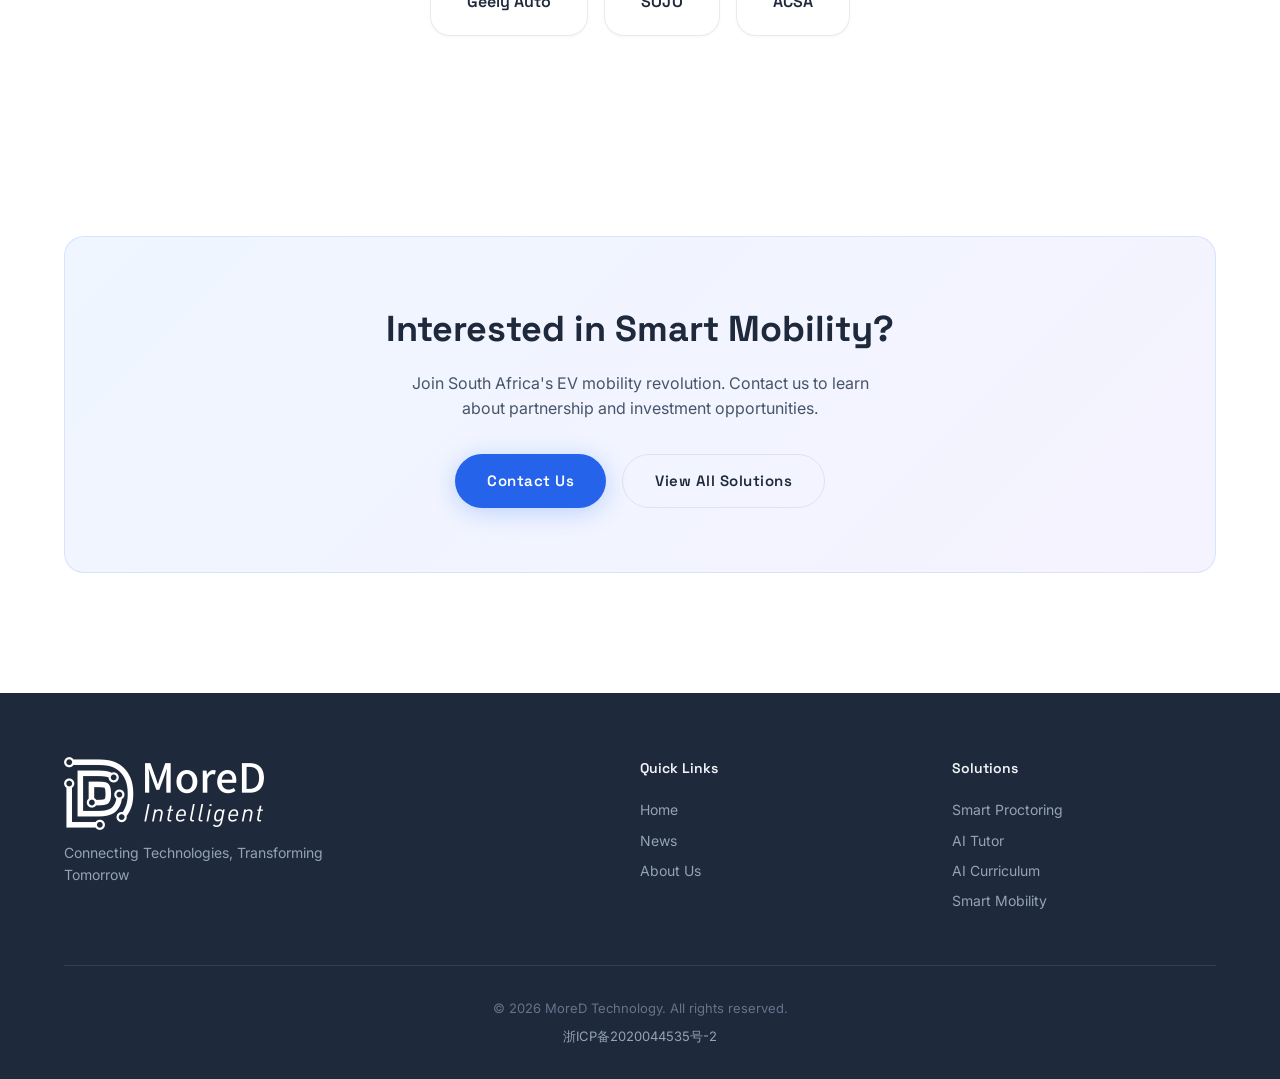
<file: solutions/ride-hailing.html>
<!DOCTYPE html>
<html lang="en">
<head>
    <meta charset="UTF-8">
    <meta name="viewport" content="width=device-width, initial-scale=1.0">
    <title>Smart Mobility — MoreD Technology</title>
    <meta name="description" content="South Africa's next mobility revolution — EV ride-hailing, sustainable charging infrastructure, and integrated online travel agency in strategic partnership with ACSA.">
    <link rel="preconnect" href="https://fonts.googleapis.com">
    <link rel="preconnect" href="https://fonts.gstatic.com" crossorigin>
    <link href="https://fonts.googleapis.com/css2?family=Inter:wght@300;400;500;600;700&family=Space+Grotesk:wght@400;500;600;700&display=swap" rel="stylesheet">
    <link rel="stylesheet" href="../css/style.css?v=2">
    <link rel="stylesheet" href="../css/solution.css">
</head>
<body>
    <!-- Header -->
    <header class="header" id="header">
        <div class="header-container">
            <a href="../index.html" class="logo">
                <img class="logo-icon" src="../assets/logo-icon.png?v=2" alt="MoreD">
            </a>
            <nav class="nav">
                <a href="../index.html" class="nav-link">Home</a>
                <div class="nav-item">
                    <a href="../index.html#solutions" class="nav-link">Solutions <svg class="dropdown-arrow" viewBox="0 0 24 24" fill="none" stroke="currentColor" stroke-width="2"><path d="M6 9l6 6 6-6"/></svg></a>
                    <div class="dropdown-menu">
                        <div class="dropdown-group-title">AI + Education</div>
                        <a href="smart-proctoring.html" class="dropdown-link">Smart Proctoring</a>
                        <a href="ai-tutor.html" class="dropdown-link">AI Tutor</a>
                        <a href="ai-curriculum.html" class="dropdown-link">AI Curriculum</a>
                        <div class="dropdown-divider"></div>
                        <div class="dropdown-group-title">Smart Mobility</div>
                        <a href="ride-hailing.html" class="dropdown-link">Ride-Hailing Platform <span class="badge-soon">Coming Soon</span></a>
                        <div class="dropdown-divider"></div>
                        <div class="dropdown-group-title">Online Travel</div>
                        <a href="business-travel.html" class="dropdown-link">Business Travel Platform <span class="badge-soon">Coming Soon</span></a>
                    </div>
                </div>
                <a href="../news.html" class="nav-link">News</a>
                <a href="../about.html" class="nav-link">About Us</a>
            </nav>
            <button class="mobile-toggle" id="mobile-toggle" aria-label="Toggle navigation">
                <span></span>
                <span></span>
                <span></span>
            </button>
        </div>
    </header>

    <!-- Mobile Nav -->
    <div class="mobile-nav" id="mobile-nav">
        <a href="../index.html" class="mobile-nav-link">Home</a>
        <div class="mobile-nav-item">
            <button class="mobile-nav-toggle" id="mobile-solutions-toggle">Solutions <svg class="dropdown-arrow" viewBox="0 0 24 24" fill="none" stroke="currentColor" stroke-width="2"><path d="M6 9l6 6 6-6"/></svg></button>
            <div class="mobile-submenu" id="mobile-submenu">
                <span class="mobile-submenu-title">AI + Education</span>
                <a href="smart-proctoring.html">Smart Proctoring</a>
                <a href="ai-tutor.html">AI Tutor</a>
                <a href="ai-curriculum.html">AI Curriculum</a>
                <span class="mobile-submenu-title">Smart Mobility</span>
                <a href="ride-hailing.html">Ride-Hailing Platform</a>
                <span class="mobile-submenu-title">Online Travel</span>
                <a href="business-travel.html">Business Travel Platform</a>
            </div>
        </div>
        <a href="../news.html" class="mobile-nav-link">News</a>
        <a href="../about.html" class="mobile-nav-link">About Us</a>
    </div>

    <!-- Solution Hero -->
    <section class="solution-hero">
        <div class="solution-hero-bg">
            <div class="hero-gradient hero-gradient-1"></div>
            <div class="hero-gradient hero-gradient-2"></div>
        </div>
        <div class="container solution-hero-content">
            <a href="../index.html#solutions" class="solution-breadcrumb fade-in">
                <svg width="16" height="16" viewBox="0 0 24 24" fill="none" stroke="currentColor" stroke-width="2">
                    <path d="M19 12H5M12 19l-7-7 7-7"/>
                </svg>
                All Solutions
            </a>
            <div class="solution-hero-badge fade-in">Smart Mobility</div>
            <h1 class="solution-hero-title fade-in">Smart Mobility</h1>
            <p class="solution-hero-subtitle fade-in">South Africa's Next Mobility Revolution — a three-pillar strategy combining EV ride-hailing, sustainable infrastructure, and integrated travel services in partnership with ACSA.</p>
        </div>
    </section>

    <!-- Overview -->
    <section class="section solution-overview">
        <div class="container">
            <div class="overview-grid">
                <div class="overview-main fade-in">
                    <h2 class="overview-title">Redefining South African<br>Mobility</h2>
                    <p>Current ride-hailing in South Africa faces critical challenges: safety concerns, unstable pricing, ongoing labour disputes, and inadequate vehicle maintenance standards. Riders deserve better, and the market is ready for transformation.</p>
                    <p>Our three-pillar strategy — developed in partnership with ACSA — brings together an EV ride-hailing platform, sustainable charging infrastructure, and an integrated online travel agency to create South Africa's first comprehensive, clean-energy mobility ecosystem.</p>
                </div>
                <div class="overview-stats fade-in">
                    <div class="stat-card">
                        <div class="stat-number">5M+</div>
                        <div class="stat-label">Annual Airport Rides</div>
                    </div>
                    <div class="stat-card">
                        <div class="stat-number">500-10K</div>
                        <div class="stat-label">EV Fleet Scale</div>
                    </div>
                    <div class="stat-card">
                        <div class="stat-number">3</div>
                        <div class="stat-label">Strategic Pillars</div>
                    </div>
                    <div class="stat-card">
                        <div class="stat-number">1st</div>
                        <div class="stat-label">SA-Owned EV Platform</div>
                    </div>
                </div>
            </div>
        </div>
    </section>

    <!-- Three Pillars -->
    <section class="section solution-features">
        <div class="container">
            <div class="section-header">
                <p class="section-tag fade-in">Three Pillars</p>
                <h2 class="section-title fade-in">A Complete Mobility<br>Ecosystem</h2>
            </div>
            <div class="pillars-grid">
                <!-- Pillar 1 -->
                <div class="pillar-card fade-in">
                    <div class="pillar-number">01</div>
                    <h3 class="pillar-title">EV Ride-Hailing Platform</h3>
                    <p class="pillar-desc">South Africa's first locally-owned electric vehicle ride-hailing service, delivering premium, safe, and sustainable transportation.</p>
                    <ul class="pillar-features">
                        <li>Direct OEM partnership with Geely Auto for custom-spec EV vehicles</li>
                        <li>Rigorous driver vetting and continuous safety monitoring</li>
                        <li>EV technology ensures lower operating costs and zero emissions</li>
                        <li>Premium ride experience — clean, quiet, and reliable</li>
                    </ul>
                </div>
                <!-- Pillar 2 -->
                <div class="pillar-card fade-in">
                    <div class="pillar-number">02</div>
                    <h3 class="pillar-title">Sustainable Infrastructure</h3>
                    <p class="pillar-desc">Solar-powered charging network starting at airports and expanding to commercial hubs across South Africa.</p>
                    <ul class="pillar-features">
                        <li>Solar generation + battery storage + DC fast-charging stations</li>
                        <li>Airport-first deployment with ACSA, scaling to malls and business parks</li>
                        <li>Power Purchase Agreements (PPAs) and shared charging revenue model</li>
                        <li>Partnership with SOJO (Shenzhen-listed charging equipment manufacturer)</li>
                    </ul>
                </div>
                <!-- Pillar 3 -->
                <div class="pillar-card fade-in">
                    <div class="pillar-number">03</div>
                    <h3 class="pillar-title">Online Travel Agency (OTA)</h3>
                    <p class="pillar-desc">Building South Africa's largest OTA — connecting flights, ground transport, and accommodation in a single platform.</p>
                    <ul class="pillar-features">
                        <li>Corporate travel platform (SinoBridge) + consumer-facing booking</li>
                        <li>Unified data across flights, ground transport, and hotels</li>
                        <li>Seamless integration with the EV ride-hailing and Business Travel platforms</li>
                        <li>Targeting South Africa's largest OTA market position</li>
                    </ul>
                </div>
            </div>
        </div>
    </section>

    <!-- How It Works -->
    <section class="section solution-process">
        <div class="container">
            <div class="section-header">
                <p class="section-tag fade-in">How It Works</p>
                <h2 class="section-title fade-in">Your EV Ride, Simplified</h2>
            </div>
            <div class="process-steps">
                <div class="process-step fade-in">
                    <div class="process-step-number">01</div>
                    <h3>Book</h3>
                    <p>Request an EV ride through the app — set pickup, destination, and vehicle preference with upfront transparent pricing.</p>
                </div>
                <div class="process-step-connector"></div>
                <div class="process-step fade-in">
                    <div class="process-step-number">02</div>
                    <h3>Match</h3>
                    <p>AI dispatching matches you with the nearest available EV driver, optimizing for wait time and route efficiency.</p>
                </div>
                <div class="process-step-connector"></div>
                <div class="process-step fade-in">
                    <div class="process-step-number">03</div>
                    <h3>Ride</h3>
                    <p>Enjoy a premium, quiet, zero-emission ride with real-time trip tracking and comprehensive safety monitoring.</p>
                </div>
                <div class="process-step-connector"></div>
                <div class="process-step fade-in">
                    <div class="process-step-number">04</div>
                    <h3>Pay</h3>
                    <p>Transparent pricing with secure digital payment — no surge surprises, no hidden fees.</p>
                </div>
            </div>
        </div>
    </section>

    <!-- Strategic Partners -->
    <section class="section solution-partners" style="background: var(--bg-primary);">
        <div class="container">
            <div class="section-header">
                <p class="section-tag fade-in">Strategic Partners</p>
                <h2 class="section-title fade-in">Powered by Industry Leaders</h2>
            </div>
            <div class="partners-grid fade-in">
                <div class="partner-item">Geely Auto</div>
                <div class="partner-item">SOJO</div>
                <div class="partner-item">ACSA</div>
            </div>
        </div>
    </section>

    <!-- CTA -->
    <section class="section solution-cta">
        <div class="container">
            <div class="cta-box fade-in">
                <h2>Interested in Smart Mobility?</h2>
                <p>Join South Africa's EV mobility revolution. Contact us to learn about partnership and investment opportunities.</p>
                <div class="cta-buttons">
                    <a href="../index.html#contact" class="btn btn-primary">Contact Us</a>
                    <a href="../index.html#solutions" class="btn btn-outline">View All Solutions</a>
                </div>
            </div>
        </div>
    </section>

    <!-- Footer -->
    <footer class="footer">
        <div class="container">
            <div class="footer-grid">
                <div class="footer-brand">
                    <a href="../index.html" class="logo">
                        <img class="logo-icon" src="../assets/logo-icon.png?v=2" alt="MoreD">
                    </a>
                    <p class="footer-tagline">Connecting Technologies, Transforming Tomorrow</p>
                </div>
                <div class="footer-links">
                    <h4>Quick Links</h4>
                    <a href="../index.html">Home</a>
                    <a href="../news.html">News</a>
                    <a href="../about.html">About Us</a>
                </div>
                <div class="footer-links">
                    <h4>Solutions</h4>
                    <a href="smart-proctoring.html">Smart Proctoring</a>
                    <a href="ai-tutor.html">AI Tutor</a>
                    <a href="ai-curriculum.html">AI Curriculum</a>
                    <a href="ride-hailing.html">Smart Mobility</a>
                </div>
            </div>
            <div class="footer-bottom">
                <p>&copy; 2026 MoreD Technology. All rights reserved.</p>
                <p class="footer-icp"><a href="https://beian.miit.gov.cn/" target="_blank" rel="noopener noreferrer" lang="zh-CN">浙ICP备2020044535号-2</a></p>
            </div>
        </div>
    </footer>

    <script src="../js/main.js"></script>
</body>
</html>
</file>
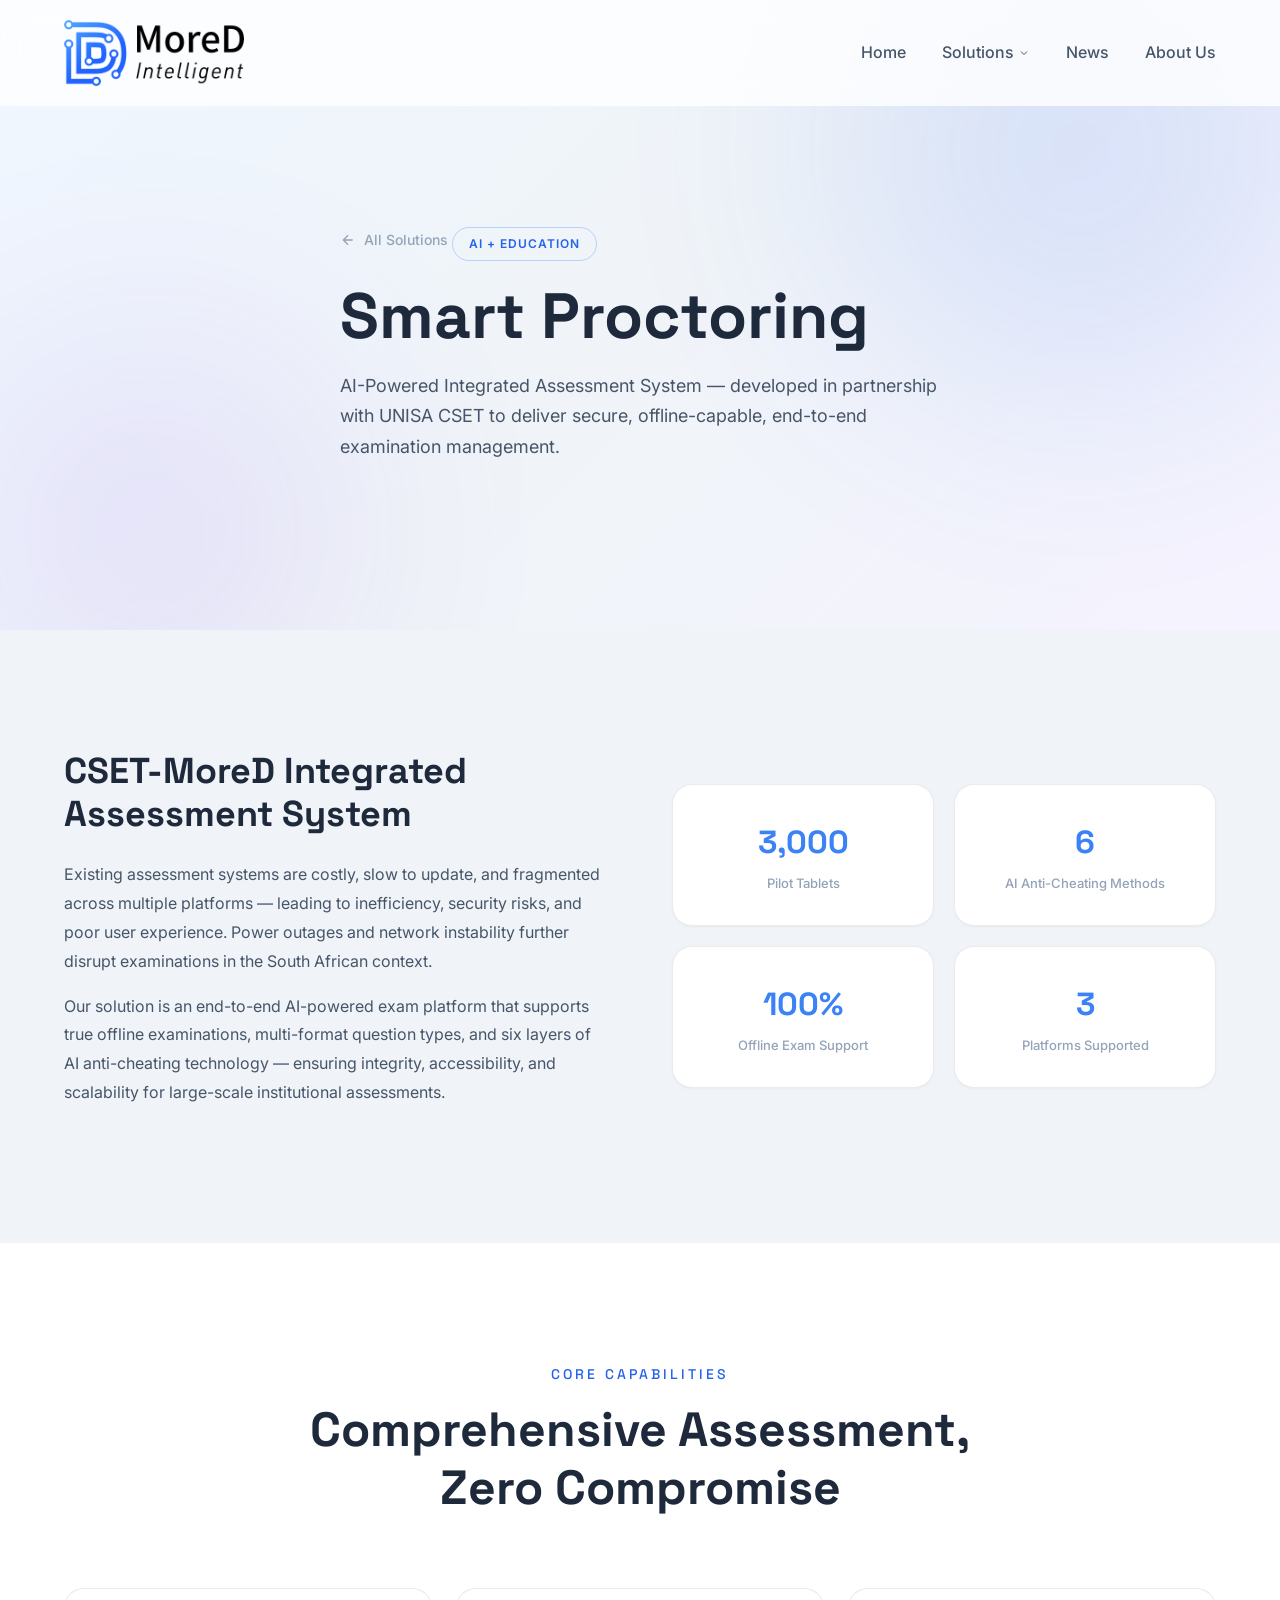
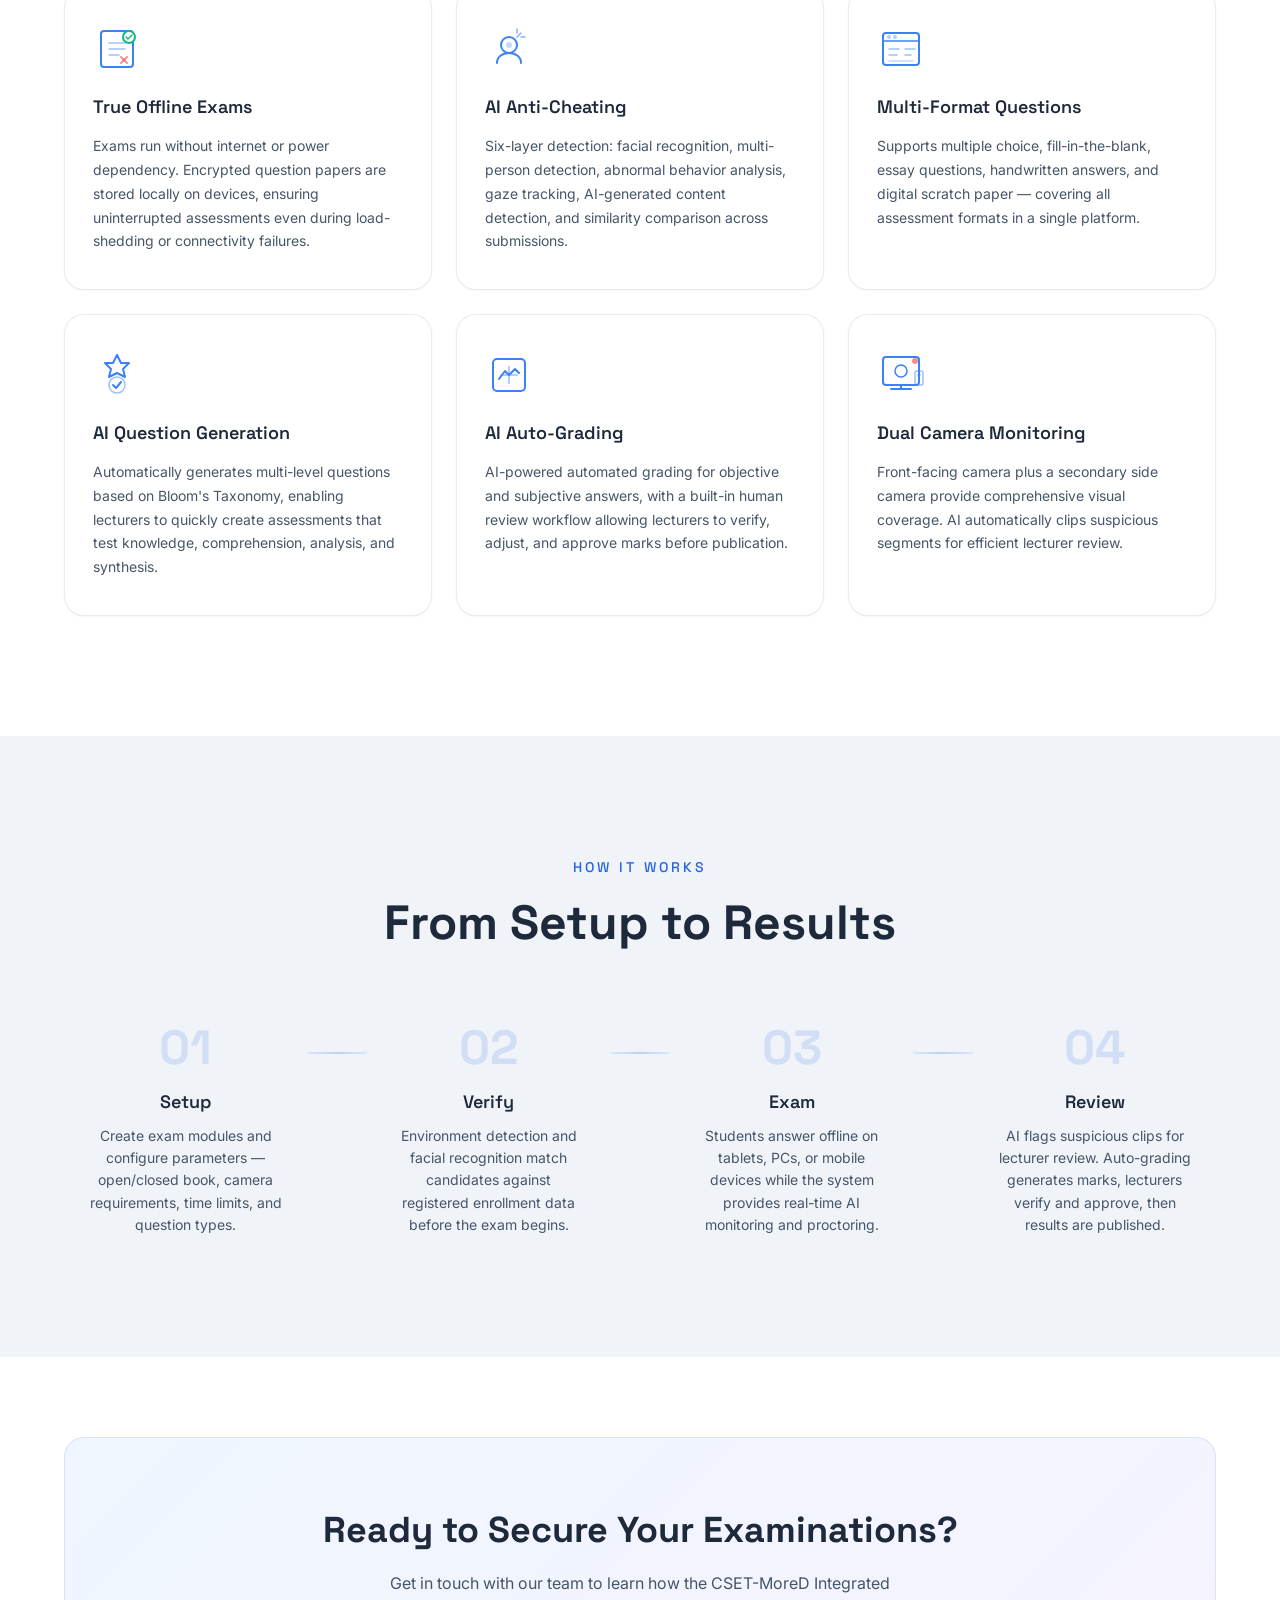
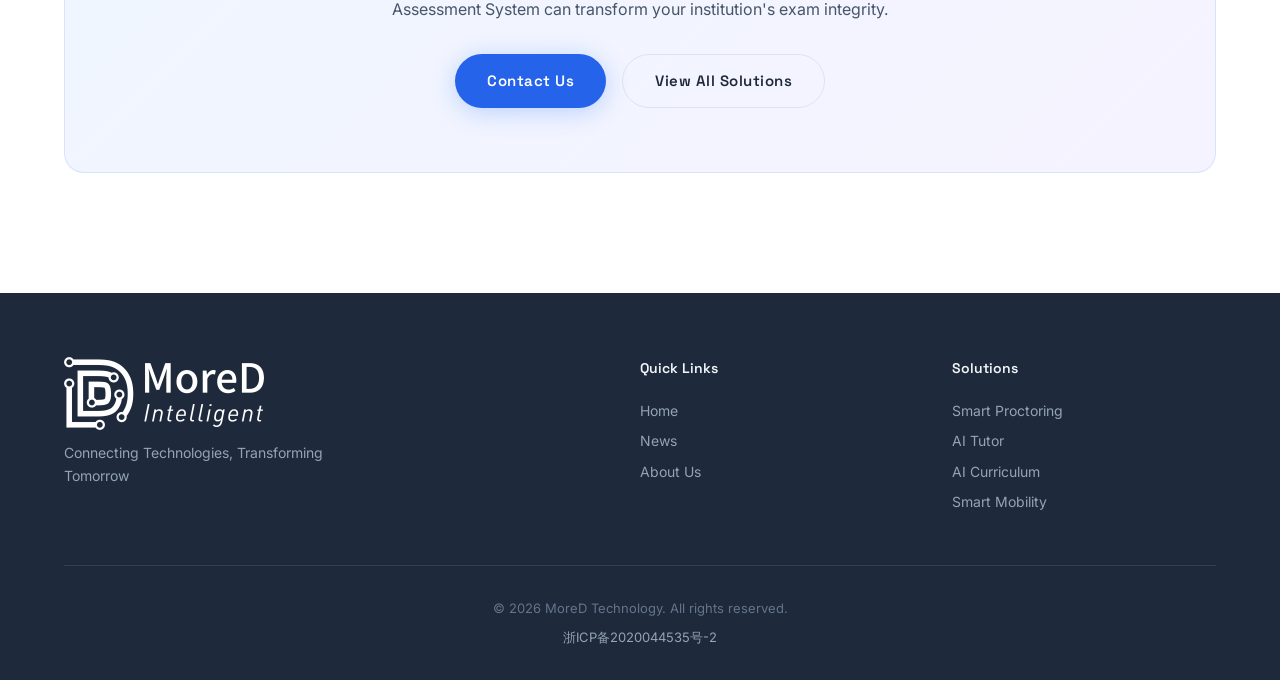
<file: solutions/smart-proctoring.html>
<!DOCTYPE html>
<html lang="en">
<head>
    <meta charset="UTF-8">
    <meta name="viewport" content="width=device-width, initial-scale=1.0">
    <title>Smart Proctoring — MoreD Technology</title>
    <meta name="description" content="CSET-MoreD Integrated Assessment System — AI-powered end-to-end exam platform with offline support, AI anti-cheating, and multi-format questions for large-scale assessments.">
    <link rel="preconnect" href="https://fonts.googleapis.com">
    <link rel="preconnect" href="https://fonts.gstatic.com" crossorigin>
    <link href="https://fonts.googleapis.com/css2?family=Inter:wght@300;400;500;600;700&family=Space+Grotesk:wght@400;500;600;700&display=swap" rel="stylesheet">
    <link rel="stylesheet" href="../css/style.css?v=2">
    <link rel="stylesheet" href="../css/solution.css">
</head>
<body>
    <!-- Header -->
    <header class="header" id="header">
        <div class="header-container">
            <a href="../index.html" class="logo">
                <img class="logo-icon" src="../assets/logo-icon.png?v=2" alt="MoreD">
            </a>
            <nav class="nav">
                <a href="../index.html" class="nav-link">Home</a>
                <div class="nav-item">
                    <a href="../index.html#solutions" class="nav-link">Solutions <svg class="dropdown-arrow" viewBox="0 0 24 24" fill="none" stroke="currentColor" stroke-width="2"><path d="M6 9l6 6 6-6"/></svg></a>
                    <div class="dropdown-menu">
                        <div class="dropdown-group-title">AI + Education</div>
                        <a href="smart-proctoring.html" class="dropdown-link">Smart Proctoring</a>
                        <a href="ai-tutor.html" class="dropdown-link">AI Tutor</a>
                        <a href="ai-curriculum.html" class="dropdown-link">AI Curriculum</a>
                        <div class="dropdown-divider"></div>
                        <div class="dropdown-group-title">Smart Mobility</div>
                        <a href="ride-hailing.html" class="dropdown-link">Ride-Hailing Platform <span class="badge-soon">Coming Soon</span></a>
                        <div class="dropdown-divider"></div>
                        <div class="dropdown-group-title">Online Travel</div>
                        <a href="business-travel.html" class="dropdown-link">Business Travel Platform <span class="badge-soon">Coming Soon</span></a>
                    </div>
                </div>
                <a href="../news.html" class="nav-link">News</a>
                <a href="../about.html" class="nav-link">About Us</a>
            </nav>
            <button class="mobile-toggle" id="mobile-toggle" aria-label="Toggle navigation">
                <span></span>
                <span></span>
                <span></span>
            </button>
        </div>
    </header>

    <!-- Mobile Nav -->
    <div class="mobile-nav" id="mobile-nav">
        <a href="../index.html" class="mobile-nav-link">Home</a>
        <div class="mobile-nav-item">
            <button class="mobile-nav-toggle" id="mobile-solutions-toggle">Solutions <svg class="dropdown-arrow" viewBox="0 0 24 24" fill="none" stroke="currentColor" stroke-width="2"><path d="M6 9l6 6 6-6"/></svg></button>
            <div class="mobile-submenu" id="mobile-submenu">
                <span class="mobile-submenu-title">AI + Education</span>
                <a href="smart-proctoring.html">Smart Proctoring</a>
                <a href="ai-tutor.html">AI Tutor</a>
                <a href="ai-curriculum.html">AI Curriculum</a>
                <span class="mobile-submenu-title">Smart Mobility</span>
                <a href="ride-hailing.html">Ride-Hailing Platform</a>
                <span class="mobile-submenu-title">Online Travel</span>
                <a href="business-travel.html">Business Travel Platform</a>
            </div>
        </div>
        <a href="../news.html" class="mobile-nav-link">News</a>
        <a href="../about.html" class="mobile-nav-link">About Us</a>
    </div>

    <!-- Solution Hero -->
    <section class="solution-hero">
        <div class="solution-hero-bg">
            <div class="hero-gradient hero-gradient-1"></div>
            <div class="hero-gradient hero-gradient-2"></div>
        </div>
        <div class="container solution-hero-content">
            <a href="../index.html#solutions" class="solution-breadcrumb fade-in">
                <svg width="16" height="16" viewBox="0 0 24 24" fill="none" stroke="currentColor" stroke-width="2">
                    <path d="M19 12H5M12 19l-7-7 7-7"/>
                </svg>
                All Solutions
            </a>
            <div class="solution-hero-badge fade-in">AI + Education</div>
            <h1 class="solution-hero-title fade-in">Smart Proctoring</h1>
            <p class="solution-hero-subtitle fade-in">AI-Powered Integrated Assessment System — developed in partnership with UNISA CSET to deliver secure, offline-capable, end-to-end examination management.</p>
        </div>
    </section>

    <!-- Overview -->
    <section class="section solution-overview">
        <div class="container">
            <div class="overview-grid">
                <div class="overview-main fade-in">
                    <h2 class="overview-title">CSET-MoreD Integrated<br>Assessment System</h2>
                    <p>Existing assessment systems are costly, slow to update, and fragmented across multiple platforms — leading to inefficiency, security risks, and poor user experience. Power outages and network instability further disrupt examinations in the South African context.</p>
                    <p>Our solution is an end-to-end AI-powered exam platform that supports true offline examinations, multi-format question types, and six layers of AI anti-cheating technology — ensuring integrity, accessibility, and scalability for large-scale institutional assessments.</p>
                </div>
                <div class="overview-stats fade-in">
                    <div class="stat-card">
                        <div class="stat-number">3,000</div>
                        <div class="stat-label">Pilot Tablets</div>
                    </div>
                    <div class="stat-card">
                        <div class="stat-number">6</div>
                        <div class="stat-label">AI Anti-Cheating Methods</div>
                    </div>
                    <div class="stat-card">
                        <div class="stat-number">100%</div>
                        <div class="stat-label">Offline Exam Support</div>
                    </div>
                    <div class="stat-card">
                        <div class="stat-number">3</div>
                        <div class="stat-label">Platforms Supported</div>
                    </div>
                </div>
            </div>
        </div>
    </section>

    <!-- Features -->
    <section class="section solution-features">
        <div class="container">
            <div class="section-header">
                <p class="section-tag fade-in">Core Capabilities</p>
                <h2 class="section-title fade-in">Comprehensive Assessment,<br>Zero Compromise</h2>
            </div>
            <div class="features-grid">
                <div class="feature-card fade-in">
                    <div class="feature-icon">
                        <svg viewBox="0 0 48 48" fill="none" xmlns="http://www.w3.org/2000/svg">
                            <rect x="8" y="6" width="32" height="36" rx="3" stroke="#3b82f6" stroke-width="2"/>
                            <path d="M16 18h16M16 24h16M16 30h10" stroke="#3b82f6" stroke-width="1.5" stroke-linecap="round" opacity="0.5"/>
                            <path d="M34 32l-6 6" stroke="#ef4444" stroke-width="2" stroke-linecap="round" opacity="0.6"/>
                            <path d="M28 32l6 6" stroke="#ef4444" stroke-width="2" stroke-linecap="round" opacity="0.6"/>
                            <circle cx="36" cy="12" r="6" fill="#ffffff" stroke="#10b981" stroke-width="2"/>
                            <path d="M33 12l2 2 4-4" stroke="#10b981" stroke-width="1.5" stroke-linecap="round" stroke-linejoin="round"/>
                        </svg>
                    </div>
                    <h3>True Offline Exams</h3>
                    <p>Exams run without internet or power dependency. Encrypted question papers are stored locally on devices, ensuring uninterrupted assessments even during load-shedding or connectivity failures.</p>
                </div>
                <div class="feature-card fade-in">
                    <div class="feature-icon">
                        <svg viewBox="0 0 48 48" fill="none" xmlns="http://www.w3.org/2000/svg">
                            <circle cx="24" cy="20" r="8" stroke="#3b82f6" stroke-width="2"/>
                            <path d="M12 38c0-6 5-10 12-10s12 4 12 10" stroke="#3b82f6" stroke-width="2" stroke-linecap="round"/>
                            <path d="M32 12l4-4M36 12h4M32 8v-4" stroke="#3b82f6" stroke-width="1.5" stroke-linecap="round" opacity="0.6"/>
                            <circle cx="24" cy="20" r="3" fill="#3b82f6" opacity="0.3"/>
                        </svg>
                    </div>
                    <h3>AI Anti-Cheating</h3>
                    <p>Six-layer detection: facial recognition, multi-person detection, abnormal behavior analysis, gaze tracking, AI-generated content detection, and similarity comparison across submissions.</p>
                </div>
                <div class="feature-card fade-in">
                    <div class="feature-icon">
                        <svg viewBox="0 0 48 48" fill="none" xmlns="http://www.w3.org/2000/svg">
                            <rect x="6" y="8" width="36" height="32" rx="3" stroke="#3b82f6" stroke-width="2"/>
                            <path d="M6 16h36" stroke="#3b82f6" stroke-width="1.5"/>
                            <circle cx="12" cy="12" r="2" fill="#3b82f6" opacity="0.4"/>
                            <circle cx="18" cy="12" r="2" fill="#3b82f6" opacity="0.4"/>
                            <path d="M12 24h10M12 30h8M28 24h10M28 30h6" stroke="#3b82f6" stroke-width="1.5" stroke-linecap="round" opacity="0.5"/>
                            <path d="M12 36h24" stroke="#3b82f6" stroke-width="1.5" stroke-linecap="round" opacity="0.3"/>
                        </svg>
                    </div>
                    <h3>Multi-Format Questions</h3>
                    <p>Supports multiple choice, fill-in-the-blank, essay questions, handwritten answers, and digital scratch paper — covering all assessment formats in a single platform.</p>
                </div>
                <div class="feature-card fade-in">
                    <div class="feature-icon">
                        <svg viewBox="0 0 48 48" fill="none" xmlns="http://www.w3.org/2000/svg">
                            <path d="M24 4l4 8h8l-6 6 2 8-8-4-8 4 2-8-6-6h8l4-8z" stroke="#3b82f6" stroke-width="2" stroke-linejoin="round"/>
                            <circle cx="24" cy="34" r="8" stroke="#3b82f6" stroke-width="1.5" opacity="0.5"/>
                            <path d="M20 34l3 3 5-6" stroke="#3b82f6" stroke-width="2" stroke-linecap="round" stroke-linejoin="round"/>
                        </svg>
                    </div>
                    <h3>AI Question Generation</h3>
                    <p>Automatically generates multi-level questions based on Bloom's Taxonomy, enabling lecturers to quickly create assessments that test knowledge, comprehension, analysis, and synthesis.</p>
                </div>
                <div class="feature-card fade-in">
                    <div class="feature-icon">
                        <svg viewBox="0 0 48 48" fill="none" xmlns="http://www.w3.org/2000/svg">
                            <rect x="8" y="8" width="32" height="32" rx="4" stroke="#3b82f6" stroke-width="2"/>
                            <path d="M16 24h16M24 16v16" stroke="#3b82f6" stroke-width="2" stroke-linecap="round" opacity="0.4"/>
                            <path d="M14 28l6-8 4 4 6-6 4 4" stroke="#3b82f6" stroke-width="2" stroke-linecap="round" stroke-linejoin="round"/>
                        </svg>
                    </div>
                    <h3>AI Auto-Grading</h3>
                    <p>AI-powered automated grading for objective and subjective answers, with a built-in human review workflow allowing lecturers to verify, adjust, and approve marks before publication.</p>
                </div>
                <div class="feature-card fade-in">
                    <div class="feature-icon">
                        <svg viewBox="0 0 48 48" fill="none" xmlns="http://www.w3.org/2000/svg">
                            <rect x="6" y="6" width="36" height="28" rx="3" stroke="#3b82f6" stroke-width="2"/>
                            <circle cx="24" cy="20" r="6" stroke="#3b82f6" stroke-width="1.5"/>
                            <path d="M14 38h20" stroke="#3b82f6" stroke-width="2" stroke-linecap="round"/>
                            <path d="M24 34v4" stroke="#3b82f6" stroke-width="2"/>
                            <circle cx="38" cy="10" r="3" fill="#ef4444" opacity="0.6"/>
                            <rect x="38" y="20" width="8" height="14" rx="2" stroke="#3b82f6" stroke-width="1.5" opacity="0.5"/>
                            <circle cx="42" cy="24" r="2" fill="#3b82f6" opacity="0.3"/>
                        </svg>
                    </div>
                    <h3>Dual Camera Monitoring</h3>
                    <p>Front-facing camera plus a secondary side camera provide comprehensive visual coverage. AI automatically clips suspicious segments for efficient lecturer review.</p>
                </div>
            </div>
        </div>
    </section>

    <!-- How It Works -->
    <section class="section solution-process">
        <div class="container">
            <div class="section-header">
                <p class="section-tag fade-in">How It Works</p>
                <h2 class="section-title fade-in">From Setup to Results</h2>
            </div>
            <div class="process-steps">
                <div class="process-step fade-in">
                    <div class="process-step-number">01</div>
                    <h3>Setup</h3>
                    <p>Create exam modules and configure parameters — open/closed book, camera requirements, time limits, and question types.</p>
                </div>
                <div class="process-step-connector"></div>
                <div class="process-step fade-in">
                    <div class="process-step-number">02</div>
                    <h3>Verify</h3>
                    <p>Environment detection and facial recognition match candidates against registered enrollment data before the exam begins.</p>
                </div>
                <div class="process-step-connector"></div>
                <div class="process-step fade-in">
                    <div class="process-step-number">03</div>
                    <h3>Exam</h3>
                    <p>Students answer offline on tablets, PCs, or mobile devices while the system provides real-time AI monitoring and proctoring.</p>
                </div>
                <div class="process-step-connector"></div>
                <div class="process-step fade-in">
                    <div class="process-step-number">04</div>
                    <h3>Review</h3>
                    <p>AI flags suspicious clips for lecturer review. Auto-grading generates marks, lecturers verify and approve, then results are published.</p>
                </div>
            </div>
        </div>
    </section>

    <!-- CTA -->
    <section class="section solution-cta">
        <div class="container">
            <div class="cta-box fade-in">
                <h2>Ready to Secure Your Examinations?</h2>
                <p>Get in touch with our team to learn how the CSET-MoreD Integrated Assessment System can transform your institution's exam integrity.</p>
                <div class="cta-buttons">
                    <a href="../index.html#contact" class="btn btn-primary">Contact Us</a>
                    <a href="../index.html#solutions" class="btn btn-outline">View All Solutions</a>
                </div>
            </div>
        </div>
    </section>

    <!-- Footer -->
    <footer class="footer">
        <div class="container">
            <div class="footer-grid">
                <div class="footer-brand">
                    <a href="../index.html" class="logo">
                        <img class="logo-icon" src="../assets/logo-icon.png?v=2" alt="MoreD">
                    </a>
                    <p class="footer-tagline">Connecting Technologies, Transforming Tomorrow</p>
                </div>
                <div class="footer-links">
                    <h4>Quick Links</h4>
                    <a href="../index.html">Home</a>
                    <a href="../news.html">News</a>
                    <a href="../about.html">About Us</a>
                </div>
                <div class="footer-links">
                    <h4>Solutions</h4>
                    <a href="smart-proctoring.html">Smart Proctoring</a>
                    <a href="ai-tutor.html">AI Tutor</a>
                    <a href="ai-curriculum.html">AI Curriculum</a>
                    <a href="ride-hailing.html">Smart Mobility</a>
                </div>
            </div>
            <div class="footer-bottom">
                <p>&copy; 2026 MoreD Technology. All rights reserved.</p>
                <p class="footer-icp"><a href="https://beian.miit.gov.cn/" target="_blank" rel="noopener noreferrer" lang="zh-CN">浙ICP备2020044535号-2</a></p>
            </div>
        </div>
    </footer>

    <script src="../js/main.js"></script>
</body>
</html>
</file>
<file: css/style.css>
/* ===========================
   CSS Variables & Reset
   =========================== */
:root {
    --bg-primary: #ffffff;
    --bg-secondary: #f0f4f8;
    --bg-card: #ffffff;
    --bg-card-hover: #f0f4f8;
    --text-primary: #1e293b;
    --text-secondary: #475569;
    --text-muted: #94a3b8;
    --accent: #2563eb;
    --accent-light: #3b82f6;
    --accent-dark: #1d4ed8;
    --gradient-1: #2563eb;
    --gradient-2: #7c3aed;
    --gradient-3: #0891b2;
    --border: rgba(0, 0, 0, 0.08);
    --radius: 12px;
    --radius-lg: 20px;
    --transition: 0.3s cubic-bezier(0.4, 0, 0.2, 1);
    --font-body: 'Inter', -apple-system, BlinkMacSystemFont, sans-serif;
    --font-heading: 'Space Grotesk', 'Inter', sans-serif;
}

*,
*::before,
*::after {
    margin: 0;
    padding: 0;
    box-sizing: border-box;
}

html {
    scroll-behavior: smooth;
    scroll-padding-top: 80px;
}

body {
    font-family: var(--font-body);
    background: var(--bg-primary);
    color: var(--text-primary);
    line-height: 1.6;
    -webkit-font-smoothing: antialiased;
    overflow-x: hidden;
}

a {
    color: inherit;
    text-decoration: none;
}

img {
    max-width: 100%;
    display: block;
}

/* ===========================
   Layout
   =========================== */
.container {
    max-width: 1200px;
    margin: 0 auto;
    padding: 0 24px;
}

.section {
    padding: 120px 0;
    position: relative;
}

.section-header {
    text-align: center;
    margin-bottom: 72px;
}

.section-tag {
    font-family: var(--font-heading);
    font-size: 14px;
    font-weight: 500;
    text-transform: uppercase;
    letter-spacing: 3px;
    color: var(--accent);
    margin-bottom: 16px;
}

.section-title {
    font-family: var(--font-heading);
    font-size: clamp(32px, 5vw, 48px);
    font-weight: 700;
    line-height: 1.2;
    color: var(--text-primary);
}

/* ===========================
   Buttons
   =========================== */
.btn {
    display: inline-flex;
    align-items: center;
    justify-content: center;
    padding: 14px 32px;
    font-family: var(--font-heading);
    font-size: 15px;
    font-weight: 600;
    border-radius: 50px;
    border: none;
    cursor: pointer;
    transition: var(--transition);
    letter-spacing: 0.5px;
}

.btn-primary {
    background: var(--accent);
    color: #fff;
    box-shadow: 0 4px 24px rgba(59, 130, 246, 0.3);
}

.btn-primary:hover {
    background: var(--accent-light);
    box-shadow: 0 8px 32px rgba(59, 130, 246, 0.4);
    transform: translateY(-2px);
}

.btn-full {
    width: 100%;
}

/* ===========================
   Header
   =========================== */
.header {
    position: fixed;
    top: 0;
    left: 0;
    right: 0;
    z-index: 1000;
    padding: 20px 0;
    transition: var(--transition);
    background: rgba(255, 255, 255, 0.8);
    backdrop-filter: blur(12px);
    -webkit-backdrop-filter: blur(12px);
}

.page-home .header {
    background: transparent;
    backdrop-filter: none;
    -webkit-backdrop-filter: none;
}

.header.scrolled {
    background: rgba(255, 255, 255, 0.9);
    backdrop-filter: blur(20px);
    -webkit-backdrop-filter: blur(20px);
    border-bottom: 1px solid var(--border);
    padding: 12px 0;
    box-shadow: 0 1px 12px rgba(0, 0, 0, 0.06);
}

.header-container {
    max-width: 1200px;
    margin: 0 auto;
    padding: 0 24px;
    display: flex;
    align-items: center;
    justify-content: space-between;
}

.logo {
    display: flex;
    align-items: center;
    gap: 10px;
}

.logo-icon {
    height: auto;
    width: 180px;
    object-fit: contain;
    transition: var(--transition);
}

/* White logo on dark backgrounds (homepage header + footer) */
.page-home .logo-icon {
    filter: brightness(0) invert(1);
}

.page-home .header.scrolled .logo-icon {
    filter: none;
}

.footer .logo-icon {
    filter: brightness(0) invert(1);
    width: 200px;
    height: auto;
}

.logo-text {
    font-family: var(--font-heading);
    font-size: 22px;
    font-weight: 700;
    color: var(--text-primary);
    transition: var(--transition);
}

.page-home .logo-text {
    color: #ffffff;
}

.page-home .header.scrolled .logo-text {
    color: var(--text-primary);
}

.footer .logo-text {
    color: #f1f5f9;
}

.nav {
    display: flex;
    align-items: center;
    gap: 36px;
}

.nav-link {
    font-size: 16px;
    font-weight: 500;
    color: var(--text-secondary);
    transition: var(--transition);
    position: relative;
}

/* On homepage, header floats over dark hero — use white text */
.page-home .nav-link {
    color: rgba(255, 255, 255, 0.75);
}

.page-home .header.scrolled .nav-link {
    color: var(--text-secondary);
}

.page-home .header.scrolled .nav-link:hover,
.page-home .header.scrolled .nav-link.active {
    color: var(--text-primary);
}

.nav-link::after {
    content: '';
    position: absolute;
    bottom: -4px;
    left: 0;
    width: 0;
    height: 2px;
    background: var(--accent);
    transition: var(--transition);
}

.nav-link:hover,
.nav-link.active {
    color: var(--text-primary);
}

.page-home .nav-link:hover,
.page-home .nav-link.active {
    color: #ffffff;
}

.nav-link:hover::after,
.nav-link.active::after {
    width: 100%;
}

/* Dropdown Menu */
.nav-item {
    position: relative;
}

.nav-item .nav-link {
    display: flex;
    align-items: center;
    gap: 4px;
}

.nav-link .dropdown-arrow {
    width: 12px;
    height: 12px;
    transition: transform 0.3s ease;
}

.nav-item:hover .dropdown-arrow {
    transform: rotate(180deg);
}

.dropdown-menu {
    position: absolute;
    top: calc(100% + 12px);
    left: 50%;
    transform: translateX(-50%);
    min-width: 280px;
    background: rgba(255, 255, 255, 0.98);
    backdrop-filter: blur(20px);
    -webkit-backdrop-filter: blur(20px);
    border: 1px solid var(--border);
    border-radius: var(--radius);
    padding: 16px 0;
    opacity: 0;
    visibility: hidden;
    transform: translateX(-50%) translateY(8px);
    transition: opacity 0.25s ease, transform 0.25s ease, visibility 0.25s ease;
    pointer-events: none;
    box-shadow: 0 12px 40px rgba(0, 0, 0, 0.1);
}

/* Invisible bridge to fill the gap between nav-link and dropdown */
.dropdown-menu::before {
    content: '';
    position: absolute;
    top: -16px;
    left: 0;
    right: 0;
    height: 16px;
}

.nav-item:hover .dropdown-menu {
    opacity: 1;
    visibility: visible;
    transform: translateX(-50%) translateY(0);
    pointer-events: all;
}

.dropdown-group-title {
    font-family: var(--font-heading);
    font-size: 11px;
    font-weight: 600;
    text-transform: uppercase;
    letter-spacing: 1.5px;
    color: var(--text-muted);
    padding: 8px 20px 6px;
    margin-top: 4px;
}

.dropdown-group-title:first-child {
    margin-top: 0;
}

.dropdown-link {
    display: flex;
    align-items: center;
    justify-content: space-between;
    padding: 8px 20px;
    font-size: 14px;
    font-weight: 500;
    color: var(--text-secondary);
    transition: var(--transition);
}

.dropdown-link:hover {
    color: var(--accent);
    background: rgba(37, 99, 235, 0.06);
}

.dropdown-link .badge-soon {
    font-size: 10px;
    font-weight: 600;
    text-transform: uppercase;
    letter-spacing: 0.5px;
    color: var(--accent);
    opacity: 0.7;
}

.dropdown-divider {
    height: 1px;
    background: var(--border);
    margin: 8px 0;
}

/* Mobile Solutions Submenu */
.mobile-nav-item {
    display: flex;
    flex-direction: column;
    align-items: center;
}

.mobile-nav-toggle {
    font-family: var(--font-heading);
    font-size: 28px;
    font-weight: 600;
    color: var(--text-secondary);
    transition: var(--transition);
    background: none;
    border: none;
    cursor: pointer;
    display: flex;
    align-items: center;
    gap: 8px;
}

.mobile-nav-toggle:hover {
    color: var(--accent);
}

.mobile-nav-toggle .dropdown-arrow {
    width: 16px;
    height: 16px;
    transition: transform 0.3s ease;
}

.mobile-nav-toggle.active .dropdown-arrow {
    transform: rotate(180deg);
}

.mobile-submenu {
    display: none;
    flex-direction: column;
    align-items: center;
    gap: 12px;
    margin-top: 16px;
    padding: 16px 32px;
    background: var(--bg-secondary);
    border-radius: var(--radius);
}

.mobile-submenu.active {
    display: flex;
}

.mobile-submenu-title {
    font-size: 12px;
    font-weight: 600;
    text-transform: uppercase;
    letter-spacing: 1.5px;
    color: var(--text-muted);
    margin-top: 8px;
}

.mobile-submenu-title:first-child {
    margin-top: 0;
}

.mobile-submenu a {
    font-size: 18px;
    font-weight: 500;
    color: var(--text-secondary);
    transition: var(--transition);
}

.mobile-submenu a:hover {
    color: var(--accent);
}

/* Mobile Toggle */
.mobile-toggle {
    display: none;
    flex-direction: column;
    gap: 5px;
    background: none;
    border: none;
    cursor: pointer;
    padding: 4px;
}

.mobile-toggle span {
    width: 24px;
    height: 2px;
    background: var(--text-primary);
    transition: var(--transition);
    border-radius: 2px;
}

.page-home .mobile-toggle span {
    background: #ffffff;
}

.page-home .header.scrolled .mobile-toggle span {
    background: var(--text-primary);
}

.mobile-toggle.active span:nth-child(1) {
    transform: rotate(45deg) translate(5px, 5px);
}

.mobile-toggle.active span:nth-child(2) {
    opacity: 0;
}

.mobile-toggle.active span:nth-child(3) {
    transform: rotate(-45deg) translate(5px, -5px);
}

/* Mobile Nav */
.mobile-nav {
    display: none;
    position: fixed;
    top: 0;
    left: 0;
    right: 0;
    bottom: 0;
    z-index: 999;
    background: rgba(255, 255, 255, 0.98);
    flex-direction: column;
    align-items: center;
    justify-content: center;
    gap: 32px;
    opacity: 0;
    pointer-events: none;
    transition: opacity 0.3s ease;
}

.mobile-nav.active {
    opacity: 1;
    pointer-events: all;
}

.mobile-nav-link {
    font-family: var(--font-heading);
    font-size: 28px;
    font-weight: 600;
    color: var(--text-secondary);
    transition: var(--transition);
}

.mobile-nav-link:hover {
    color: var(--accent);
}

/* ===========================
   Hero Section
   =========================== */
.hero {
    position: relative;
    min-height: 100vh;
    display: flex;
    align-items: center;
    justify-content: center;
    overflow: hidden;
    background: #0f172a;
}

.hero-bg {
    position: absolute;
    inset: 0;
    overflow: hidden;
}

.hero-gradient {
    position: absolute;
    border-radius: 50%;
    filter: blur(120px);
    opacity: 0.5;
}

.hero-gradient-1 {
    width: 600px;
    height: 600px;
    background: var(--gradient-1);
    top: -200px;
    right: -100px;
    animation: float1 20s ease-in-out infinite;
}

.hero-gradient-2 {
    width: 500px;
    height: 500px;
    background: var(--gradient-2);
    bottom: -150px;
    left: -100px;
    animation: float2 25s ease-in-out infinite;
}

.hero-gradient-3 {
    width: 400px;
    height: 400px;
    background: var(--gradient-3);
    top: 50%;
    left: 50%;
    transform: translate(-50%, -50%);
    animation: float3 18s ease-in-out infinite;
}

@keyframes float1 {
    0%, 100% { transform: translate(0, 0) scale(1); }
    33% { transform: translate(-80px, 60px) scale(1.1); }
    66% { transform: translate(40px, -40px) scale(0.9); }
}

@keyframes float2 {
    0%, 100% { transform: translate(0, 0) scale(1); }
    33% { transform: translate(60px, -40px) scale(0.9); }
    66% { transform: translate(-40px, 80px) scale(1.1); }
}

@keyframes float3 {
    0%, 100% { transform: translate(-50%, -50%) scale(1); }
    50% { transform: translate(-40%, -60%) scale(1.15); }
}

.hero-content {
    position: relative;
    z-index: 1;
    text-align: center;
    padding: 0 24px;
    max-width: 800px;
}

.hero-title {
    font-family: var(--font-heading);
    font-size: clamp(36px, 7vw, 72px);
    font-weight: 700;
    line-height: 1.1;
    margin-bottom: 24px;
    background: linear-gradient(135deg, #fff 0%, #cbd5e1 100%);
    -webkit-background-clip: text;
    -webkit-text-fill-color: transparent;
    background-clip: text;
}

.hero-subtitle {
    font-size: clamp(16px, 2.5vw, 20px);
    color: rgba(255, 255, 255, 0.7);
    margin-bottom: 40px;
    font-weight: 300;
    line-height: 1.6;
}

.hero-scroll {
    position: absolute;
    bottom: 40px;
    left: 50%;
    transform: translateX(-50%);
    color: rgba(255, 255, 255, 0.4);
    animation: bounce 2s ease-in-out infinite;
}

@keyframes bounce {
    0%, 100% { transform: translateX(-50%) translateY(0); }
    50% { transform: translateX(-50%) translateY(10px); }
}

/* ===========================
   About Section
   =========================== */
.about {
    background: var(--bg-secondary);
}

.about-content {
    display: flex;
    flex-direction: column;
    gap: 64px;
}

.about-text {
    max-width: 700px;
    margin: 0 auto;
    text-align: center;
}

.about-lead {
    font-size: 18px;
    color: var(--text-secondary);
    line-height: 1.8;
    margin-bottom: 24px;
}

.about-quote {
    font-family: var(--font-heading);
    font-size: 20px;
    font-weight: 500;
    color: var(--accent);
    font-style: italic;
}

.about-grid {
    display: grid;
    grid-template-columns: repeat(4, 1fr);
    gap: 24px;
}

.about-card {
    text-align: center;
    padding: 40px 24px;
    background: #ffffff;
    border: 1px solid var(--border);
    border-radius: var(--radius-lg);
    transition: var(--transition);
    box-shadow: 0 1px 3px rgba(0, 0, 0, 0.04);
}

.about-card:hover {
    background: rgba(37, 99, 235, 0.04);
    border-color: rgba(37, 99, 235, 0.2);
    transform: translateY(-4px);
    box-shadow: 0 8px 24px rgba(0, 0, 0, 0.06);
}

.about-card-icon {
    width: 56px;
    height: 56px;
    margin: 0 auto 20px;
}

.about-card-icon svg {
    width: 100%;
    height: 100%;
}

.about-card h3 {
    font-family: var(--font-heading);
    font-size: 18px;
    font-weight: 600;
    margin-bottom: 4px;
}

.about-card p {
    font-size: 14px;
    color: var(--text-muted);
}

/* ===========================
   Vision Section
   =========================== */
.vision {
    background: var(--bg-primary);
    padding: 100px 0;
}

.vision-content {
    max-width: 800px;
    margin: 0 auto;
    text-align: center;
}

.vision-quote {
    font-family: var(--font-heading);
    font-size: clamp(20px, 3vw, 28px);
    font-weight: 400;
    line-height: 1.6;
    color: var(--text-secondary);
    border: none;
    padding: 0;
}

.vision-quote strong {
    color: var(--accent-light);
    font-weight: 600;
}

/* ===========================
   Solutions Section
   =========================== */
.solutions {
    background: var(--bg-secondary);
}

.solutions-group {
    margin-bottom: 64px;
}

.solutions-group:last-child {
    margin-bottom: 0;
}

.solutions-group-header {
    display: flex;
    align-items: center;
    gap: 20px;
    margin-bottom: 32px;
    padding-bottom: 24px;
    border-bottom: 1px solid var(--border);
}

.solutions-group-icon {
    width: 48px;
    height: 48px;
    flex-shrink: 0;
}

.solutions-group-icon svg {
    width: 100%;
    height: 100%;
}

.solutions-group-title {
    font-family: var(--font-heading);
    font-size: 24px;
    font-weight: 600;
}

.solutions-group-desc {
    font-size: 14px;
    color: var(--text-muted);
    margin-top: 2px;
}

.badge-coming-soon {
    margin-left: auto;
    padding: 6px 16px;
    font-size: 12px;
    font-weight: 600;
    text-transform: uppercase;
    letter-spacing: 1px;
    color: var(--accent);
    border: 1px solid var(--accent);
    border-radius: 50px;
    white-space: nowrap;
}

.solutions-cards {
    display: grid;
    grid-template-columns: repeat(3, 1fr);
    gap: 24px;
}

.solution-card {
    background: #ffffff;
    border: 1px solid var(--border);
    border-radius: var(--radius-lg);
    padding: 32px;
    transition: var(--transition);
    position: relative;
    overflow: hidden;
    box-shadow: 0 1px 3px rgba(0, 0, 0, 0.04);
}

.solution-card::before {
    content: '';
    position: absolute;
    top: 0;
    left: 0;
    right: 0;
    height: 3px;
    background: linear-gradient(90deg, var(--gradient-1), var(--gradient-2));
    opacity: 0;
    transition: var(--transition);
}

.solution-card:hover {
    background: rgba(37, 99, 235, 0.04);
    border-color: rgba(37, 99, 235, 0.2);
    transform: translateY(-4px);
    box-shadow: 0 8px 24px rgba(0, 0, 0, 0.06);
}

.solution-card:hover::before {
    opacity: 1;
}

.solution-card--link {
    display: block;
    cursor: pointer;
}

.solution-card-arrow {
    display: inline-block;
    margin-top: 12px;
    font-size: 13px;
    font-weight: 600;
    color: var(--accent);
    opacity: 0;
    transform: translateX(-8px);
    transition: var(--transition);
}

.solution-card--link:hover .solution-card-arrow {
    opacity: 1;
    transform: translateX(0);
}

.solution-card--coming-soon {
    opacity: 0.7;
}

.solution-card--coming-soon:hover {
    opacity: 0.85;
}

.solution-card-icon {
    width: 44px;
    height: 44px;
    margin-bottom: 20px;
}

.solution-card-icon svg {
    width: 100%;
    height: 100%;
}

.solution-card-title {
    font-family: var(--font-heading);
    font-size: 20px;
    font-weight: 600;
    margin-bottom: 4px;
}

.solution-card-subtitle {
    font-size: 13px;
    color: var(--accent);
    font-weight: 500;
    margin-bottom: 12px;
}

.solution-card-desc {
    font-size: 14px;
    color: var(--text-secondary);
    line-height: 1.7;
    margin-bottom: 16px;
}

.solution-card-features {
    list-style: none;
    display: flex;
    flex-direction: column;
    gap: 8px;
}

.solution-card-features li {
    font-size: 13px;
    color: var(--text-muted);
    padding-left: 16px;
    position: relative;
}

.solution-card-features li::before {
    content: '';
    position: absolute;
    left: 0;
    top: 7px;
    width: 6px;
    height: 6px;
    border-radius: 50%;
    background: var(--accent);
    opacity: 0.6;
}

/* ===========================
   Partners Section
   =========================== */
.partners {
    background: var(--bg-primary);
    overflow: hidden;
}

.partners-track-wrapper {
    overflow: hidden;
    mask-image: linear-gradient(to right, transparent, black 10%, black 90%, transparent);
    -webkit-mask-image: linear-gradient(to right, transparent, black 10%, black 90%, transparent);
}

.partners-track {
    display: flex;
    gap: 48px;
    animation: scroll-track 30s linear infinite;
    width: max-content;
}

@keyframes scroll-track {
    0% { transform: translateX(0); }
    100% { transform: translateX(-50%); }
}

.partner-logo {
    flex-shrink: 0;
}

.partner-logo img {
    height: 60px;
    width: auto;
    max-width: 160px;
    object-fit: contain;
    opacity: 0.7;
    transition: var(--transition);
    filter: grayscale(30%);
}

.partner-logo img:hover {
    opacity: 1;
    filter: grayscale(0%);
}

.partner-placeholder {
    width: 160px;
    height: 80px;
    display: flex;
    align-items: center;
    justify-content: center;
    border: 1px dashed rgba(0, 0, 0, 0.12);
    border-radius: var(--radius);
    color: var(--text-muted);
    font-size: 13px;
    font-weight: 500;
    opacity: 0.6;
    transition: var(--transition);
}

.partner-placeholder:hover {
    opacity: 1;
    border-color: var(--accent);
    color: var(--accent);
}

/* ===========================
   Contact Section
   =========================== */
.contact {
    background: var(--bg-secondary);
}

.contact-grid {
    display: grid;
    grid-template-columns: 1fr 1fr;
    gap: 64px;
    align-items: start;
}

.contact-item {
    display: flex;
    align-items: flex-start;
    gap: 16px;
    margin-bottom: 32px;
}

.contact-item-icon {
    width: 24px;
    height: 24px;
    flex-shrink: 0;
    margin-top: 4px;
}

.contact-item-icon svg {
    width: 100%;
    height: 100%;
}

.contact-item h4 {
    font-family: var(--font-heading);
    font-size: 14px;
    font-weight: 600;
    margin-bottom: 4px;
    color: var(--text-primary);
}

.contact-item p {
    font-size: 14px;
    color: var(--text-secondary);
}

.contact-socials {
    display: flex;
    gap: 16px;
    margin-top: 32px;
}

.social-link {
    width: 44px;
    height: 44px;
    display: flex;
    align-items: center;
    justify-content: center;
    border: 1px solid var(--border);
    border-radius: 50%;
    color: var(--text-secondary);
    transition: var(--transition);
}

.social-link svg {
    width: 20px;
    height: 20px;
}

.social-link:hover {
    border-color: var(--accent);
    color: var(--accent);
    background: rgba(37, 99, 235, 0.06);
}

/* Form */
.contact-form {
    display: flex;
    flex-direction: column;
    gap: 16px;
}

.form-group input,
.form-group textarea {
    width: 100%;
    padding: 14px 18px;
    font-family: var(--font-body);
    font-size: 14px;
    color: var(--text-primary);
    background: #ffffff;
    border: 1px solid var(--border);
    border-radius: var(--radius);
    outline: none;
    transition: var(--transition);
}

.form-group input::placeholder,
.form-group textarea::placeholder {
    color: var(--text-muted);
}

.form-group input:focus,
.form-group textarea:focus {
    border-color: var(--accent);
    background: #ffffff;
    box-shadow: 0 0 0 3px rgba(37, 99, 235, 0.1);
}

.form-group textarea {
    resize: vertical;
    min-height: 120px;
}

/* ===========================
   Footer
   =========================== */
.footer {
    background: #1e293b;
    padding: 64px 0 32px;
    border-top: none;
    color: #e2e8f0;
}

.footer-grid {
    display: grid;
    grid-template-columns: 2fr 1fr 1fr;
    gap: 48px;
    margin-bottom: 48px;
}

.footer-tagline {
    font-size: 14px;
    color: #94a3b8;
    margin-top: 12px;
    max-width: 300px;
}

.footer-links h4 {
    font-family: var(--font-heading);
    font-size: 14px;
    font-weight: 600;
    margin-bottom: 16px;
    color: #f1f5f9;
}

.footer-links a {
    display: block;
    font-size: 14px;
    color: #94a3b8;
    padding: 4px 0;
    transition: var(--transition);
}

.footer-links a:hover {
    color: #60a5fa;
}

.footer-bottom {
    padding-top: 32px;
    border-top: 1px solid rgba(255, 255, 255, 0.1);
    text-align: center;
}

.footer-bottom p {
    font-size: 13px;
    color: #64748b;
}

.footer-icp {
    margin-top: 8px;
}

.footer-icp a {
    color: #94a3b8;
}

.footer-icp a:hover,
.footer-icp a:focus-visible {
    color: #60a5fa;
    text-decoration: underline;
    text-underline-offset: 3px;
}

/* ===========================
   Animations (Fade In)
   =========================== */
.fade-in {
    opacity: 0;
    transform: translateY(30px);
    transition: opacity 0.6s ease, transform 0.6s ease;
}

.fade-in.visible {
    opacity: 1;
    transform: translateY(0);
}

/* ===========================
   Responsive
   =========================== */
@media (max-width: 1024px) {
    .solutions-cards {
        grid-template-columns: repeat(2, 1fr);
    }

    .about-grid {
        grid-template-columns: repeat(2, 1fr);
    }

    .footer-grid {
        grid-template-columns: 1fr 1fr;
    }

    .contact-grid {
        gap: 48px;
    }
}

@media (max-width: 768px) {
    .container {
        padding: 0 20px;
    }

    .section {
        padding: 64px 0;
    }

    .section-header {
        margin-bottom: 40px;
    }

    .section-title {
        font-size: clamp(26px, 5vw, 36px);
    }

    .nav {
        display: none;
    }

    .mobile-toggle {
        display: flex;
    }

    .mobile-nav {
        display: flex;
    }

    .hero {
        min-height: 100svh;
    }

    .hero-content {
        padding: 0 20px;
    }

    .hero-subtitle {
        font-size: 16px;
        margin-bottom: 32px;
    }

    .hero-scroll {
        bottom: 24px;
    }

    .about-lead {
        font-size: 16px;
    }

    .about-quote {
        font-size: 17px;
    }

    .solutions-cards {
        grid-template-columns: 1fr;
    }

    .solution-card {
        padding: 24px;
    }

    .solutions-group-header {
        flex-wrap: wrap;
        gap: 12px;
    }

    .solutions-group-icon {
        width: 40px;
        height: 40px;
    }

    .solutions-group-title {
        font-size: 20px;
    }

    .badge-coming-soon {
        margin-left: 60px;
        font-size: 11px;
        padding: 4px 12px;
    }

    .about-grid {
        grid-template-columns: 1fr 1fr;
        gap: 16px;
    }

    .about-card {
        padding: 28px 16px;
    }

    .about-card h3 {
        font-size: 16px;
    }

    .vision {
        padding: 64px 0;
    }

    .vision-quote {
        font-size: clamp(17px, 3vw, 22px);
    }

    .partner-placeholder {
        width: 120px;
        height: 60px;
        font-size: 12px;
    }

    .partners-track {
        gap: 32px;
    }

    .contact-grid {
        grid-template-columns: 1fr;
        gap: 40px;
    }

    .contact-item {
        margin-bottom: 24px;
    }

    .btn {
        padding: 12px 28px;
        font-size: 14px;
    }

    .footer {
        padding: 48px 0 24px;
    }

    .footer-grid {
        grid-template-columns: 1fr;
        gap: 28px;
    }

    .footer-tagline {
        margin-top: 8px;
    }

    .footer-bottom {
        padding-top: 24px;
    }
}

@media (max-width: 480px) {
    .container {
        padding: 0 16px;
    }

    .section {
        padding: 48px 0;
    }

    .section-header {
        margin-bottom: 32px;
    }

    .hero-title {
        font-size: 28px;
    }

    .hero-subtitle {
        font-size: 15px;
    }

    .about-grid {
        grid-template-columns: 1fr;
    }

    .about-card {
        padding: 24px 20px;
    }

    .solutions-group-header {
        gap: 10px;
    }

    .badge-coming-soon {
        margin-left: 0;
    }

    .solution-card-title {
        font-size: 18px;
    }

    .solution-card-desc {
        font-size: 13px;
    }

    .contact-form .btn {
        width: 100%;
    }

    .mobile-nav-link {
        font-size: 24px;
    }

    .mobile-nav-toggle {
        font-size: 24px;
    }

    .mobile-submenu a {
        font-size: 16px;
    }
}
</file>
<file: css/solution.css>
/* ===========================
   Solution Detail Page Styles
   =========================== */

/* Solution Hero */
.solution-hero {
    position: relative;
    padding: 160px 0 100px;
    overflow: hidden;
    min-height: 70vh;
    display: flex;
    align-items: center;
    background: linear-gradient(135deg, #eff6ff 0%, #f0f4f8 50%, #f5f3ff 100%);
}

.solution-hero-bg {
    position: absolute;
    inset: 0;
    overflow: hidden;
}

.solution-hero-bg .hero-gradient-1 {
    width: 500px;
    height: 500px;
    top: -100px;
    right: -50px;
    opacity: 0.12;
}

.solution-hero-bg .hero-gradient-2 {
    width: 400px;
    height: 400px;
    bottom: -100px;
    left: -50px;
    opacity: 0.1;
}

.solution-hero-content {
    position: relative;
    z-index: 1;
    max-width: 720px;
}

.solution-breadcrumb {
    display: inline-flex;
    align-items: center;
    gap: 8px;
    font-size: 14px;
    font-weight: 500;
    color: var(--text-muted);
    margin-bottom: 24px;
    transition: var(--transition);
}

.solution-breadcrumb:hover {
    color: var(--accent);
}

.solution-hero-badge {
    display: inline-block;
    padding: 6px 16px;
    font-size: 12px;
    font-weight: 600;
    text-transform: uppercase;
    letter-spacing: 1px;
    color: var(--accent);
    border: 1px solid rgba(59, 130, 246, 0.3);
    border-radius: 50px;
    margin-bottom: 20px;
}

.solution-hero-title {
    font-family: var(--font-heading);
    font-size: clamp(40px, 7vw, 64px);
    font-weight: 700;
    line-height: 1.1;
    margin-bottom: 20px;
    color: var(--text-primary);
}

.solution-hero-subtitle {
    font-size: clamp(16px, 2vw, 18px);
    color: var(--text-secondary);
    line-height: 1.7;
    max-width: 600px;
}

/* Overview */
.solution-overview {
    background: var(--bg-secondary);
}

.overview-grid {
    display: grid;
    grid-template-columns: 1fr 1fr;
    gap: 64px;
    align-items: center;
}

.overview-title {
    font-family: var(--font-heading);
    font-size: clamp(28px, 4vw, 36px);
    font-weight: 700;
    line-height: 1.2;
    margin-bottom: 24px;
}

.overview-main p {
    font-size: 16px;
    color: var(--text-secondary);
    line-height: 1.8;
    margin-bottom: 16px;
}

.overview-stats {
    display: grid;
    grid-template-columns: 1fr 1fr;
    gap: 20px;
}

.stat-card {
    background: #ffffff;
    border: 1px solid var(--border);
    border-radius: var(--radius-lg);
    padding: 32px 24px;
    text-align: center;
    transition: var(--transition);
    box-shadow: 0 1px 3px rgba(0, 0, 0, 0.04);
}

.stat-card:hover {
    border-color: rgba(37, 99, 235, 0.2);
    background: rgba(37, 99, 235, 0.04);
}

.stat-number {
    font-family: var(--font-heading);
    font-size: 32px;
    font-weight: 700;
    color: var(--accent-light);
    margin-bottom: 4px;
}

.stat-label {
    font-size: 13px;
    color: var(--text-muted);
    font-weight: 500;
}

/* Features Grid */
.solution-features {
    background: var(--bg-primary);
}

.features-grid {
    display: grid;
    grid-template-columns: repeat(3, 1fr);
    gap: 24px;
}

.feature-card {
    background: #ffffff;
    border: 1px solid var(--border);
    border-radius: var(--radius-lg);
    padding: 36px 28px;
    transition: var(--transition);
    box-shadow: 0 1px 3px rgba(0, 0, 0, 0.04);
}

.feature-card:hover {
    background: rgba(37, 99, 235, 0.04);
    border-color: rgba(37, 99, 235, 0.2);
    transform: translateY(-4px);
    box-shadow: 0 8px 24px rgba(0, 0, 0, 0.06);
}

.feature-icon {
    width: 48px;
    height: 48px;
    margin-bottom: 20px;
}

.feature-icon svg {
    width: 100%;
    height: 100%;
}

.feature-card h3 {
    font-family: var(--font-heading);
    font-size: 18px;
    font-weight: 600;
    margin-bottom: 12px;
}

.feature-card p {
    font-size: 14px;
    color: var(--text-secondary);
    line-height: 1.7;
}

/* Pillars Grid (Ride-Hailing / Smart Mobility) */
.pillars-grid {
    display: grid;
    grid-template-columns: repeat(3, 1fr);
    gap: 28px;
}

.pillar-card {
    background: #ffffff;
    border: 1px solid var(--border);
    border-radius: var(--radius-lg);
    padding: 40px 32px;
    transition: var(--transition);
    box-shadow: 0 1px 3px rgba(0, 0, 0, 0.04);
}

.pillar-card:hover {
    border-color: rgba(37, 99, 235, 0.2);
    transform: translateY(-4px);
    box-shadow: 0 8px 24px rgba(0, 0, 0, 0.06);
}

.pillar-number {
    font-family: var(--font-heading);
    font-size: 48px;
    font-weight: 700;
    color: rgba(37, 99, 235, 0.15);
    line-height: 1;
    margin-bottom: 16px;
}

.pillar-title {
    font-family: var(--font-heading);
    font-size: 20px;
    font-weight: 600;
    margin-bottom: 12px;
    color: var(--text-primary);
}

.pillar-desc {
    font-size: 14px;
    color: var(--text-secondary);
    line-height: 1.7;
    margin-bottom: 20px;
}

.pillar-features {
    list-style: none;
    padding: 0;
    margin: 0;
}

.pillar-features li {
    font-size: 14px;
    color: var(--text-secondary);
    line-height: 1.6;
    padding: 8px 0;
    padding-left: 20px;
    position: relative;
    border-top: 1px solid var(--border);
}

.pillar-features li:first-child {
    border-top: none;
}

.pillar-features li::before {
    content: '';
    position: absolute;
    left: 0;
    top: 16px;
    width: 6px;
    height: 6px;
    border-radius: 50%;
    background: var(--accent);
    opacity: 0.6;
}

/* Partners Grid */
.partners-grid {
    display: flex;
    flex-wrap: wrap;
    gap: 16px;
    justify-content: center;
}

.partner-item {
    background: #ffffff;
    border: 1px solid var(--border);
    border-radius: var(--radius-lg);
    padding: 20px 36px;
    font-family: var(--font-heading);
    font-size: 16px;
    font-weight: 600;
    color: var(--text-primary);
    transition: var(--transition);
    box-shadow: 0 1px 3px rgba(0, 0, 0, 0.04);
}

.partner-item:hover {
    border-color: rgba(37, 99, 235, 0.2);
    background: rgba(37, 99, 235, 0.04);
    transform: translateY(-2px);
}

/* Process / How It Works */
.solution-process {
    background: var(--bg-secondary);
}

.process-steps {
    display: flex;
    align-items: flex-start;
    gap: 0;
    justify-content: center;
}

.process-step {
    flex: 1;
    text-align: center;
    padding: 0 24px;
    max-width: 260px;
}

.process-step-number {
    font-family: var(--font-heading);
    font-size: 48px;
    font-weight: 700;
    color: rgba(37, 99, 235, 0.15);
    line-height: 1;
    margin-bottom: 16px;
}

.process-step h3 {
    font-family: var(--font-heading);
    font-size: 18px;
    font-weight: 600;
    margin-bottom: 8px;
}

.process-step p {
    font-size: 14px;
    color: var(--text-secondary);
    line-height: 1.6;
}

.process-step-connector {
    width: 60px;
    height: 2px;
    background: linear-gradient(90deg, rgba(59, 130, 246, 0.1), rgba(59, 130, 246, 0.3), rgba(59, 130, 246, 0.1));
    margin-top: 28px;
    flex-shrink: 0;
}

/* CTA */
.solution-cta {
    background: var(--bg-primary);
    padding: 80px 0 120px;
}

.cta-box {
    text-align: center;
    padding: 64px 48px;
    background: linear-gradient(135deg, #eff6ff, #f5f3ff);
    border: 1px solid rgba(37, 99, 235, 0.12);
    border-radius: var(--radius-lg);
}

.cta-box h2 {
    font-family: var(--font-heading);
    font-size: clamp(24px, 4vw, 36px);
    font-weight: 700;
    margin-bottom: 12px;
}

.cta-box p {
    font-size: 16px;
    color: var(--text-secondary);
    margin-bottom: 32px;
    max-width: 500px;
    margin-left: auto;
    margin-right: auto;
}

.cta-buttons {
    display: flex;
    gap: 16px;
    justify-content: center;
    flex-wrap: wrap;
}

.btn-outline {
    background: transparent;
    color: var(--text-primary);
    border: 1px solid var(--border);
}

.btn-outline:hover {
    border-color: var(--accent);
    color: var(--accent);
    background: rgba(37, 99, 235, 0.04);
}

/* ===========================
   Timeline Gallery (News Page)
   =========================== */

.gallery-section {
    background: var(--bg-secondary);
}

/* Filter Buttons */
.gallery-filters {
    display: flex;
    flex-wrap: wrap;
    gap: 10px;
    justify-content: center;
    margin-bottom: 48px;
}

.gallery-filter-btn {
    padding: 8px 22px;
    font-size: 14px;
    font-weight: 500;
    color: var(--text-secondary);
    background: #ffffff;
    border: 1px solid var(--border);
    border-radius: 50px;
    cursor: pointer;
    transition: var(--transition);
}

.gallery-filter-btn:hover {
    border-color: rgba(37, 99, 235, 0.3);
    color: var(--accent);
}

.gallery-filter-btn.active {
    background: var(--accent);
    color: #ffffff;
    border-color: var(--accent);
}

/* Timeline Container */
.gallery-timeline {
    display: flex;
    flex-direction: column;
    gap: 28px;
}

/* Gallery Item Card */
.gallery-item {
    display: grid;
    grid-template-columns: 200px 1fr;
    background: #ffffff;
    border: 1px solid var(--border);
    border-radius: var(--radius-lg);
    overflow: hidden;
    transition: transform 0.3s ease, box-shadow 0.3s ease;
    box-shadow: 0 1px 3px rgba(0, 0, 0, 0.04);
}

.gallery-item:hover {
    transform: translateY(-4px);
    box-shadow: 0 12px 32px rgba(0, 0, 0, 0.08);
}

/* Date Column */
.gallery-date {
    display: flex;
    flex-direction: column;
    align-items: center;
    justify-content: center;
    padding: 32px 20px;
    background: linear-gradient(135deg, #2563eb, #3b82f6, #60a5fa);
    color: #ffffff;
    text-align: center;
    gap: 4px;
}

.gallery-date-day {
    font-family: var(--font-heading);
    font-size: 48px;
    font-weight: 700;
    line-height: 1;
}

.gallery-date-month {
    font-size: 16px;
    font-weight: 600;
    text-transform: uppercase;
    letter-spacing: 2px;
}

.gallery-date-year {
    font-size: 14px;
    font-weight: 400;
    opacity: 0.8;
}

/* Content Column */
.gallery-content {
    padding: 32px;
}

.gallery-title {
    font-family: var(--font-heading);
    font-size: 22px;
    font-weight: 600;
    color: var(--text-primary);
    margin-bottom: 16px;
    line-height: 1.3;
}

/* Image Grid */
.gallery-images {
    display: grid;
    grid-template-columns: repeat(auto-fit, minmax(180px, 1fr));
    gap: 12px;
    margin-bottom: 16px;
}

.gallery-images img {
    width: 100%;
    aspect-ratio: 16 / 10;
    object-fit: cover;
    border-radius: 8px;
    transition: transform 0.4s ease;
}

.gallery-images img:hover {
    transform: scale(1.05);
}

.gallery-image-placeholder {
    width: 100%;
    aspect-ratio: 16 / 10;
    display: flex;
    align-items: center;
    justify-content: center;
    background: linear-gradient(135deg, #eff6ff, #f5f3ff);
    color: var(--text-muted);
    font-size: 13px;
    font-weight: 500;
    border-radius: 8px;
}

/* Description */
.gallery-desc {
    font-size: 14px;
    color: var(--text-secondary);
    line-height: 1.7;
    margin-bottom: 16px;
}

/* Tags */
.gallery-tags {
    display: flex;
    flex-wrap: wrap;
    gap: 8px;
}

.gallery-tag {
    padding: 4px 12px;
    font-size: 12px;
    font-weight: 500;
    color: var(--accent);
    background: rgba(59, 130, 246, 0.08);
    border-radius: 50px;
}

/* ===========================
   Responsive
   =========================== */
@media (max-width: 1024px) {
    .features-grid {
        grid-template-columns: repeat(2, 1fr);
    }

    .pillars-grid {
        grid-template-columns: 1fr;
    }

    .gallery-item {
        grid-template-columns: 160px 1fr;
    }

    .gallery-date-day {
        font-size: 40px;
    }
}

@media (max-width: 768px) {
    .solution-hero {
        padding: 110px 0 60px;
        min-height: auto;
    }

    .solution-hero-title {
        font-size: clamp(28px, 7vw, 48px);
    }

    .solution-hero-subtitle {
        font-size: 15px;
        line-height: 1.6;
    }

    .solution-breadcrumb {
        margin-bottom: 16px;
        font-size: 13px;
    }

    .overview-grid {
        grid-template-columns: 1fr;
        gap: 36px;
    }

    .overview-title {
        font-size: clamp(24px, 5vw, 32px);
    }

    .overview-main p {
        font-size: 15px;
    }

    .overview-stats {
        grid-template-columns: 1fr 1fr;
        gap: 12px;
    }

    .stat-card {
        padding: 24px 16px;
    }

    .stat-number {
        font-size: 26px;
    }

    .stat-label {
        font-size: 12px;
    }

    .features-grid {
        grid-template-columns: 1fr;
        gap: 16px;
    }

    .feature-card {
        padding: 28px 24px;
    }

    .feature-card h3 {
        font-size: 16px;
    }

    .feature-card p {
        font-size: 13px;
    }

    .pillar-card {
        padding: 28px 24px;
    }

    .pillar-number {
        font-size: 36px;
    }

    .pillar-title {
        font-size: 18px;
    }

    .pillar-features li {
        font-size: 13px;
    }

    .partners-grid {
        gap: 10px;
    }

    .partner-item {
        padding: 14px 24px;
        font-size: 14px;
    }

    .process-steps {
        flex-direction: column;
        align-items: center;
        gap: 0;
    }

    .process-step {
        max-width: 100%;
        padding: 0 16px;
    }

    .process-step-number {
        font-size: 36px;
    }

    .process-step h3 {
        font-size: 16px;
    }

    .process-step-connector {
        width: 2px;
        height: 32px;
        margin: 0;
    }

    .cta-box {
        padding: 40px 20px;
    }

    .cta-box h2 {
        font-size: clamp(20px, 5vw, 28px);
    }

    .cta-box p {
        font-size: 14px;
    }

    .cta-buttons {
        flex-direction: column;
        align-items: center;
    }

    .cta-buttons .btn {
        width: 100%;
        max-width: 300px;
    }

    /* Gallery responsive */
    .gallery-item {
        grid-template-columns: 1fr;
    }

    .gallery-date {
        flex-direction: row;
        padding: 14px 20px;
        gap: 8px;
        align-items: baseline;
    }

    .gallery-date-day {
        font-size: 28px;
    }

    .gallery-date-month {
        font-size: 13px;
        letter-spacing: 1px;
    }

    .gallery-date-year {
        font-size: 13px;
    }

    .gallery-images {
        grid-template-columns: 1fr 1fr;
        gap: 8px;
    }

    .gallery-content {
        padding: 20px;
    }

    .gallery-title {
        font-size: 17px;
        margin-bottom: 12px;
    }

    .gallery-desc {
        font-size: 13px;
    }

    .gallery-filters {
        margin-bottom: 32px;
    }
}

@media (max-width: 480px) {
    .solution-hero {
        padding: 100px 0 48px;
    }

    .solution-hero-badge {
        font-size: 11px;
        padding: 4px 12px;
    }

    .overview-stats {
        grid-template-columns: 1fr 1fr;
        gap: 10px;
    }

    .stat-card {
        padding: 20px 12px;
    }

    .stat-number {
        font-size: 22px;
    }

    .feature-card {
        padding: 24px 20px;
    }

    .feature-icon {
        width: 40px;
        height: 40px;
        margin-bottom: 16px;
    }

    .gallery-filters {
        gap: 6px;
        margin-bottom: 24px;
    }

    .gallery-filter-btn {
        padding: 6px 14px;
        font-size: 12px;
    }

    .gallery-images {
        grid-template-columns: 1fr;
    }

    .gallery-content {
        padding: 16px;
    }

    .gallery-tag {
        font-size: 11px;
        padding: 3px 10px;
    }

    .cta-box {
        padding: 32px 16px;
    }

    .partner-item {
        padding: 12px 18px;
        font-size: 13px;
    }
}
</file>
